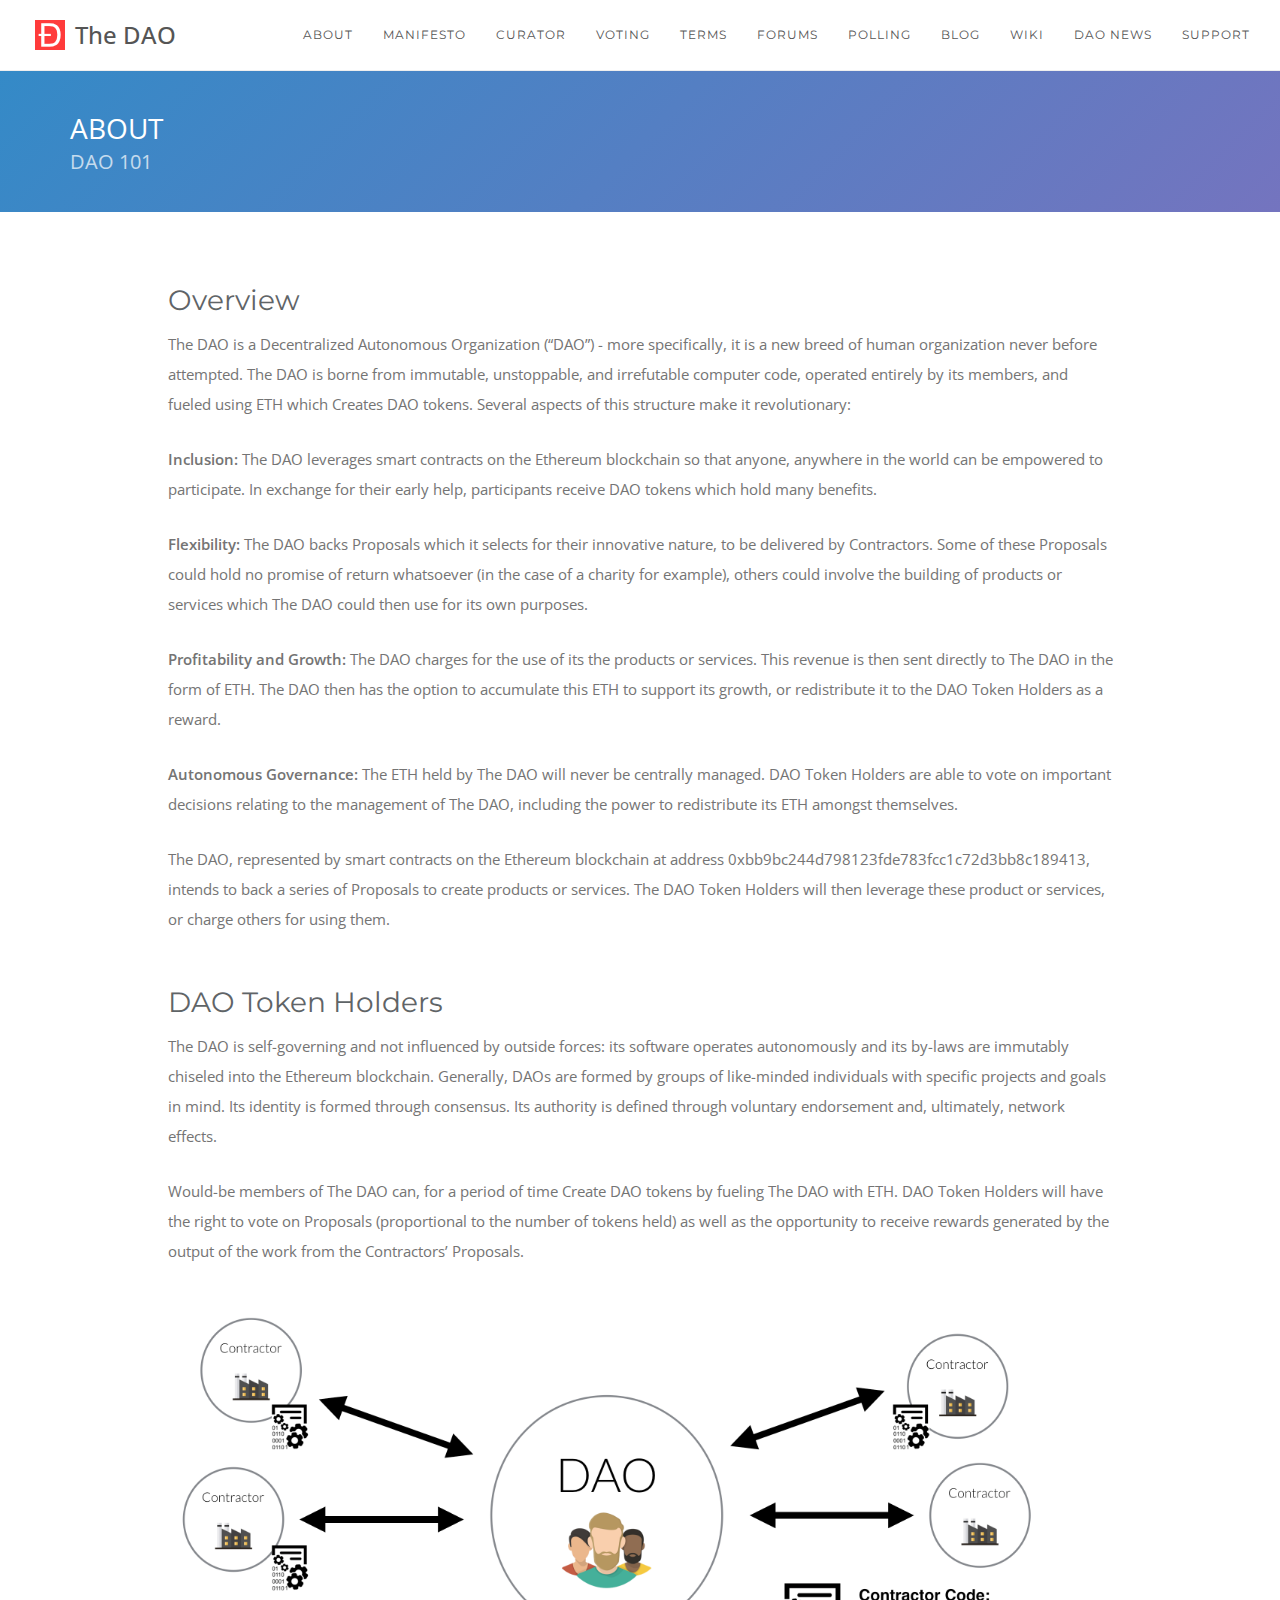
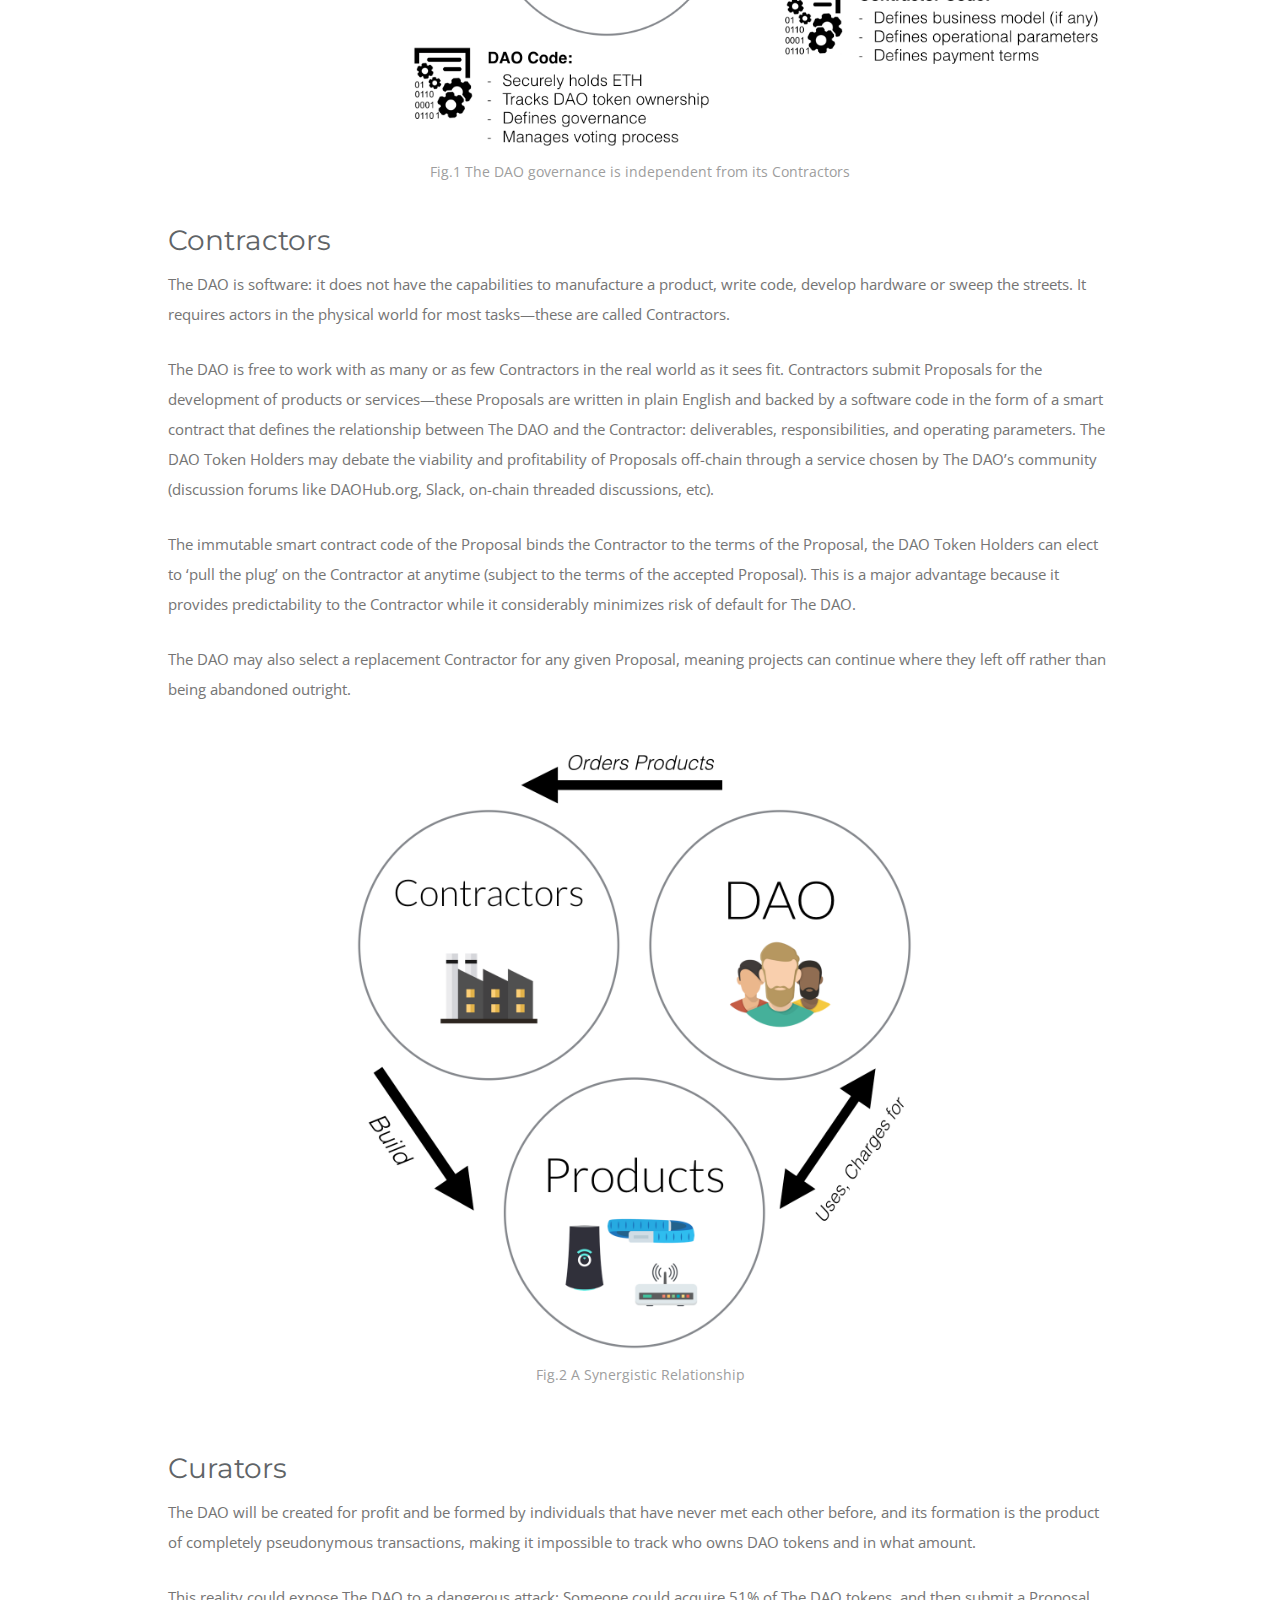
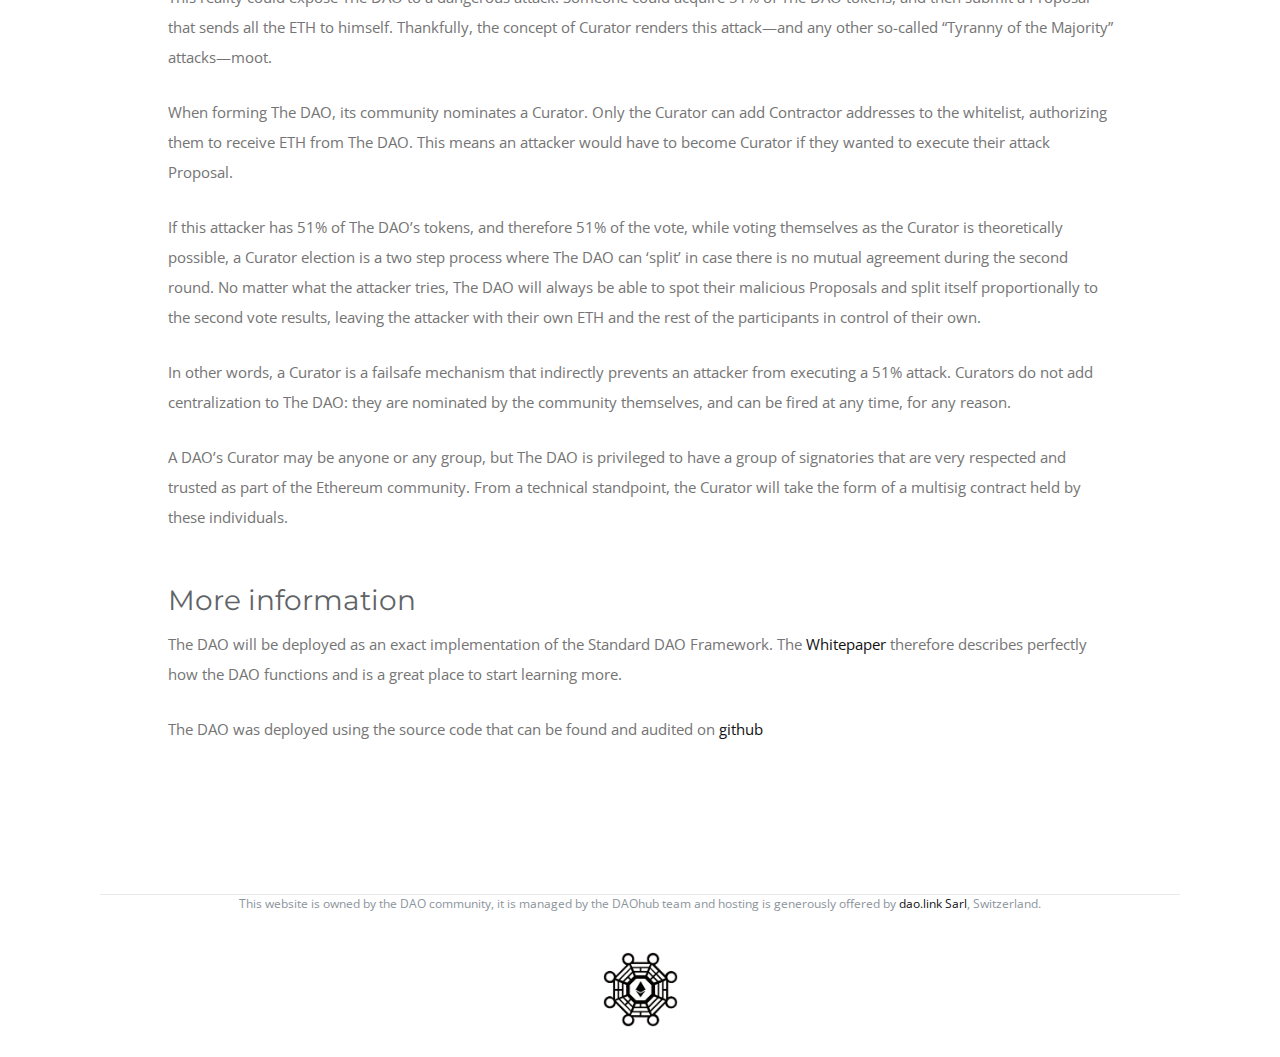
<file: about.html>
<!DOCTYPE html>
<html lang="en">


    <head>
        <title>The DAO - About</title>
        <meta name="description" content="The DAO - the first Decentralized Autonomous Organization on the Ethereum blockchain">
        <meta name="keywords" content="DAO, ethereum, blockchain, decentralized, autonomous, organization">
        <meta charset="utf-8">
        <meta name="author" content="The DAO's Community">
        <meta http-equiv="X-UA-Compatible" content="IE=edge">
        <meta name="viewport" content="width=device-width, initial-scale=1.0, maximum-scale=1.0" />

        <!-- Favicons -->
        <link rel="shortcut icon" href="_assets/img/favicon.png">

        <!--
        <link rel="apple-touch-icon" href="_assets/img/apple-touch-icon.png">
        <link rel="apple-touch-icon" sizes="72x72" href="_assets/img/apple-touch-icon-72x72.png">
        <link rel="apple-touch-icon" sizes="114x114" href="_assets/img/apple-touch-icon-114x114.png">
        -->

        <!-- Load Core CSS
        =====================================-->
        <link rel="stylesheet" href="assets/css/core/bootstrap.min.css">
        <link rel="stylesheet" href="assets/css/core/animate.min.css">

        <!-- Load Main CSS
        =====================================-->
        <link rel="stylesheet" href="assets/css/main/main.css">
        <link rel="stylesheet" href="assets/css/main/setting.css">
        <link rel="stylesheet" href="assets/css/main/hover.css">

        <!-- Load Magnific Popup CSS
        =====================================-->
        <!-- <link rel="stylesheet" href="assets/css/magnific/magic.min.css"> -->
        <!-- <link rel="stylesheet" href="assets/css/magnific/magnific-popup.css">
        <link rel="stylesheet" href="assets/css/magnific/magnific-popup-zoom-gallery.css"> -->

        <!-- Load OWL Carousel CSS
        =====================================-->
        <!--<link rel="stylesheet" href="assets/css/owl-carousel/owl.carousel.css">
        <link rel="stylesheet" href="assets/css/owl-carousel/owl.theme.css">
        <link rel="stylesheet" href="assets/css/owl-carousel/owl.transitions.css">-->

        <!-- Load Color CSS - Please uncomment to apply the color.
        =====================================
        <link rel="stylesheet" href="assets/css/color/blue.css">
        <link rel="stylesheet" href="assets/css/color/brown.css">
        <link rel="stylesheet" href="assets/css/color/cyan.css">
        <link rel="stylesheet" href="assets/css/color/dark.css">
        <link rel="stylesheet" href="assets/css/color/green.css">
        <link rel="stylesheet" href="assets/css/color/orange.css">
        <link rel="stylesheet" href="assets/css/color/purple.css">
        <link rel="stylesheet" href="assets/css/color/pink.css">
        <link rel="stylesheet" href="assets/css/color/red.css">
        <link rel="stylesheet" href="assets/css/color/yellow.css">-->
        <link rel="stylesheet" href="assets/css/color/pasific.css">

        <!-- Load Fontbase Icons - Please Uncomment to use linea icons
        =====================================
        <link rel="stylesheet" href="assets/css/icon/linea-arrows-10.css">
        <link rel="stylesheet" href="assets/css/icon/linea-basic-10.css">
        <link rel="stylesheet" href="assets/css/icon/linea-basic-elaboration-10.css">
        <link rel="stylesheet" href="assets/css/icon/linea-ecommerce-10.css">
        <link rel="stylesheet" href="assets/css/icon/linea-music-10.css">
        <link rel="stylesheet" href="assets/css/icon/linea-software-10.css">
        <link rel="stylesheet" href="assets/css/icon/linea-weather-10.css">-->
        <link rel="stylesheet" href="assets/css/icon/font-awesome.css">
        <link rel="stylesheet" href="assets/css/icon/et-line-font.css">

        <!-- Load JS
        HTML5 shim and Respond.js for IE8 support of HTML5 elements and media queries
        WARNING: Respond.js doesn't work if you view the page via file://
        =====================================-->

        <!--[if lt IE 9]>
          <script src="https://oss.maxcdn.com/html5shiv/3.7.2/html5shiv.min.js"></script>
          <script src="https://oss.maxcdn.com/respond/1.4.2/respond.min.js"></script>
        <![endif]-->

        <!--- Load Custom Css -->
        <link rel="stylesheet" href="custom.css">

    </head>




    <body id="page-top" data-offset="100">

        <!-- Page Loader
        ===================================== -->
		<div id="pageloader">
			<div class="loader-item">
                <img src="_assets/img/other/puff.svg" alt="page loader">
            </div>
		</div>

        <a href="#page-top" class="go-to-top">
            <i class="fa fa-long-arrow-up"></i>
        </a>


        <!-- Navigation Area
        ===================================== -->
        <nav class="navbar navbar-pasific navbar-mp navbar-standart navbar-fixed-top">
            <div class="container-fluid">
                <div class="navbar-header">
                    <button type="button" class="navbar-toggle" data-toggle="collapse" data-target=".navbar-main-collapse">
                        <i class="fa fa-bars"></i>
                    </button>
                    <a class="navbar-brand page-scroll" href="index.html">
                        <img src="_assets/img/logo/logo-default.png" alt="logo">
                        The DAO
                    </a>
                </div>

                <div class="navbar-collapse collapse navbar-main-collapse">

                    <ul class="nav navbar-nav">


                       <!--<li><a href="creation.html" class="color-light">Creation</a></li>-->
                        <!--<li><a href="proposals.html" class="color-light">Proposals</a></li>-->
						<li><a href="about.html" class="color-light">About</a></li>
                        <li><a href="manifesto.html" class="color-light">Manifesto</a></li>
                        <li><a href="curator.html" class="color-light">Curator</a></li>
                        <li><a href="voting.html" class="color-light">Voting</a></li>
                        <li><a href="explainer.html" class="color-light">Terms</a></li>
						<li><a href="forums.html" class="color-light">Forums</a></li>
                        <li><a href="http://dao.consider.it" class="color-light">Polling</a></li>
                        <li><a href="https://blog.daohub.org/" class="color-light" target="_new">Blog</a></li>
						<li><a href="https://daowiki.atlassian.net/wiki/" class="color-light">Wiki</a></li>
                        <li><a href="http://thedailydao.io/" class="color-light">DAO news</a></li>
                        <li><a href="https://forum.daohub.org/c/theDAO/support" class="color-light">Support</a></li>

                    </ul>

                </div>
            </div>
        </nav>







        <!-- Subheader Area
        ===================================== -->
        <header class="bg-grad-stellar mt70">

            <div class="container">
                <div class="row mt20 mb30">
                    <div class="col-md-6 text-left">
                        <h3 class="color-light text-uppercase animated" data-animation="fadeInUp" data-animation-delay="100">About<small class="color-light alpha7">DAO 101</small></h3>
                    </div>

                </div>
            </div>

        </header>










        <!-- Blog Area
        ===================================== -->
        <section id="blog" class="pt50 pb50">
            <div class="container">

                <div class="row">
                    <div class="col-md-10 col-md-offset-1">

                        <div class="blog-three-mini">


                            <h3 class="color-dark">Overview</h3>

                            <p>The DAO is a Decentralized Autonomous Organization (“DAO”) - more specifically, it is a new breed of human organization never before attempted. The DAO is borne from immutable, unstoppable, and irrefutable computer code, operated entirely by its members, and fueled using ETH which Creates DAO tokens. Several aspects of this structure make it revolutionary:</p>

                            <p><strong>Inclusion:</strong> The DAO leverages smart contracts on the Ethereum blockchain so that anyone, anywhere in the world can be empowered to participate. In exchange for their early help, participants receive DAO tokens which hold many benefits.</p>

                            <p><strong>Flexibility:</strong> The DAO backs Proposals which it selects for their innovative nature, to be delivered by Contractors. Some of these Proposals could hold no promise of return whatsoever (in the case of a charity for example), others could involve the building of products or services which The DAO could then use for its own purposes. </p>


                            <p><strong>Profitability and Growth:</strong> The DAO charges for the use of its the products or services. This revenue is then sent directly to The DAO in the form of ETH. The DAO then has the option to accumulate this ETH to support its growth, or redistribute it to the DAO Token Holders as a reward.</p>

                            <p><strong>Autonomous Governance:</strong> The ETH held by The DAO will never be centrally managed. DAO Token Holders are able to vote on important decisions relating to the management of The DAO, including the power to redistribute its ETH amongst themselves.</p>

                            <p>The DAO, represented by smart contracts on the Ethereum blockchain at address 0xbb9bc244d798123fde783fcc1c72d3bb8c189413, intends to back a series of Proposals to create products or services. The DAO Token Holders will then leverage these product or services, or charge others for using them.</p>




                            <h3 class="color-dark pt25">DAO Token Holders</h3>

                            <p>The DAO is self-governing and not influenced by outside forces: its software operates autonomously and its by-laws are immutably chiseled into the Ethereum blockchain. Generally, DAOs are formed by groups of like-minded individuals with specific projects and goals in mind. Its identity is formed through consensus. Its authority is defined through voluntary endorsement and, ultimately, network effects.</p>


                            <p>Would-be members of The DAO can, for a period of time Create DAO tokens by fueling The DAO with ETH. DAO Token Holders will have the right to vote on Proposals (proportional to the number of tokens held) as well as the opportunity to receive rewards generated by the output of the work from the Contractors’ Proposals.</p>


                            <p align="center" class="mt45 mb35">
                                <img src="_assets/img/about/independence.png" alt="independence"  class="img-responsive">
                                <small>Fig.1 The DAO governance is independent from its Contractors</small>
                            </p>




                            <h3 class="color-dark">Contractors</h3>

                            <p>The DAO is software: it does not have the capabilities to manufacture a product, write code, develop hardware or sweep the streets. It requires actors in the physical world for most tasks&mdash;these are called Contractors.</p>

                            <p>The DAO is free to work with as many or as few Contractors in the real world as it sees fit. Contractors submit Proposals for the development of products or services&mdash;these Proposals are written in plain English and backed by a software code in the form of a smart contract that defines the relationship between The DAO and the Contractor: deliverables, responsibilities, and operating parameters. The DAO Token Holders may debate the viability and profitability of Proposals off-chain through a service chosen by The DAO’s community (discussion forums like DAOHub.org, Slack, on-chain threaded discussions, etc).</p>


                            <p>The immutable smart contract code of the Proposal binds the Contractor to the terms of the Proposal, the DAO Token Holders can elect to ‘pull the plug’ on the Contractor at anytime (subject to the terms of the accepted Proposal). This is a major advantage because it provides predictability to the Contractor while it considerably minimizes risk of default for The DAO. </p>

                            <p>The DAO may also select a replacement Contractor for any given Proposal, meaning projects can continue where they left off rather than being abandoned outright.</p>


                            <p align="center" class="mt45 mb35">
                                <img src="_assets/img/about/synergistic.png" alt="Synergistic" width="600" class="img-responsive">
                                <small>Fig.2 A Synergistic Relationship</small>
                            </p>




                            <h3 class="color-dark pt25">Curators</h3>

                            <p>The DAO will be created for profit and be formed by individuals that have never met each other before, and its formation is the product of completely pseudonymous transactions, making it impossible to track who owns DAO tokens and in what amount.</p>

                            <p>This reality could expose The DAO to a dangerous attack: Someone could acquire 51% of The DAO tokens, and then submit a Proposal that sends all the ETH to himself. Thankfully, the concept of Curator renders this attack&mdash;and any other so-called “Tyranny of the Majority” attacks&mdash;moot.</p>


                            <p>When forming The DAO, its community nominates a Curator. Only the Curator can add Contractor addresses to the whitelist, authorizing them to receive ETH from The DAO. This means an attacker would have to become Curator if they wanted to execute their attack Proposal.</p>

                            <p>If this attacker has 51% of The DAO’s tokens, and therefore 51% of the vote, while voting themselves as the Curator is theoretically possible, a Curator election is a two step process where The DAO can ‘split’ in case there is no mutual agreement during the second round. No matter what the attacker tries, The DAO will always be able to spot their malicious Proposals and split itself proportionally to the second vote results, leaving the attacker with their own ETH and the rest of the participants in control of their own.</p>


                            <p>In other words, a Curator is a failsafe mechanism that indirectly prevents an attacker from executing a 51% attack. Curators do not add centralization to The DAO: they are nominated by the community themselves, and can be fired at any time, for any reason.</p>

                            <p>A DAO’s Curator may be anyone or any group, but The DAO is privileged to have a group of signatories that are very respected and trusted as part of the Ethereum community. From a technical standpoint, the Curator will take the form of a multisig contract held by these individuals.</p>




                            <h3 class="color-dark pt25">More information</h3>

                            <p>The DAO will be deployed as an exact implementation of the Standard DAO Framework. The <a href="https://download.slock.it/public/DAO/WhitePaper.pdf" target="_new">Whitepaper</a> therefore describes perfectly how the DAO functions and is a great place to start learning more.</p>

                            <p>The DAO was deployed using the source code that can be found and audited on <a href="https://github.com/slockit/dao" target="_new">github</a></p>

                        </div>

                    </div>

                </div>

            </div>
        </section>











        <!-- Footer Area
        =====================================-->
        <footer id="footer" class="footer-one center-block bg-light pt50 pb30">
            <div class="container">
                <div class="row">

                    <!-- <div class="col-md-2 col-xs-12 mb25">
                        <div class="navbar-brand-footer center-block">The DAO</div>
                        <div class="copyright center-block">&copy; 2016. All rights reserved.</div>
                    </div> -->

                     <div class="col-md-12 col-xs-12 text-center">
                        <div class="row">
                            <div class="col-sm-12">
                                <ul class=" bb-solid-1">
                                </ul>
                                </ul>
                            </div>
                        </div>
                        <div class="imprint">
                            This website is owned by the DAO community, it is managed by the DAOhub team and hosting is generously offered by <a href="http://daolink.io" target="_new">dao.link Sarl</a>, Switzerland.
                        </div>
                        <br>
                        </br>
                        <div>
                            <img src="_assets/img/daohub_sharp(inverted).png" width="75" height="75" alt="DAOhub" class="FooterLogo">
                        </div>
                    </div>


                </div>

            </div>
        </footer>







        <!-- JQuery Core
        =====================================-->
        <script src="assets/js/core/jquery.min.js"></script>
        <script src="assets/js/core/bootstrap.min.js"></script>

        <!-- Magnific Popup
        =====================================-->
        <!-- <script src="assets/js/magnific-popup/jquery.magnific-popup.min.js"></script>
        <script src="assets/js/magnific-popup/magnific-popup-zoom-gallery.js"></script>
         -->


        <!-- Progress Bars
        =====================================-->
        <!-- <script src="assets/js/progress-bar/bootstrap-progressbar.js"></script>
        <script src="assets/js/progress-bar/bootstrap-progressbar-main.js"></script>   -->


        <!-- Typed
        =====================================-->
        <script src="assets/js/typed/typed.min.js"></script>





        <!-- JQuery Main
        =====================================-->
        <script src="assets/js/main/jquery.appear.js"></script>
        <!-- <script src="assets/js/main/isotope.pkgd.min.js"></script> -->
        <!-- <script src="assets/js/main/parallax.min.js"></script> -->
        <script src="assets/js/main/jquery.countTo.js"></script>
        <script src="assets/js/main/owl.carousel.min.js"></script>
        <!-- <script src="assets/js/main/jquery.sticky.js"></script> -->
        <script src="assets/js/main/imagesloaded.pkgd.min.js"></script>
        <script src="assets/js/main/main.js"></script>

        <script src="custom.js"></script>





        <script>
        (function(i,s,o,g,r,a,m){i['GoogleAnalyticsObject']=r;i[r]=i[r]||function(){
        (i[r].q=i[r].q||[]).push(arguments)},i[r].l=1*new Date();a=s.createElement(o),
        m=s.getElementsByTagName(o)[0];a.async=1;a.src=g;m.parentNode.insertBefore(a,m)
        })(window,document,'script','https://www.google-analytics.com/analytics.js','ga');

        ga('create', 'UA-52631731-4', 'auto');
        ga('send', 'pageview');

        </script>
    </body>
</html>
</file>
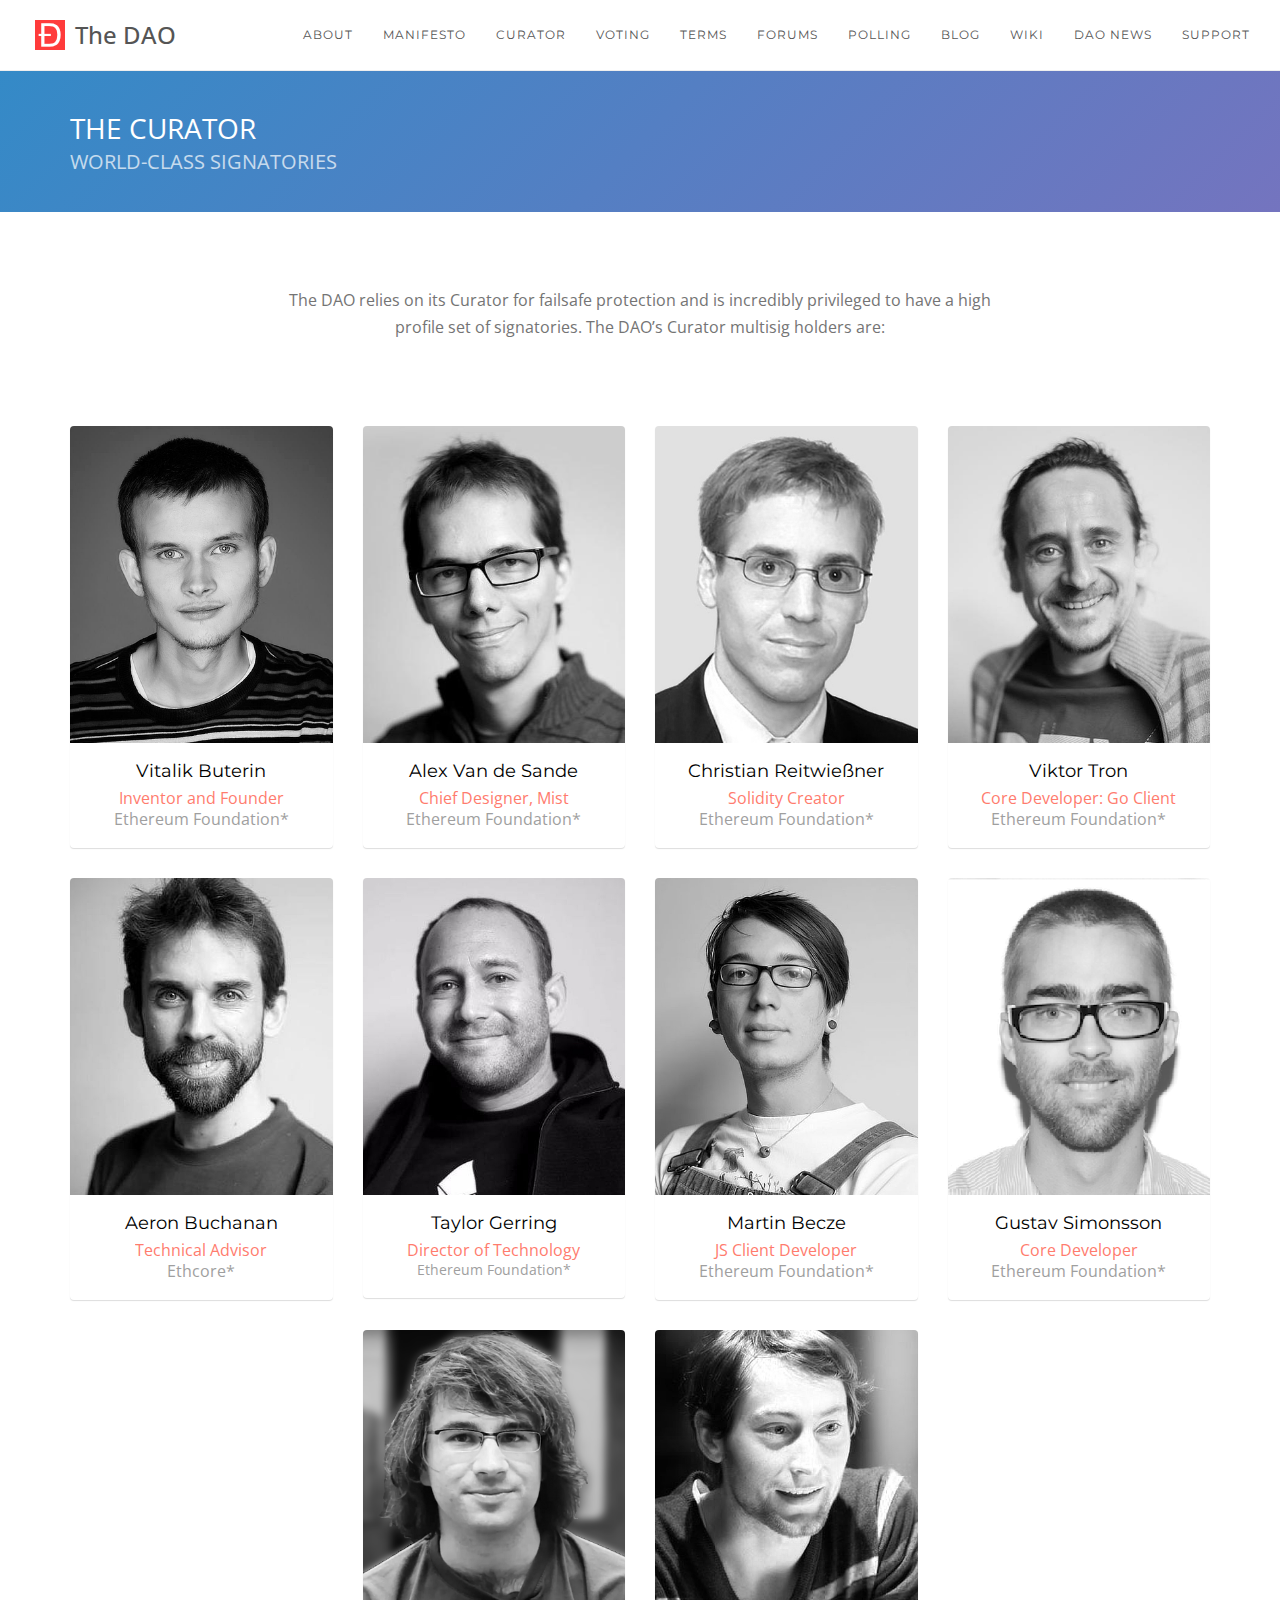
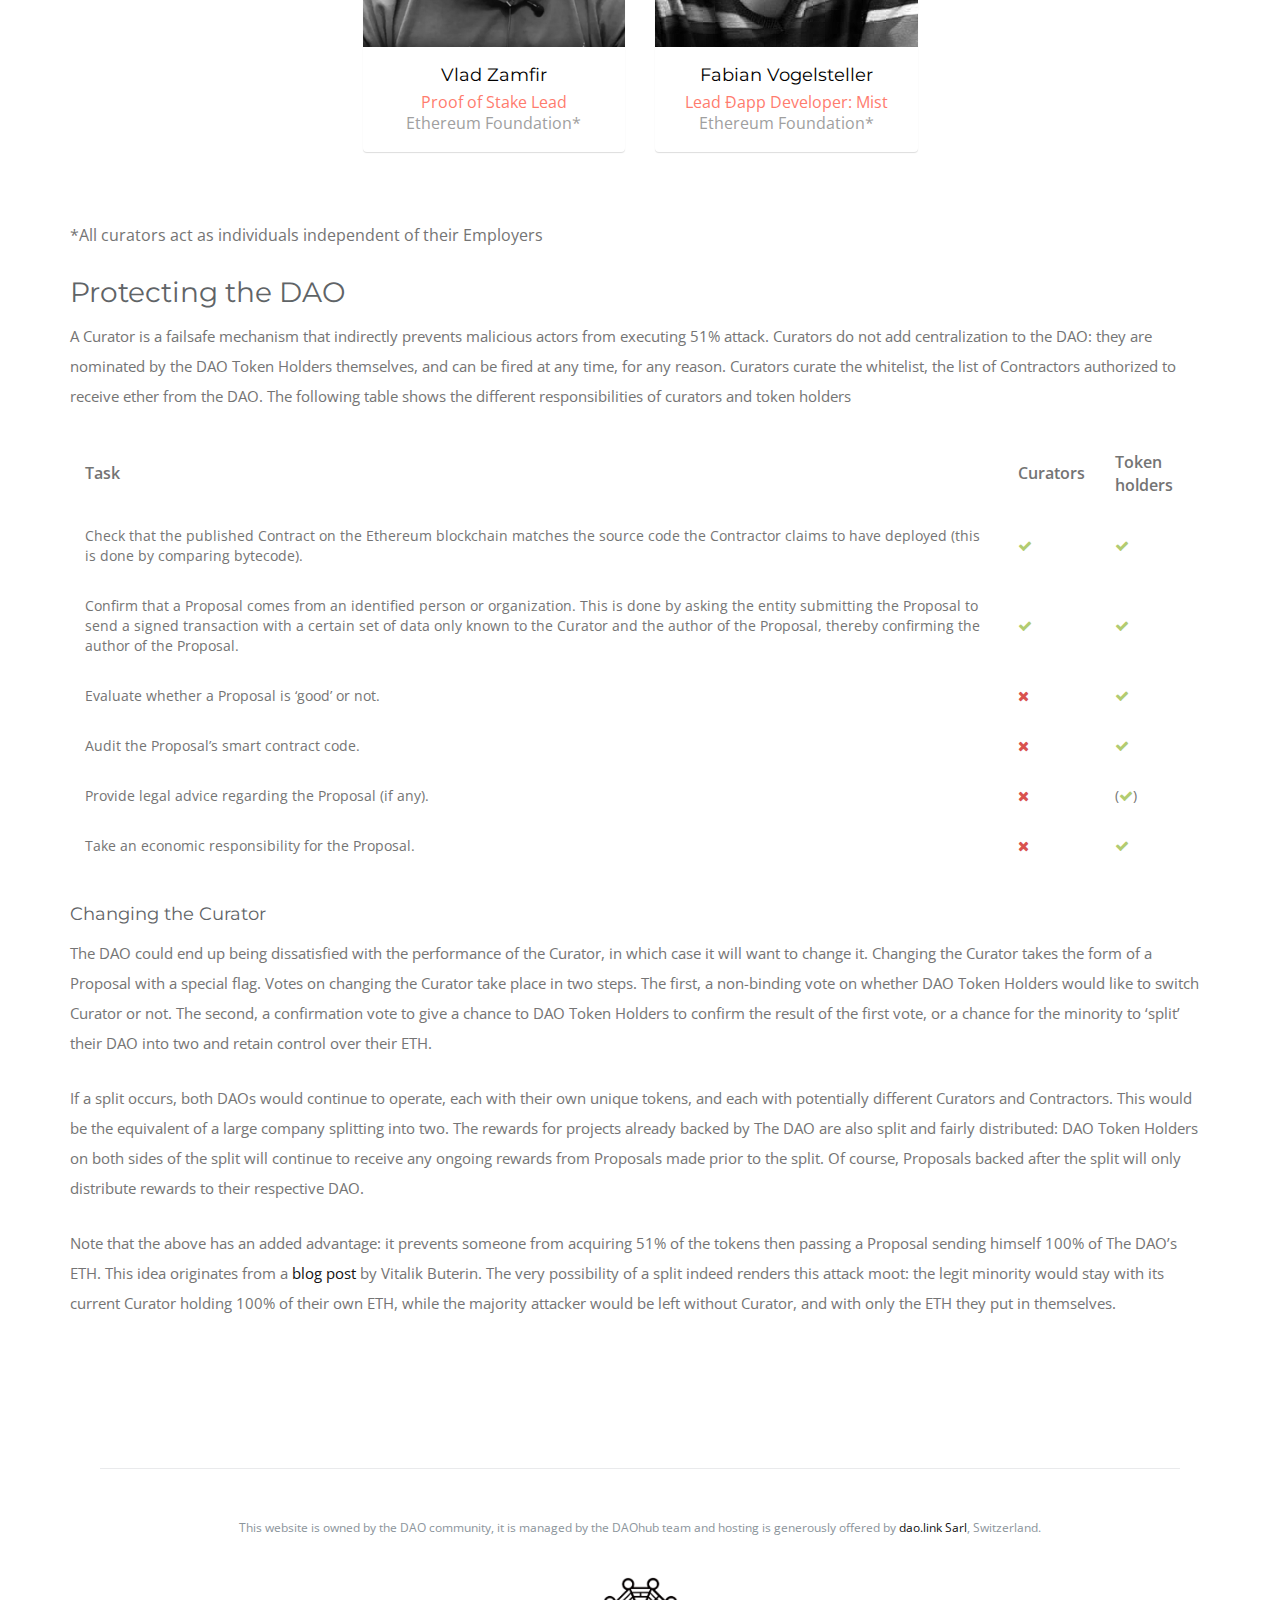
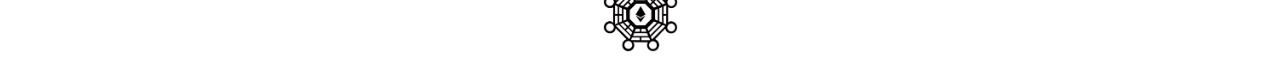
<file: curator.html>
<!DOCTYPE html>
<html lang="en">


    <head>
        <title>The DAO - Curator</title>
        <meta name="description" content="The DAO - the first Decentralized Autonomous Organization on the Ethereum blockchain">
        <meta name="keywords" content="DAO, ethereum, blockchain, decentralized, autonomous, organization">
        <meta charset="utf-8">
        <meta name="author" content="The DAO's Community">
        <meta http-equiv="X-UA-Compatible" content="IE=edge">
        <meta name="viewport" content="width=device-width, initial-scale=1.0, maximum-scale=1.0" />

        <!-- Favicons -->
        <link rel="shortcut icon" href="_assets/img/favicon.png">

        <!--
        <link rel="apple-touch-icon" href="_assets/img/apple-touch-icon.png">
        <link rel="apple-touch-icon" sizes="72x72" href="_assets/img/apple-touch-icon-72x72.png">
        <link rel="apple-touch-icon" sizes="114x114" href="_assets/img/apple-touch-icon-114x114.png">
        -->

        <!-- Load Core CSS
        =====================================-->
        <link rel="stylesheet" href="assets/css/core/bootstrap.min.css">
        <link rel="stylesheet" href="assets/css/core/animate.min.css">

        <!-- Load Main CSS
        =====================================-->
        <link rel="stylesheet" href="assets/css/main/main.css">
        <link rel="stylesheet" href="assets/css/main/setting.css">
        <link rel="stylesheet" href="assets/css/main/hover.css">

        <!-- Load Magnific Popup CSS
        =====================================-->
        <!-- <link rel="stylesheet" href="assets/css/magnific/magic.min.css"> -->
        <!-- <link rel="stylesheet" href="assets/css/magnific/magnific-popup.css">
        <link rel="stylesheet" href="assets/css/magnific/magnific-popup-zoom-gallery.css"> -->

        <!-- Load OWL Carousel CSS
        =====================================-->
        <!--<link rel="stylesheet" href="assets/css/owl-carousel/owl.carousel.css">
        <link rel="stylesheet" href="assets/css/owl-carousel/owl.theme.css">
        <link rel="stylesheet" href="assets/css/owl-carousel/owl.transitions.css">-->

        <!-- Load Color CSS - Please uncomment to apply the color.
        =====================================
        <link rel="stylesheet" href="assets/css/color/blue.css">
        <link rel="stylesheet" href="assets/css/color/brown.css">
        <link rel="stylesheet" href="assets/css/color/cyan.css">
        <link rel="stylesheet" href="assets/css/color/dark.css">
        <link rel="stylesheet" href="assets/css/color/green.css">
        <link rel="stylesheet" href="assets/css/color/orange.css">
        <link rel="stylesheet" href="assets/css/color/purple.css">
        <link rel="stylesheet" href="assets/css/color/pink.css">
        <link rel="stylesheet" href="assets/css/color/red.css">
        <link rel="stylesheet" href="assets/css/color/yellow.css">-->
        <link rel="stylesheet" href="assets/css/color/pasific.css">

        <!-- Load Fontbase Icons - Please Uncomment to use linea icons
        =====================================
        <link rel="stylesheet" href="assets/css/icon/linea-arrows-10.css">
        <link rel="stylesheet" href="assets/css/icon/linea-basic-10.css">
        <link rel="stylesheet" href="assets/css/icon/linea-basic-elaboration-10.css">
        <link rel="stylesheet" href="assets/css/icon/linea-ecommerce-10.css">
        <link rel="stylesheet" href="assets/css/icon/linea-music-10.css">
        <link rel="stylesheet" href="assets/css/icon/linea-software-10.css">
        <link rel="stylesheet" href="assets/css/icon/linea-weather-10.css">-->
        <link rel="stylesheet" href="assets/css/icon/font-awesome.css">
        <link rel="stylesheet" href="assets/css/icon/et-line-font.css">

        <!-- Load JS
        HTML5 shim and Respond.js for IE8 support of HTML5 elements and media queries
        WARNING: Respond.js doesn't work if you view the page via file://
        =====================================-->

        <!--[if lt IE 9]>
          <script src="https://oss.maxcdn.com/html5shiv/3.7.2/html5shiv.min.js"></script>
          <script src="https://oss.maxcdn.com/respond/1.4.2/respond.min.js"></script>
        <![endif]-->

        <!--- Load Custom Css -->
        <link rel="stylesheet" href="custom.css">

    </head>




    <body id="page-top" data-offset="100">

        <!-- Page Loader
        ===================================== -->
		<div id="pageloader">
			<div class="loader-item">
                <img src="_assets/img/other/puff.svg" alt="page loader">
            </div>
		</div>

        <a href="#page-top" class="go-to-top">
            <i class="fa fa-long-arrow-up"></i>
        </a>


        <!-- Navigation Area
        ===================================== -->
        <nav class="navbar navbar-pasific navbar-mp navbar-standart navbar-fixed-top">
            <div class="container-fluid">
                <div class="navbar-header">
                    <button type="button" class="navbar-toggle" data-toggle="collapse" data-target=".navbar-main-collapse">
                        <i class="fa fa-bars"></i>
                    </button>
                    <a class="navbar-brand page-scroll" href="index.html">
                        <img src="_assets/img/logo/logo-default.png" alt="logo">
                        The DAO
                    </a>
                </div>

                <div class="navbar-collapse collapse navbar-main-collapse">

                    <ul class="nav navbar-nav">

                        <!--<li><a href="creation.html" class="color-light">Creation</a></li>-->
                        <!--<li><a href="proposals.html" class="color-light">Proposals</a></li>-->
						            <li><a href="about.html" class="color-light">About</a></li>
                        <li><a href="manifesto.html" class="color-light">Manifesto</a></li>
                        <li><a href="curator.html" class="color-light">Curator</a></li>
                        <li><a href="voting.html" class="color-light">Voting</a></li>
                        <li><a href="explainer.html" class="color-light">Terms</a></li>
						            <li><a href="forums.html" class="color-light">Forums</a></li>
                        <li><a href="http://dao.consider.it" class="color-light">Polling</a></li>
                        <li><a href="https://blog.daohub.org/" class="color-light" target="_new">Blog</a></li>
						            <li><a href="https://daowiki.atlassian.net/wiki/" class="color-light">Wiki</a></li>
                        <li><a href="http://thedailydao.io/" class="color-light">DAO news</a></li>
                        <li><a href="https://forum.daohub.org/c/theDAO/support" class="color-light">Support</a></li>

                    </ul>

                </div>
            </div>
        </nav>







        <!-- Subheader Area
        ===================================== -->
        <header class="bg-grad-stellar mt70">

            <div class="container">
                <div class="row mt20 mb30">
                    <div class="col-md-6 text-left">
                        <h3 class="color-light text-uppercase animated" data-animation="fadeInUp" data-animation-delay="100">The Curator<small class="color-light alpha7">World-class Signatories</small></h3>
                    </div>

                </div>
            </div>

        </header>










        <!-- Blog Area
        ===================================== -->
        <section id="blog" class="pt75 pb50">


            <div class="container">

                <!-- title and short description start -->
                <div class="row">


                    <div class="col-md-8 col-md-offset-2 text-center">

                        <p class="">
                            The DAO relies on its Curator for failsafe protection and is incredibly privileged to have a high profile set of signatories. The DAO’s Curator multisig holders are:
                        </p>

                    </div>
                </div>


            </div>




            <!-- Team Two -->
            <div class="container mt30" >



                <div class="row">


                    <div class="col-xs-3 mt30" >
                        <div class="team team-two">
                            <img  src="_assets/img/curator/vitalik_buterin.png" alt="" class="img-responsive">
                            <div class="team-social">
                                <a href="https://twitter.com/vitalikbuterin?lang=en" target="_new"><i class="fa fa-fw">&#xf099</i></a>
                                <a href="https://github.com/vbuterin"><i class="fa fa-github"></i></a>
                            </div>
                            <h5>Vitalik Buterin<small class="color-pasific">Inventor and Founder</small><small>Ethereum Foundation*</small></h5>
                        </div>
                    </div>


                    <div class="col-xs-3 mt30" >
                        <div class="team team-two">
                            <img  src="_assets/img/curator/alex_van_de_sande.png" alt="" class="img-responsive">
                            <div class="team-social">
                                <a href="https://twitter.com/avsa" target="_new"><i class="fa fa-fw">&#xf099</i></a>
                                <a href="https://github.com/alexvandesande" target="_new"><i class="fa fa-github"></i></a>
                            </div>
                            <h5>Alex Van de Sande<small class="color-pasific">Chief Designer, Mist</small><small>Ethereum Foundation*</small></h5>
                        </div>
                    </div>




                    <div class="col-xs-3 mt30" >
                        <div class="team team-two">
                            <img  src="_assets/img/curator/christian_reitwiessner.png" alt="" class="img-responsive">
                            <div class="team-social">
                                <a href="https://twitter.com/ethchris" target="_new"><i class="fa fa-fw">&#xf099</i></a>
                                <a href="https://github.com/chriseth" target="_new"><i class="fa fa-github"></i></a>
                            </div>
                            <h5>Christian Reitwießner<small class="color-pasific">Solidity Creator</small><small>Ethereum Foundation*</small></h5>
                        </div>
                    </div>


                    <div class="col-xs-3 mt30" >
                        <div class="team team-two">
                            <img  src="_assets/img/curator/viktor_tron.png" alt="" class="img-responsive">
                            <div class="team-social">
                                <a href="https://twitter.com/zeligf" target="_new"><i class="fa fa-fw">&#xf099</i></a>
                                <a href="https://github.com/zelig" target="_new"><i class="fa fa-github"></i></a>
                            </div>
                            <h5>Viktor Tron<small class="color-pasific"> Core Developer: Go Client</small><small>Ethereum Foundation*</small></h5>
                        </div>
                    </div>

                </div>







                 <div class="row">



                    <div class="col-xs-3 mt30" >
                        <div class="team team-two">
                            <img  src="_assets/img/curator/aeron_buchanan.png" alt="" class="img-responsive">
                            <div class="team-social">
                                <a href="https://twitter.com/aeronoxio" target="_new"><i class="fa fa-fw">&#xf099</i></a>
                                <a href="https://github.com/aeronbuchanan" target="_new"><i class="fa fa-github"></i></a>
                            </div>
                            <h5>Aeron Buchanan<small class="color-pasific">Technical Advisor</small><small>Ethcore*</small></h5>
                        </div>
                    </div>

                    <div class="col-xs-3 mt30" >
                        <div class="team team-two">
                            <img  src="_assets/img/curator/taylor_gerring.png" alt=""  class="img-responsive">
                            <div class="team-social">
                                <a href="https://twitter.com/TaylorGerring" target="_new"><i class="fa fa-fw">&#xf099</i></a>
                                <a href="https://github.com/tgerring" target="_new"><i class="fa fa-github"></i></a>
                            </div>
                            <h5>Taylor Gerring<small class="color-pasific">Director of Technology</small><small style="font-size: 80%">Ethereum Foundation*</small></h5>
                        </div>
                    </div>

                  <div class="col-xs-3 mt30" >
                        <div class="team team-two">
                            <img  src="_assets/img/curator/martin_becze.png" alt="" class="img-responsive">
                            <div class="team-social">
                                <a href="https://twitter.com/ethereumproject" target="_new"><i class="fa fa-fw">&#xf099</i></a>
                                <a href="https://github.com/wanderer" target="_new"><i class="fa fa-github"></i></a>
                            </div>
                            <h5>Martin Becze<small class="color-pasific">JS Client Developer</small><small>Ethereum Foundation*</small></h5>

                        </div>
                    </div>



                      <div class="col-xs-3 mt30" >
                        <div class="team team-two">
                            <img  src="_assets/img/curator/gustav_simonsson.png" alt="" class="img-responsive">
                            <div class="team-social">
                                <a href="https://twitter.com/classygustav" target="_new"><i class="fa fa-fw">&#xf099</i></a>
                                <a href="https://github.com/Gustav-Simonsson" target="_new"><i class="fa fa-github"></i></a>
                            </div>
                            <h5>Gustav Simonsson<small class="color-pasific">Core Developer</small><small>Ethereum Foundation*</small></h5>
                        </div>
                    </div>

                </div>







                 <div class="row">

                    <div class="col-xs-3"></div>




                     <div class="col-xs-3 mt30" >
                        <div class="team team-two">
                            <img  src="_assets/img/curator/vlad_zamfir.png" alt="" class="img-responsive">
                            <div class="team-social">
                                <a href="https://twitter.com/VladZamfir" target="_new"><i class="fa fa-fw">&#xf099</i></a>
                                <a href="https://github.com/vladzamfir" target="_new"><i class="fa fa-github"></i></a>
                            </div>
                            <h5>Vlad Zamfir<small class="color-pasific">Proof of Stake Lead</small><small>Ethereum Foundation*</small></h5>
                        </div>
                    </div>

                     <div class="col-xs-3 mt30" >
                        <div class="team team-two">
                            <img  src="_assets/img/curator/fabian_vogelsteller.png" alt="" class="img-responsive">
                            <div class="team-social">
                                <a href="https://twitter.com/feindura" target="_new"><i class="fa fa-fw">&#xf099</i></a>
                                <a href="https://github.com/frozeman" target="_new"><i class="fa fa-github"></i></a>
                            </div>

                            <h5>Fabian Vogelsteller<small class="color-pasific">Lead Ðapp Developer: Mist</small><small>Ethereum Foundation*</small></h5>
                        </div>
                    </div>
                     <div class="col-xs-3 "></div>

                </div>





                <div class="row pt70">
                    <div class="col-md-12">

						<p>*All curators act as individuals independent of their Employers</p>

                        <div class="blog-three-mini">



                            <h3 class="color-dark">Protecting the DAO</h3>

                            <p>A Curator is a failsafe mechanism that indirectly prevents malicious actors from executing 51% attack. Curators do not add centralization to the DAO: they are nominated by the DAO Token Holders themselves, and can be fired at any time, for any reason. Curators curate the whitelist, the list of Contractors authorized to receive ether from the DAO. The following table shows the different responsibilities of curators and token holders</p>
							
							<table style="width:100%">
								<tr>
									<th>Task</th>
									<th>Curators</th> 
									<th>Token holders</th>
								</tr>
								<tr>
									<td>Check that the published Contract on the Ethereum blockchain matches the source code the Contractor claims to have deployed (this is done by comparing bytecode).</td>
									<td><i class="fa fa-check color-green"></td> 
									<td><i class="fa fa-check color-green"></td>
								</tr>
								<tr>
									<td>Confirm that a Proposal comes from an identified person or organization. This is done by asking the entity submitting the Proposal to send a signed transaction with a certain set of data only known to the Curator and the author of the Proposal, thereby confirming the author of the Proposal.</td>
									<td><i class="fa fa-check color-green"></td> 
									<td><i class="fa fa-check color-green"></td>
								</tr>
								<tr>
									<td>Evaluate whether a Proposal is ‘good’ or not.</td>
									<td><i class="fa fa-times color-danger"></td> 
									<td><i class="fa fa-check color-green"></td>
								</tr>
								<tr>
									<td>Audit the Proposal’s smart contract code.</td>
									<td><i class="fa fa-times color-danger"></td> 
									<td><i class="fa fa-check color-green"></td>
								</tr>
								<tr>
									<td>Provide legal advice regarding the Proposal (if any).</td>
									<td><i class="fa fa-times color-danger"></td> 
									<td>(<i class="fa fa-check color-green"></i>)</td>
								</tr>
								<tr>
									<td>Take an economic responsibility for the Proposal.</td>
									<td><i class="fa fa-times color-danger"></td> 
									<td><i class="fa fa-check color-green"></td>
								</tr>
							</table>




                             <h5 class="color-dark pt20" >Changing the Curator</h5>


                            <p>The DAO could end up being dissatisfied with the performance of the Curator, in which case it will want to change it. Changing the Curator takes the form of a Proposal with a special flag. Votes on changing the Curator take place in two steps. The first, a non-binding vote on whether DAO Token Holders would like to switch Curator or not. The second, a confirmation vote to give a chance to DAO Token Holders to confirm the result of the first vote, or a chance for the minority to ‘split’ their DAO into two and retain control over their ETH.</p>

                            <p>If a split occurs, both DAOs would continue to operate, each with their own unique tokens, and each with potentially different Curators and Contractors. This would be the equivalent of a large company splitting into two. The rewards for projects already backed by The DAO are also split and fairly distributed: DAO Token Holders on both sides of the split will continue to receive any ongoing rewards from Proposals made prior to the split. Of course, Proposals backed after the split will only distribute rewards to their respective DAO.</p>


                            <p>Note that the above has an added advantage: it prevents someone from acquiring 51% of the tokens then passing a Proposal sending himself 100% of The DAO’s ETH. This idea originates from a <a href="https://blog.ethereum.org/2015/02/14/subjectivity" target="_new">blog post</a> by Vitalik Buterin. The very possibility of a split indeed renders this attack moot: the legit minority would stay with its current Curator holding 100% of their own ETH, while the majority attacker would be left without Curator, and with only the ETH they put in themselves.</p>

                        </div>

                    </div>

                </div>




            </div>


        </section>











        <!-- Footer Area
        =====================================-->
        <footer id="footer" class="footer-one center-block bg-light pt50 pb30">
            <div class="container">
                <div class="row">

                    <!-- <div class="col-md-2 col-xs-12 mb25">
                        <div class="navbar-brand-footer center-block">The DAO</div>
                        <div class="copyright center-block">&copy; 2016. All rights reserved.</div>
                    </div> -->

                    <div class="col-md-12 col-xs-12 text-center">
                        <div class="row">
                            <div class="col-sm-12">
                                <ul class=" bb-solid-1">
                                </ul>
                            </div>

                            <div class="col-sm-12 mt25">
                                <ul>

                                </ul>
                            </div>

                            <div class="imprint">
                                This website is owned by the DAO community, it is managed by the DAOhub team and hosting is generously offered by <a href="http://daolink.io" target="_new">dao.link Sarl</a>, Switzerland.
                            </div>
                            <br>
                            </br>
                            <div>
                                <img src="_assets/img/daohub_sharp(inverted).png" width="75" height="75" alt="DAOhub" class="FooterLogo">
                            </div>
                    </div>


                </div>

            </div>
        </footer>







        <!-- JQuery Core
        =====================================-->
        <script src="assets/js/core/jquery.min.js"></script>
        <script src="assets/js/core/bootstrap.min.js"></script>

        <!-- Magnific Popup
        =====================================-->
        <!-- <script src="assets/js/magnific-popup/jquery.magnific-popup.min.js"></script>
        <script src="assets/js/magnific-popup/magnific-popup-zoom-gallery.js"></script>
         -->


        <!-- Progress Bars
        =====================================-->
        <!-- <script src="assets/js/progress-bar/bootstrap-progressbar.js"></script>
        <script src="assets/js/progress-bar/bootstrap-progressbar-main.js"></script>   -->




        <!-- Typed
        =====================================-->
        <script src="assets/js/typed/typed.min.js"></script>

        <!-- JQuery Main
        =====================================-->
        <script src="assets/js/main/jquery.appear.js"></script>
        <!-- <script src="assets/js/main/isotope.pkgd.min.js"></script> -->
        <!-- <script src="assets/js/main/parallax.min.js"></script> -->
        <script src="assets/js/main/jquery.countTo.js"></script>
        <script src="assets/js/main/owl.carousel.min.js"></script>
        <!-- <script src="assets/js/main/jquery.sticky.js"></script> -->
        <script src="assets/js/main/imagesloaded.pkgd.min.js"></script>
        <script src="assets/js/main/main.js"></script>

        <script src="custom.js"></script>





    </body>
</html>
</file>
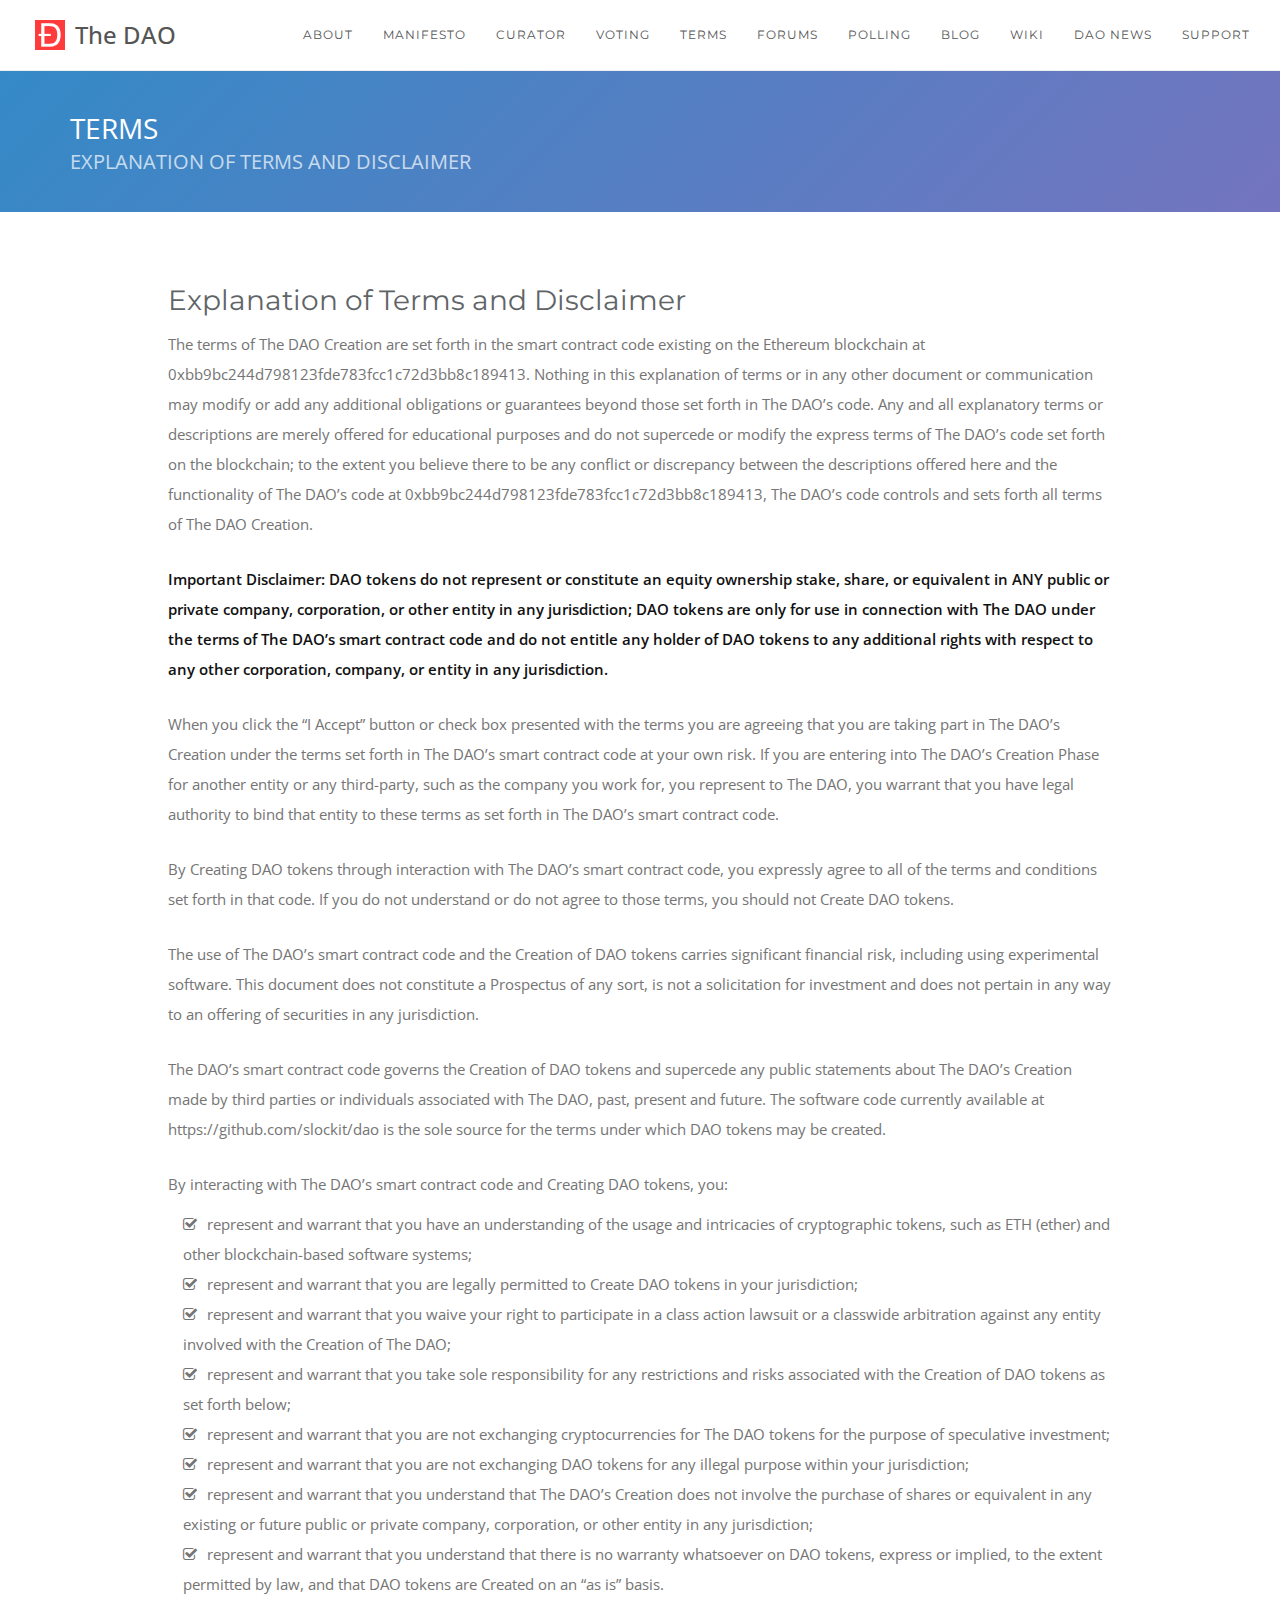
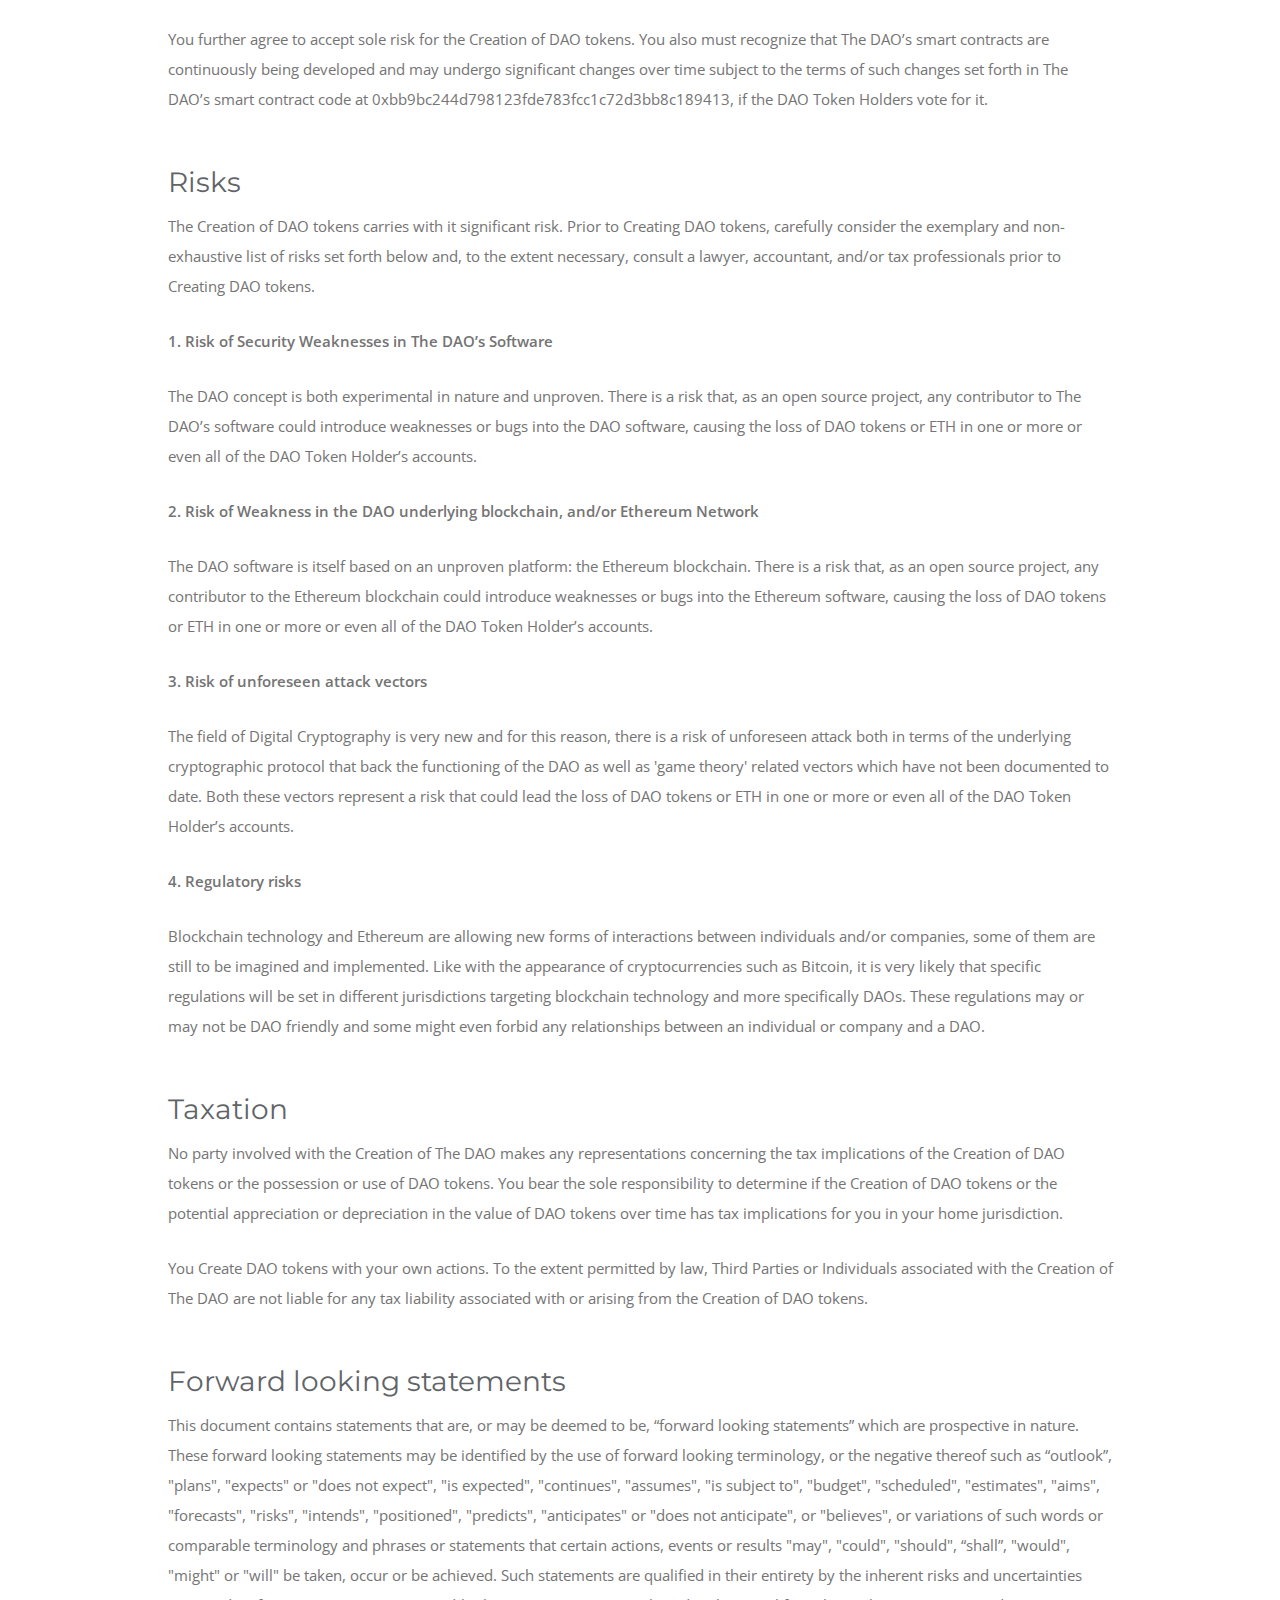
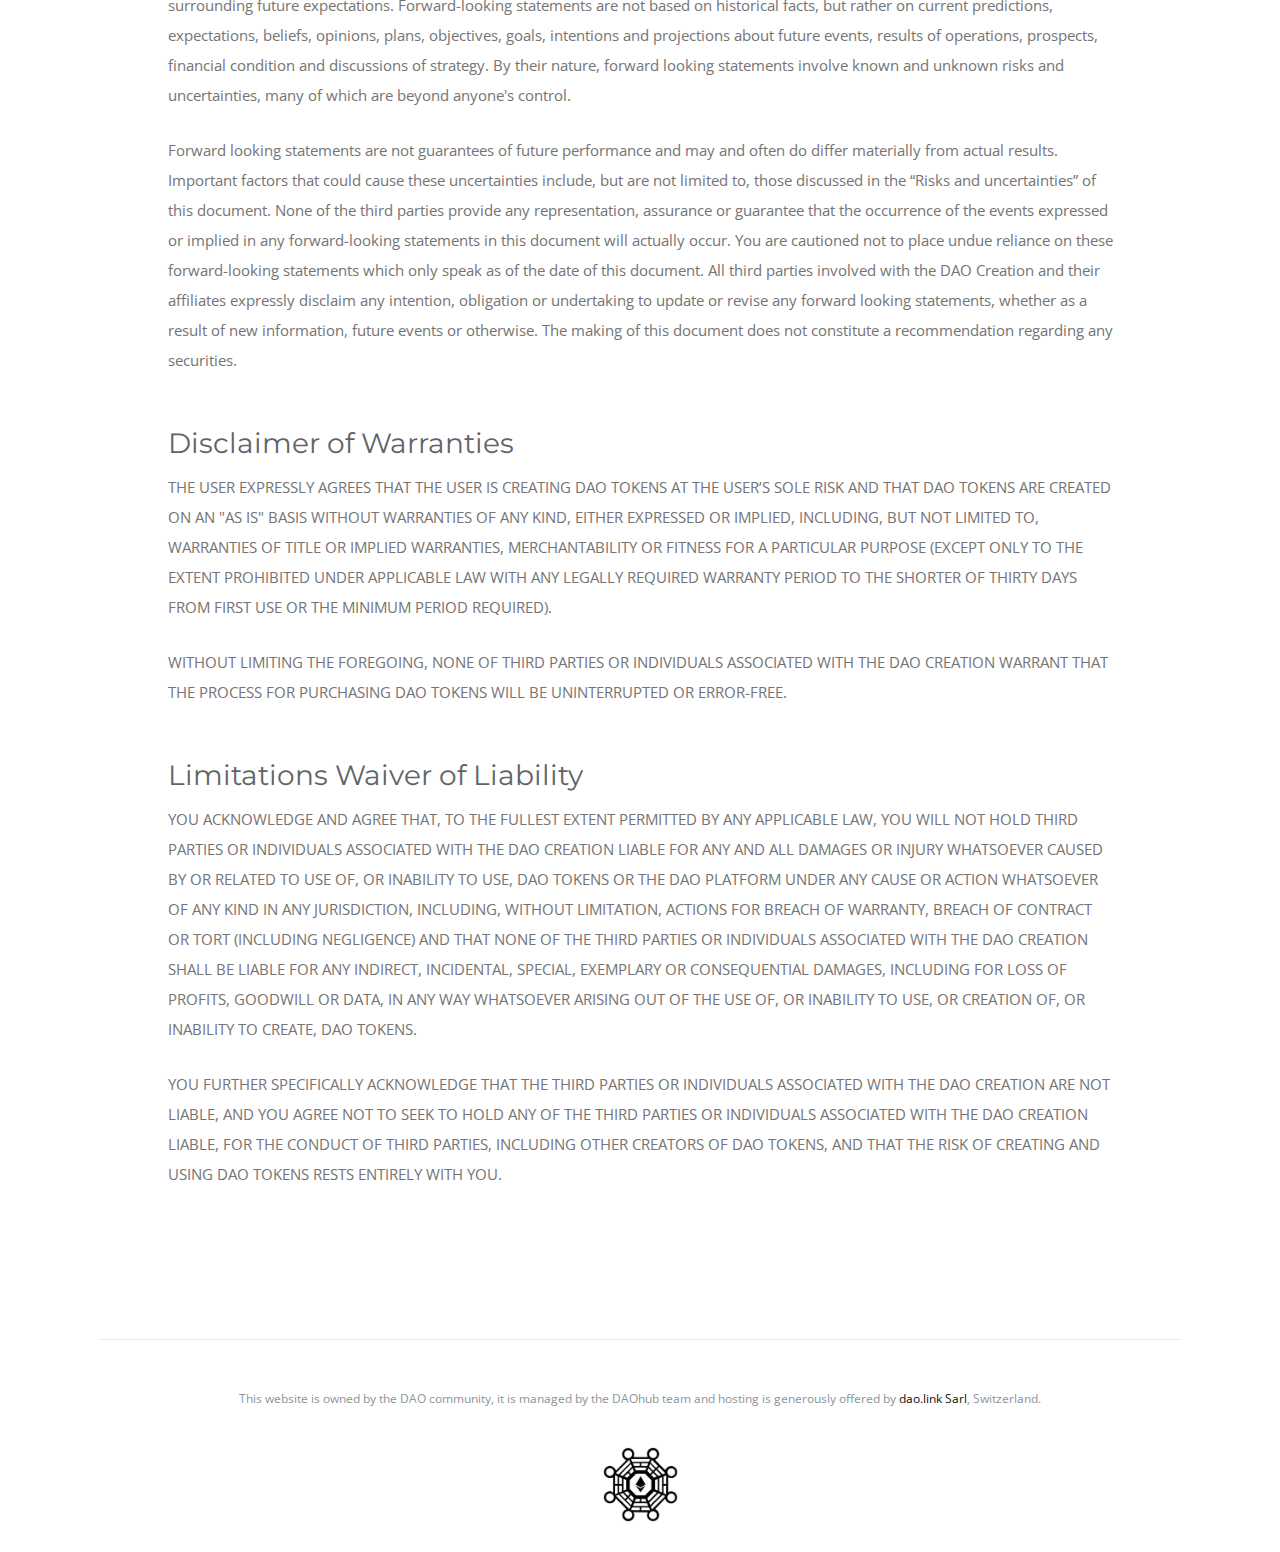
<file: explainer.html>
<!DOCTYPE html>
<html lang="en">


    <head>
        <title>The DAO - Explanation of Terms and Disclaimer<</title>
        <meta name="description" content="The DAO - the first Decentralized Autonomous Organization on the Ethereum blockchain">
        <meta name="keywords" content="DAO, ethereum, blockchain, decentralized, autonomous, organization">
        <meta charset="utf-8">
        <meta name="author" content="The DAO's Community">
        <meta http-equiv="X-UA-Compatible" content="IE=edge">
        <meta name="viewport" content="width=device-width, initial-scale=1.0, maximum-scale=1.0" />

        <!-- Favicons -->
        <link rel="shortcut icon" href="_assets/img/favicon.png">

        <!--
        <link rel="apple-touch-icon" href="_assets/img/apple-touch-icon.png">
        <link rel="apple-touch-icon" sizes="72x72" href="_assets/img/apple-touch-icon-72x72.png">
        <link rel="apple-touch-icon" sizes="114x114" href="_assets/img/apple-touch-icon-114x114.png">
        -->

        <!-- Load Core CSS
        =====================================-->
        <link rel="stylesheet" href="assets/css/core/bootstrap.min.css">
        <link rel="stylesheet" href="assets/css/core/animate.min.css">

        <!-- Load Main CSS
        =====================================-->
        <link rel="stylesheet" href="assets/css/main/main.css">
        <link rel="stylesheet" href="assets/css/main/setting.css">
        <link rel="stylesheet" href="assets/css/main/hover.css">

        <!-- Load Magnific Popup CSS
        =====================================-->
        <!-- <link rel="stylesheet" href="assets/css/magnific/magic.min.css"> -->
        <!-- <link rel="stylesheet" href="assets/css/magnific/magnific-popup.css">
        <link rel="stylesheet" href="assets/css/magnific/magnific-popup-zoom-gallery.css"> -->

        <!-- Load OWL Carousel CSS
        =====================================-->
        <!--<link rel="stylesheet" href="assets/css/owl-carousel/owl.carousel.css">
        <link rel="stylesheet" href="assets/css/owl-carousel/owl.theme.css">
        <link rel="stylesheet" href="assets/css/owl-carousel/owl.transitions.css">-->

        <!-- Load Color CSS - Please uncomment to apply the color.
        =====================================
        <link rel="stylesheet" href="assets/css/color/blue.css">
        <link rel="stylesheet" href="assets/css/color/brown.css">
        <link rel="stylesheet" href="assets/css/color/cyan.css">
        <link rel="stylesheet" href="assets/css/color/dark.css">
        <link rel="stylesheet" href="assets/css/color/green.css">
        <link rel="stylesheet" href="assets/css/color/orange.css">
        <link rel="stylesheet" href="assets/css/color/purple.css">
        <link rel="stylesheet" href="assets/css/color/pink.css">
        <link rel="stylesheet" href="assets/css/color/red.css">
        <link rel="stylesheet" href="assets/css/color/yellow.css">-->
        <link rel="stylesheet" href="assets/css/color/pasific.css">

        <!-- Load Fontbase Icons - Please Uncomment to use linea icons
        =====================================
        <link rel="stylesheet" href="assets/css/icon/linea-arrows-10.css">
        <link rel="stylesheet" href="assets/css/icon/linea-basic-10.css">
        <link rel="stylesheet" href="assets/css/icon/linea-basic-elaboration-10.css">
        <link rel="stylesheet" href="assets/css/icon/linea-ecommerce-10.css">
        <link rel="stylesheet" href="assets/css/icon/linea-music-10.css">
        <link rel="stylesheet" href="assets/css/icon/linea-software-10.css">
        <link rel="stylesheet" href="assets/css/icon/linea-weather-10.css">-->
        <link rel="stylesheet" href="assets/css/icon/font-awesome.css">
        <link rel="stylesheet" href="assets/css/icon/et-line-font.css">

        <!-- Load JS
        HTML5 shim and Respond.js for IE8 support of HTML5 elements and media queries
        WARNING: Respond.js doesn't work if you view the page via file://
        =====================================-->

        <!--[if lt IE 9]>
          <script src="https://oss.maxcdn.com/html5shiv/3.7.2/html5shiv.min.js"></script>
          <script src="https://oss.maxcdn.com/respond/1.4.2/respond.min.js"></script>
        <![endif]-->

        <!--- Load Custom Css -->
        <link rel="stylesheet" href="custom.css">

    </head>




    <body id="page-top" data-offset="100">

        <!-- Page Loader
        ===================================== -->
        <div id="pageloader">
            <div class="loader-item">
                <img src="_assets/img/other/puff.svg" alt="page loader">
            </div>
        </div>

        <a href="#page-top" class="go-to-top">
            <i class="fa fa-long-arrow-up"></i>
        </a>


        <!-- Navigation Area
        ===================================== -->
        <nav class="navbar navbar-pasific navbar-mp navbar-standart navbar-fixed-top">
            <div class="container-fluid">
                <div class="navbar-header">
                    <button type="button" class="navbar-toggle" data-toggle="collapse" data-target=".navbar-main-collapse">
                        <i class="fa fa-bars"></i>
                    </button>
                    <a class="navbar-brand page-scroll" href="index.html">
                        <img src="_assets/img/logo/logo-default.png" alt="logo">
                        The DAO
                    </a>
                </div>

                <div class="navbar-collapse collapse navbar-main-collapse">

                    <ul class="nav navbar-nav">

                         <!--<li><a href="creation.html" class="color-light">Creation</a></li>-->
                        <!--<li><a href="proposals.html" class="color-light">Proposals</a></li>-->
						<li><a href="about.html" class="color-light">About</a></li>
                        <li><a href="manifesto.html" class="color-light">Manifesto</a></li>
                        <li><a href="curator.html" class="color-light">Curator</a></li>
                        <li><a href="voting.html" class="color-light">Voting</a></li>
                        <li><a href="explainer.html" class="color-light">Terms</a></li>
						<li><a href="forums.html" class="color-light">Forums</a></li>
                        <li><a href="http://dao.consider.it" class="color-light">Polling</a></li>
                        <li><a href="https://blog.daohub.org/" class="color-light" target="_new">Blog</a></li>
						<li><a href="https://daowiki.atlassian.net/wiki/" class="color-light">Wiki</a></li>
                        <li><a href="http://thedailydao.io/" class="color-light">DAO news</a></li>
                        <li><a href="https://forum.daohub.org/c/theDAO/support" class="color-light">Support</a></li>


                    </ul>

                </div>
            </div>
        </nav>







        <!-- Subheader Area
        ===================================== -->
        <header class="bg-grad-stellar mt70">

            <div class="container">
                <div class="row mt20 mb30">
                    <div class="col-md-6 text-left">
                        <h3 class="color-light text-uppercase animated" data-animation="fadeInUp" data-animation-delay="100">Terms<small class="color-light alpha7">Explanation of Terms and Disclaimer</small></h3>
                    </div>

                </div>
            </div>

        </header>










        <!-- Blog Area
        ===================================== -->
        <section id="blog" class="pt50 pb50">
            <div class="container">

                <div class="row">
                    <div class="col-md-10 col-md-offset-1">

                        <div class="blog-three-mini dao-toc" >


                            <h3 class="color-dark">Explanation of Terms and Disclaimer</h3>

                            <p>The terms of The DAO Creation are set forth in the smart contract code existing on the Ethereum blockchain at 0xbb9bc244d798123fde783fcc1c72d3bb8c189413. Nothing in this explanation of terms or in any other document or communication may modify or add any additional obligations or guarantees beyond those set forth in The DAO’s code. Any and all explanatory terms or descriptions are merely offered for educational purposes and do not supercede or modify the express terms of The DAO’s code set forth on the blockchain; to the extent you believe there to be any conflict or discrepancy between the descriptions offered here and the functionality of The DAO’s code at 0xbb9bc244d798123fde783fcc1c72d3bb8c189413, The DAO’s code controls and sets forth all terms of The DAO Creation. </p>

                            <p><strong class="color-black">Important Disclaimer: DAO tokens do not represent or constitute an equity ownership stake, share, or equivalent in ANY public or private company, corporation, or other entity in any jurisdiction; DAO tokens are only for use in connection with The DAO under the terms of The DAO’s smart contract code and do not entitle any holder of DAO tokens to any additional rights with respect to any other corporation, company, or entity in any jurisdiction.</strong></p>

                            <p>When you click the “I Accept” button or check box presented with the terms you are agreeing that you are taking part in The DAO’s Creation under the terms set forth in The DAO’s smart contract code at your own risk. If you are entering into The DAO’s Creation Phase for another entity or any third-party, such as the company you work for, you represent to The DAO, you warrant that you have legal authority to bind that entity to these terms as set forth in The DAO’s smart contract code.</p>

                            <p>By Creating DAO tokens through interaction with The DAO’s smart contract code, you expressly agree to all of the terms and conditions set forth in that code. If you do not understand or do not agree to those terms, you should not Create DAO tokens.</p>

                            <p>The use of The DAO’s smart contract code and the Creation of DAO tokens carries significant financial risk, including using  experimental software. This document does not constitute a Prospectus of any sort, is not a solicitation for investment and does not pertain in any way to an offering of securities in any jurisdiction.</p>

                            <p>The DAO’s smart contract code governs the Creation of DAO tokens and supercede any public statements about The DAO’s Creation  made by third parties or individuals associated with The DAO, past, present and future.  The software code currently available at https://github.com/slockit/dao is the sole source for the terms under which DAO tokens may be created.</p>

                            <p class="mb10">By interacting with The DAO’s smart contract code and Creating DAO tokens, you:</p>

                            <ul class="icon-list mb25">
                                <li><i class="fa fa-check-square-o"></i>represent and warrant that you have an understanding of the usage and intricacies of cryptographic tokens, such as ETH (ether) and other blockchain-based software systems;</li>


                                <li><i class="fa fa-check-square-o"></i>represent and warrant that you are legally permitted to Create DAO tokens in your jurisdiction;</li>


                                <li><i class="fa fa-check-square-o"></i>represent and warrant that you waive your right to participate in a class action lawsuit or a classwide arbitration against any entity involved with the Creation of The DAO;</li>


                                <li><i class="fa fa-check-square-o"></i>represent and warrant that you take sole responsibility for any restrictions and risks associated with the Creation of DAO tokens as set forth below;</li>


                                <li><i class="fa fa-check-square-o"></i>represent and warrant that you are not exchanging cryptocurrencies for The DAO tokens for the purpose of speculative investment;</li>

                                 <li><i class="fa fa-check-square-o"></i>represent and warrant that you are not exchanging DAO tokens for any illegal purpose within your jurisdiction;</li>


                                <li><i class="fa fa-check-square-o"></i>represent and warrant that you understand that The DAO’s Creation does not involve the purchase of shares or equivalent in any existing or future public or private company, corporation, or other entity in any jurisdiction; </li>


                                <li><i class="fa fa-check-square-o"></i>represent and warrant that you understand that there is no warranty whatsoever on DAO tokens, express or implied, to the extent permitted by law, and that DAO tokens are Created on an “as is” basis.</li>
                            </ul>


                            <p>You further agree to accept sole risk for the Creation of DAO tokens. You also must recognize that The DAO’s smart contracts are continuously being developed and may undergo significant changes over time subject to the terms of such changes set forth in The DAO’s smart contract code at 0xbb9bc244d798123fde783fcc1c72d3bb8c189413, if the DAO Token Holders vote for it. </p>



                            <h3 class="color-dark pt25">Risks</h3>

                            <p>The Creation of DAO tokens carries with it significant risk. Prior to Creating  DAO tokens, carefully consider the exemplary and non-exhaustive list of risks set forth below and, to the extent necessary, consult a lawyer, accountant, and/or tax professionals prior to Creating DAO tokens.</p>


                            <p><strong>1. Risk of Security Weaknesses in The DAO’s Software</strong></p>


                            <p>The DAO concept is both experimental in nature and unproven. There is a risk that, as an open source project, any contributor to The DAO’s software could introduce weaknesses or bugs into the DAO software, causing the loss of DAO tokens or ETH in one or more or even all of the DAO Token Holder’s accounts.</p>



                            <p><strong>2. Risk of Weakness in the DAO underlying blockchain, and/or Ethereum Network</strong></p>

                            <p>The DAO software is itself based on an unproven platform: the Ethereum blockchain. There is a risk that, as an open source project, any contributor to the Ethereum blockchain could introduce weaknesses or bugs into the Ethereum software, causing the loss of  DAO tokens or ETH in one or more or even all of the DAO Token Holder’s accounts.</p>



                            <p><strong>3. Risk of unforeseen attack vectors</strong></p>

                            <p>The field of Digital Cryptography is very new and for this reason, there is a risk of unforeseen attack both in terms of the underlying cryptographic protocol that back the functioning of the DAO as well as 'game theory' related vectors which have not been documented to date. Both these vectors represent a risk that could lead the loss of DAO tokens or ETH in one or more or even all of the DAO Token Holder’s accounts. </p>



                            <p><strong>4. Regulatory risks</strong></p>

                            <p>Blockchain technology and Ethereum are allowing new forms of interactions between individuals and/or companies, some of them are still to be imagined and implemented. Like with the appearance of cryptocurrencies such as Bitcoin, it is very likely that specific regulations will be set in different jurisdictions targeting blockchain technology and more specifically DAOs. These regulations may or may not be DAO friendly and some might even forbid any relationships between an individual or company and a DAO.</p>





                            <h3 class="color-dark pt25">Taxation</h3>

                            <p>No party involved with the Creation of The DAO makes any representations concerning the tax implications of the Creation of DAO tokens or the possession or use of DAO tokens. You bear the sole responsibility to determine if the Creation of DAO tokens or the potential appreciation or depreciation in the value of DAO tokens over time has tax implications for you in your home jurisdiction.</p>

                            <p>You  Create DAO tokens with your own actions. To the extent permitted by law,  Third Parties or Individuals associated with the Creation of The DAO are not liable for any tax liability associated with or arising from the Creation of DAO tokens. </p>



                            <h3 class="color-dark pt25">Forward looking statements</h3>

                            <p>This document contains statements that are, or may be deemed to be, “forward looking statements” which are prospective in nature. These forward looking statements may be identified by the use of forward looking terminology, or the negative thereof such as “outlook”, "plans", "expects" or "does not expect", "is expected", "continues", "assumes", "is subject to", "budget", "scheduled", "estimates", "aims", "forecasts", "risks", "intends", "positioned", "predicts", "anticipates" or "does not anticipate", or "believes", or variations of such words or comparable terminology and phrases or statements that certain actions, events or results "may", "could", "should", “shall”, "would", "might" or "will" be taken, occur or be achieved. Such statements are qualified in their entirety by the inherent risks and uncertainties surrounding future expectations. Forward-looking statements are not based on historical facts, but rather on current predictions, expectations, beliefs, opinions, plans, objectives, goals, intentions and projections about future events, results of operations, prospects, financial condition and discussions of strategy. By their nature, forward looking statements involve known and unknown risks and uncertainties, many of which are beyond anyone's control.</p>

                            <p>Forward looking statements are not guarantees of future performance and may and often do differ materially from actual results. Important factors that could cause these uncertainties include, but are not limited to, those discussed in the “Risks and uncertainties” of this document. None of the third parties provide any representation, assurance or guarantee that the occurrence of the events expressed or implied in any forward-looking statements in this document will actually occur. You are cautioned not to place undue reliance on these forward-looking statements which only speak as of the date of this document. All third  parties involved with the DAO Creation and their affiliates expressly disclaim any intention, obligation or undertaking to update or revise any forward looking statements, whether as a result of new information, future events or otherwise. The making of this document does not constitute a recommendation regarding any securities.</p>



                            <h3 class="color-dark pt25">Disclaimer of Warranties</h3>

                            <p>THE USER EXPRESSLY AGREES THAT THE USER IS CREATING DAO TOKENS AT THE USER’S SOLE RISK AND THAT DAO TOKENS ARE CREATED ON AN "AS IS" BASIS WITHOUT WARRANTIES OF ANY KIND, EITHER EXPRESSED OR IMPLIED, INCLUDING, BUT NOT LIMITED TO, WARRANTIES OF TITLE OR IMPLIED WARRANTIES, MERCHANTABILITY OR FITNESS FOR A PARTICULAR PURPOSE (EXCEPT ONLY TO THE EXTENT PROHIBITED UNDER APPLICABLE LAW WITH ANY LEGALLY REQUIRED WARRANTY PERIOD TO THE SHORTER OF THIRTY DAYS FROM FIRST USE OR THE MINIMUM PERIOD REQUIRED).</p>

                            <p>WITHOUT LIMITING THE FOREGOING, NONE OF THIRD PARTIES OR INDIVIDUALS ASSOCIATED WITH THE DAO CREATION WARRANT THAT THE PROCESS FOR PURCHASING DAO TOKENS WILL BE UNINTERRUPTED OR ERROR-FREE.</p>


                            <h3 class="color-dark pt25">Limitations Waiver of Liability</h3>


                            <p>YOU ACKNOWLEDGE AND AGREE THAT, TO THE FULLEST EXTENT PERMITTED BY ANY APPLICABLE LAW, YOU WILL NOT HOLD THIRD PARTIES OR INDIVIDUALS ASSOCIATED WITH THE DAO CREATION LIABLE FOR ANY AND ALL DAMAGES OR INJURY WHATSOEVER CAUSED BY OR RELATED TO USE OF, OR INABILITY TO USE, DAO TOKENS OR THE DAO PLATFORM UNDER ANY CAUSE OR ACTION WHATSOEVER OF ANY KIND IN ANY JURISDICTION, INCLUDING, WITHOUT LIMITATION, ACTIONS FOR BREACH OF WARRANTY, BREACH OF CONTRACT OR TORT (INCLUDING NEGLIGENCE) AND THAT NONE OF THE THIRD PARTIES OR INDIVIDUALS ASSOCIATED WITH THE DAO CREATION SHALL BE LIABLE FOR ANY INDIRECT, INCIDENTAL, SPECIAL, EXEMPLARY OR CONSEQUENTIAL DAMAGES, INCLUDING FOR LOSS OF PROFITS, GOODWILL OR DATA, IN ANY WAY WHATSOEVER ARISING OUT OF THE USE OF, OR INABILITY TO USE, OR CREATION OF, OR INABILITY TO CREATE, DAO TOKENS.</p>

                            <p>YOU FURTHER SPECIFICALLY ACKNOWLEDGE THAT THE THIRD PARTIES OR INDIVIDUALS ASSOCIATED WITH THE DAO CREATION ARE NOT LIABLE, AND YOU AGREE NOT TO SEEK TO HOLD ANY OF THE THIRD PARTIES OR INDIVIDUALS ASSOCIATED WITH THE DAO CREATION LIABLE, FOR THE CONDUCT OF THIRD PARTIES, INCLUDING OTHER CREATORS OF DAO TOKENS, AND THAT THE RISK OF CREATING AND USING DAO TOKENS RESTS ENTIRELY WITH YOU. </p>







                        </div>

                    </div>

                </div>

            </div>
        </section>











        <!-- Footer Area
        =====================================-->
        <footer id="footer" class="footer-one center-block bg-light pt50 pb30">
            <div class="container">
                <div class="row">

                    <!-- <div class="col-md-2 col-xs-12 mb25">
                        <div class="navbar-brand-footer center-block">The DAO</div>
                        <div class="copyright center-block">&copy; 2016. All rights reserved.</div>
                    </div> -->

                     <div class="col-md-12 col-xs-12 text-center">
                        <div class="row">
                            <div class="col-sm-12">
                                <ul class=" bb-solid-1">
                                </ul>
                            </div>

                            <div class="col-sm-12 mt25">
                                <ul>
                                </ul>
                            </div>
                        </div>
                        <div class="imprint">
                            This website is owned by the DAO community, it is managed by the DAOhub team and hosting is generously offered by <a href="http://daolink.io" target="_new">dao.link Sarl</a>, Switzerland.
                        </div>
                        <br>
                        </br>
                        <div>
                            <img src="_assets/img/daohub_sharp(inverted).png" width="75" height="75" alt="DAOhub" class="FooterLogo">
                        </div>
                    </div>



                </div>

            </div>
        </footer>







        <!-- JQuery Core
        =====================================-->
        <script src="assets/js/core/jquery.min.js"></script>
        <script src="assets/js/core/bootstrap.min.js"></script>

        <!-- Magnific Popup
        =====================================-->
        <!-- <script src="assets/js/magnific-popup/jquery.magnific-popup.min.js"></script>
        <script src="assets/js/magnific-popup/magnific-popup-zoom-gallery.js"></script>
         -->


        <!-- Progress Bars
        =====================================-->
        <!-- <script src="assets/js/progress-bar/bootstrap-progressbar.js"></script>
        <script src="assets/js/progress-bar/bootstrap-progressbar-main.js"></script>   -->


        <!-- Typed
        =====================================-->
        <script src="assets/js/typed/typed.min.js"></script>





        <!-- JQuery Main
        =====================================-->
        <script src="assets/js/main/jquery.appear.js"></script>
        <!-- <script src="assets/js/main/isotope.pkgd.min.js"></script> -->
        <!-- <script src="assets/js/main/parallax.min.js"></script> -->
        <script src="assets/js/main/jquery.countTo.js"></script>
        <script src="assets/js/main/owl.carousel.min.js"></script>
        <!-- <script src="assets/js/main/jquery.sticky.js"></script> -->
        <script src="assets/js/main/imagesloaded.pkgd.min.js"></script>
        <script src="assets/js/main/main.js"></script>

        <script src="custom.js"></script>





        <script>
        (function(i,s,o,g,r,a,m){i['GoogleAnalyticsObject']=r;i[r]=i[r]||function(){
        (i[r].q=i[r].q||[]).push(arguments)},i[r].l=1*new Date();a=s.createElement(o),
        m=s.getElementsByTagName(o)[0];a.async=1;a.src=g;m.parentNode.insertBefore(a,m)
        })(window,document,'script','https://www.google-analytics.com/analytics.js','ga');

        ga('create', 'UA-52631731-4', 'auto');
        ga('send', 'pageview');

        </script>
    </body>
</html>
</file>
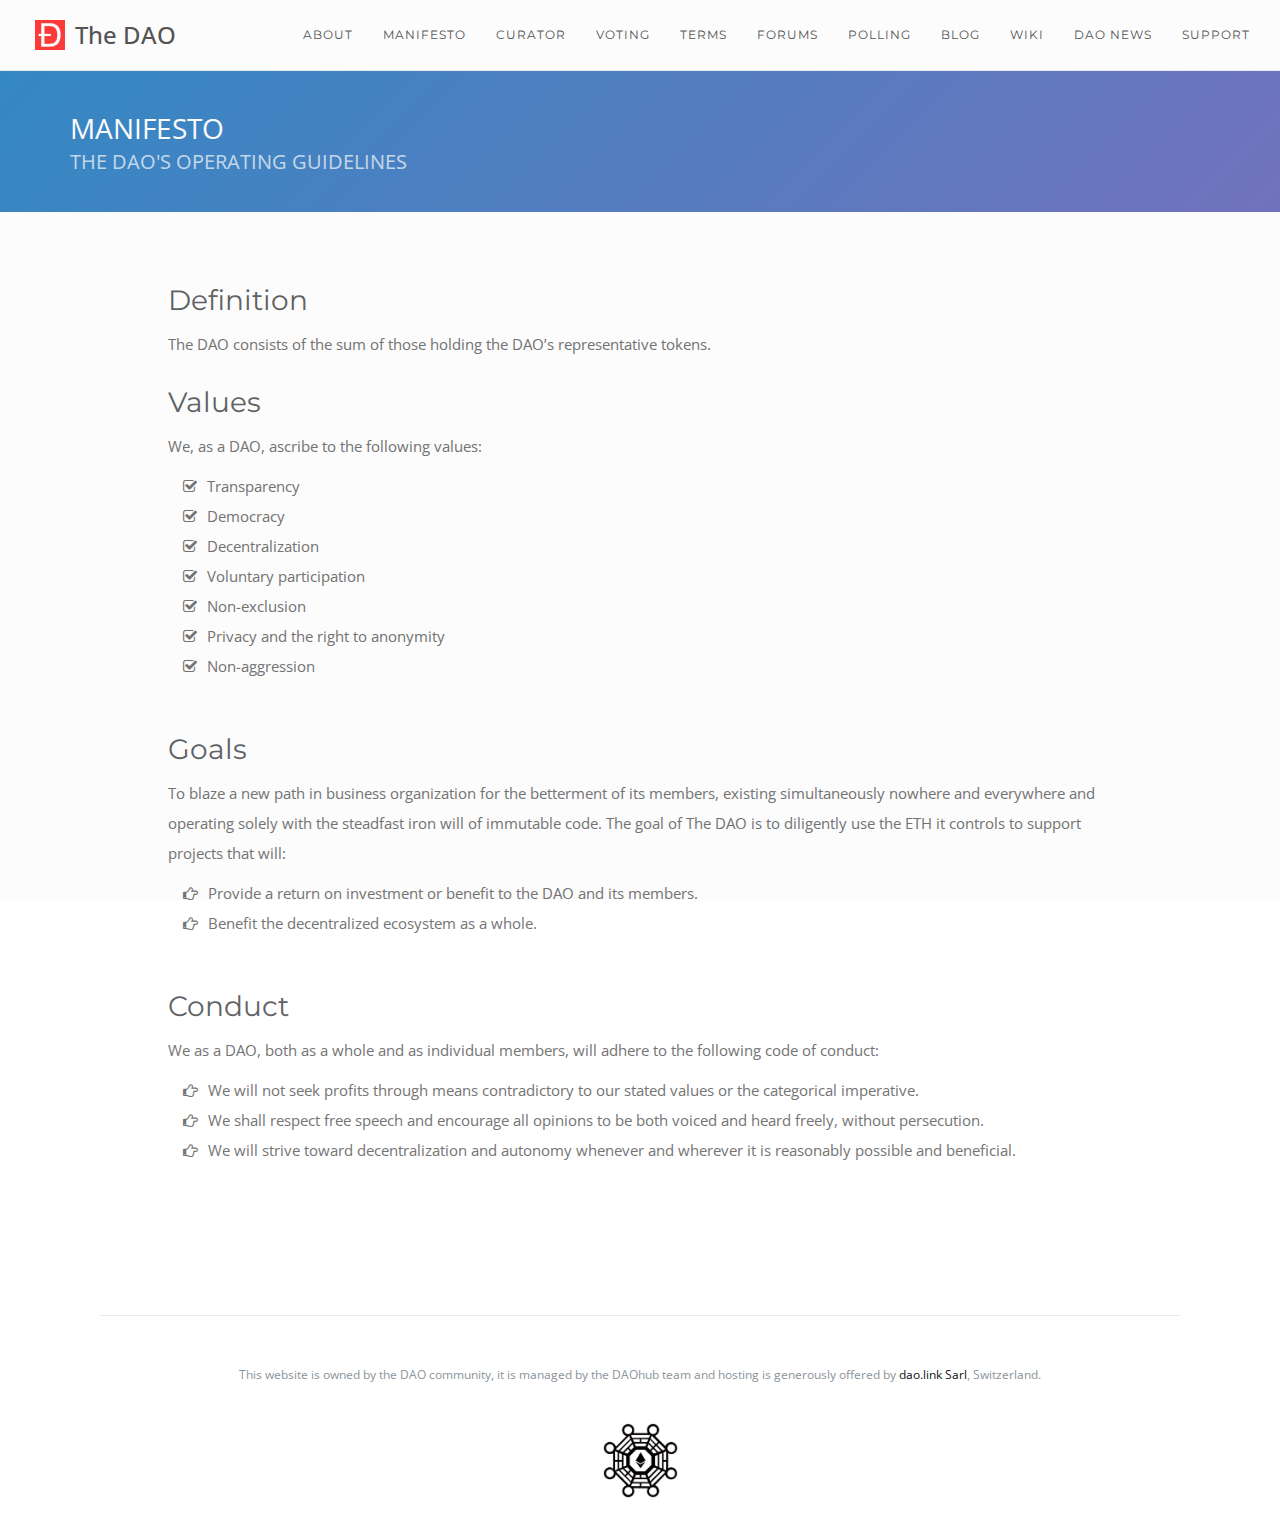
<file: manifesto.html>
<!DOCTYPE html>
<html lang="en">


    <head>
        <title>The DAO - Manifesto</title>
        <meta name="description" content="The DAO - the first Decentralized Autonomous Organization on the Ethereum blockchain">
        <meta name="keywords" content="DAO, ethereum, blockchain, decentralized, autonomous, organization">
        <meta charset="utf-8">
        <meta name="author" content="The DAO's Community">
        <meta http-equiv="X-UA-Compatible" content="IE=edge">
        <meta name="viewport" content="width=device-width, initial-scale=1.0, maximum-scale=1.0" />

        <!-- Favicons -->
        <link rel="shortcut icon" href="_assets/img/favicon.png">

        <!--
        <link rel="apple-touch-icon" href="_assets/img/apple-touch-icon.png">
        <link rel="apple-touch-icon" sizes="72x72" href="_assets/img/apple-touch-icon-72x72.png">
        <link rel="apple-touch-icon" sizes="114x114" href="_assets/img/apple-touch-icon-114x114.png">
        -->

        <!-- Load Core CSS
        =====================================-->
        <link rel="stylesheet" href="assets/css/core/bootstrap.min.css">
        <link rel="stylesheet" href="assets/css/core/animate.min.css">

        <!-- Load Main CSS
        =====================================-->
        <link rel="stylesheet" href="assets/css/main/main.css">
        <link rel="stylesheet" href="assets/css/main/setting.css">
        <link rel="stylesheet" href="assets/css/main/hover.css">

        <!-- Load Magnific Popup CSS
        =====================================-->
        <!-- <link rel="stylesheet" href="assets/css/magnific/magic.min.css"> -->
        <!-- <link rel="stylesheet" href="assets/css/magnific/magnific-popup.css">
        <link rel="stylesheet" href="assets/css/magnific/magnific-popup-zoom-gallery.css"> -->

        <!-- Load OWL Carousel CSS
        =====================================-->
        <!--<link rel="stylesheet" href="assets/css/owl-carousel/owl.carousel.css">
        <link rel="stylesheet" href="assets/css/owl-carousel/owl.theme.css">
        <link rel="stylesheet" href="assets/css/owl-carousel/owl.transitions.css">-->

        <!-- Load Color CSS - Please uncomment to apply the color.
        =====================================
        <link rel="stylesheet" href="assets/css/color/blue.css">
        <link rel="stylesheet" href="assets/css/color/brown.css">
        <link rel="stylesheet" href="assets/css/color/cyan.css">
        <link rel="stylesheet" href="assets/css/color/dark.css">
        <link rel="stylesheet" href="assets/css/color/green.css">
        <link rel="stylesheet" href="assets/css/color/orange.css">
        <link rel="stylesheet" href="assets/css/color/purple.css">
        <link rel="stylesheet" href="assets/css/color/pink.css">
        <link rel="stylesheet" href="assets/css/color/red.css">
        <link rel="stylesheet" href="assets/css/color/yellow.css">-->
        <link rel="stylesheet" href="assets/css/color/pasific.css">

        <!-- Load Fontbase Icons - Please Uncomment to use linea icons
        =====================================
        <link rel="stylesheet" href="assets/css/icon/linea-arrows-10.css">
        <link rel="stylesheet" href="assets/css/icon/linea-basic-10.css">
        <link rel="stylesheet" href="assets/css/icon/linea-basic-elaboration-10.css">
        <link rel="stylesheet" href="assets/css/icon/linea-ecommerce-10.css">
        <link rel="stylesheet" href="assets/css/icon/linea-music-10.css">
        <link rel="stylesheet" href="assets/css/icon/linea-software-10.css">
        <link rel="stylesheet" href="assets/css/icon/linea-weather-10.css">-->
        <link rel="stylesheet" href="assets/css/icon/font-awesome.css">
        <link rel="stylesheet" href="assets/css/icon/et-line-font.css">

        <!-- Load JS
        HTML5 shim and Respond.js for IE8 support of HTML5 elements and media queries
        WARNING: Respond.js doesn't work if you view the page via file://
        =====================================-->

        <!--[if lt IE 9]>
          <script src="https://oss.maxcdn.com/html5shiv/3.7.2/html5shiv.min.js"></script>
          <script src="https://oss.maxcdn.com/respond/1.4.2/respond.min.js"></script>
        <![endif]-->

        <!--- Load Custom Css -->
        <link rel="stylesheet" href="custom.css">

    </head>




    <body id="page-top" data-offset="100">

        <!-- Page Loader
        ===================================== -->
		<div id="pageloader">
			<div class="loader-item">
                <img src="_assets/img/other/puff.svg" alt="page loader">
            </div>
		</div>

        <a href="#page-top" class="go-to-top">
            <i class="fa fa-long-arrow-up"></i>
        </a>


        <!-- Navigation Area
        ===================================== -->
        <nav class="navbar navbar-pasific navbar-mp navbar-standart navbar-fixed-top">
            <div class="container-fluid">
                <div class="navbar-header">
                    <button type="button" class="navbar-toggle" data-toggle="collapse" data-target=".navbar-main-collapse">
                        <i class="fa fa-bars"></i>
                    </button>
                    <a class="navbar-brand page-scroll" href="index.html">
                        <img src="_assets/img/logo/logo-default.png" alt="logo">
                        The DAO
                    </a>
                </div>

                <div class="navbar-collapse collapse navbar-main-collapse">

                    <ul class="nav navbar-nav">


                      <!--<li><a href="creation.html" class="color-light">Creation</a></li>-->
                        <!--<li><a href="proposals.html" class="color-light">Proposals</a></li>-->
						<li><a href="about.html" class="color-light">About</a></li>
                        <li><a href="manifesto.html" class="color-light">Manifesto</a></li>
                        <li><a href="curator.html" class="color-light">Curator</a></li>
                        <li><a href="voting.html" class="color-light">Voting</a></li>
                        <li><a href="explainer.html" class="color-light">Terms</a></li>
						<li><a href="forums.html" class="color-light">Forums</a></li>
                        <li><a href="http://dao.consider.it" class="color-light">Polling</a></li>
                        <li><a href="https://blog.daohub.org/" class="color-light" target="_new">Blog</a></li>
						<li><a href="https://daowiki.atlassian.net/wiki/" class="color-light">Wiki</a></li>
                        <li><a href="http://thedailydao.io/" class="color-light">DAO news</a></li>
                        <li><a href="https://forum.daohub.org/c/theDAO/support" class="color-light">Support</a></li>


                    </ul>

                </div>
            </div>
        </nav>







        <!-- Subheader Area
        ===================================== -->
        <header class="bg-grad-stellar mt70">

            <div class="container">
                <div class="row mt20 mb30">
                    <div class="col-md-6 text-left">
                        <h3 class="color-light text-uppercase animated" data-animation="fadeInUp" data-animation-delay="100">Manifesto<small class="color-light alpha7">The DAO's Operating Guidelines</small></h3>
                    </div>

                </div>
            </div>

        </header>










        <!-- Blog Area
        ===================================== -->
        <section id="blog" class="pt50 pb50">
            <div class="container">

                <div class="row">
                    <div class="col-md-10 col-md-offset-1">

                        <div class="blog-three-mini">


                            <h3 class="color-dark">Definition</h3>

                            <p>The DAO consists of the sum of those holding the DAO’s representative tokens.</p>

                            <h3 class="color-dark">Values</h3>

                            <p class="mb10">We, as a DAO, ascribe to the following values:</p>

                            <ul class="icon-list mb25">
                                <li><i class="fa fa-check-square-o"></i>Transparency</li>
                                <li><i class="fa fa-check-square-o"></i>Democracy</li>
                                <li><i class="fa fa-check-square-o"></i>Decentralization</li>
                                <li><i class="fa fa-check-square-o"></i>Voluntary participation</li>
                                <li><i class="fa fa-check-square-o"></i>Non-exclusion</li>
                                <li><i class="fa fa-check-square-o"></i>Privacy and the right to anonymity</li>
                                <li><i class="fa fa-check-square-o"></i>Non-aggression</li>
                            </ul>


                            <h3 class="color-dark pt25">Goals</h3>

                            <p class="mb10">To blaze a new path in business organization for the betterment of its members, existing simultaneously nowhere and everywhere and operating solely with the steadfast iron will of immutable code. The goal of The DAO is to diligently use the ETH it controls to support projects that will:</p>

                            <ul class="icon-list mb25">
                                <li><i class="fa fa-hand-o-right"></i>Provide a return on investment or benefit to the DAO and its members.</li>
                                <li><i class="fa fa-hand-o-right"></i>Benefit the decentralized ecosystem as a whole.</li>
                            </ul>


                            <h3 class="color-dark pt25">Conduct</h3>

                            <p class="mb10">We as a DAO, both as a whole and as individual members, will adhere to the following code of conduct:</p>

                            <ul class="icon-list mb25">
                                <li><i class="fa fa-hand-o-right"></i>We will not seek profits through means contradictory to our stated values or the categorical imperative.</li>
                                <li><i class="fa fa-hand-o-right"></i>We shall respect free speech and encourage all opinions to be both voiced and heard freely, without persecution.</li>
                                <li><i class="fa fa-hand-o-right"></i>We will strive toward decentralization and autonomy whenever and wherever it is reasonably possible and beneficial.</li>
                            </ul>



                        </div>

                    </div>

                </div>

            </div>
        </section>











        <!-- Footer Area
        =====================================-->
        <footer id="footer" class="footer-one center-block bg-light pt50 pb30">
            <div class="container">
                <div class="row">

                    <!-- <div class="col-md-2 col-xs-12 mb25">
                        <div class="navbar-brand-footer center-block">The DAO</div>
                        <div class="copyright center-block">&copy; 2016. All rights reserved.</div>
                    </div> -->

                   <div class="col-md-12 col-xs-12 text-center">
                        <div class="row">
                            <div class="col-sm-12">
                                <ul class=" bb-solid-1">
                                </ul>
                            </div>

                            <div class="col-sm-12 mt25">
                                <ul>
                                </ul>
                            </div>
                        </div>
                        <div class="imprint">
                            This website is owned by the DAO community, it is managed by the DAOhub team and hosting is generously offered by <a href="http://daolink.io" target="_new">dao.link Sarl</a>, Switzerland.
                        </div>
                        <br>
                        </br>
                        <div>
                            <img src="_assets/img/daohub_sharp(inverted).png" width="75" height="75" alt="DAOhub" class="FooterLogo">
                        </div>
                    </div>


                </div>

            </div>
        </footer>







        <!-- JQuery Core
        =====================================-->
        <script src="assets/js/core/jquery.min.js"></script>
        <script src="assets/js/core/bootstrap.min.js"></script>

        <!-- Magnific Popup
        =====================================-->
        <!-- <script src="assets/js/magnific-popup/jquery.magnific-popup.min.js"></script>
        <script src="assets/js/magnific-popup/magnific-popup-zoom-gallery.js"></script>
         -->


        <!-- Progress Bars
        =====================================-->
        <!-- <script src="assets/js/progress-bar/bootstrap-progressbar.js"></script>
        <script src="assets/js/progress-bar/bootstrap-progressbar-main.js"></script>   -->


        <!-- Typed
        =====================================-->
        <script src="assets/js/typed/typed.min.js"></script>




        <!-- JQuery Main
        =====================================-->
        <script src="assets/js/main/jquery.appear.js"></script>
        <!-- <script src="assets/js/main/isotope.pkgd.min.js"></script> -->
        <!-- <script src="assets/js/main/parallax.min.js"></script> -->
        <script src="assets/js/main/jquery.countTo.js"></script>
        <script src="assets/js/main/owl.carousel.min.js"></script>
        <!-- <script src="assets/js/main/jquery.sticky.js"></script> -->
        <script src="assets/js/main/imagesloaded.pkgd.min.js"></script>
        <script src="assets/js/main/main.js"></script>

        <script src="custom.js"></script>




        <script>
        (function(i,s,o,g,r,a,m){i['GoogleAnalyticsObject']=r;i[r]=i[r]||function(){
        (i[r].q=i[r].q||[]).push(arguments)},i[r].l=1*new Date();a=s.createElement(o),
        m=s.getElementsByTagName(o)[0];a.async=1;a.src=g;m.parentNode.insertBefore(a,m)
        })(window,document,'script','https://www.google-analytics.com/analytics.js','ga');

        ga('create', 'UA-52631731-4', 'auto');
        ga('send', 'pageview');

        </script>
    </body>
</html>
</file>
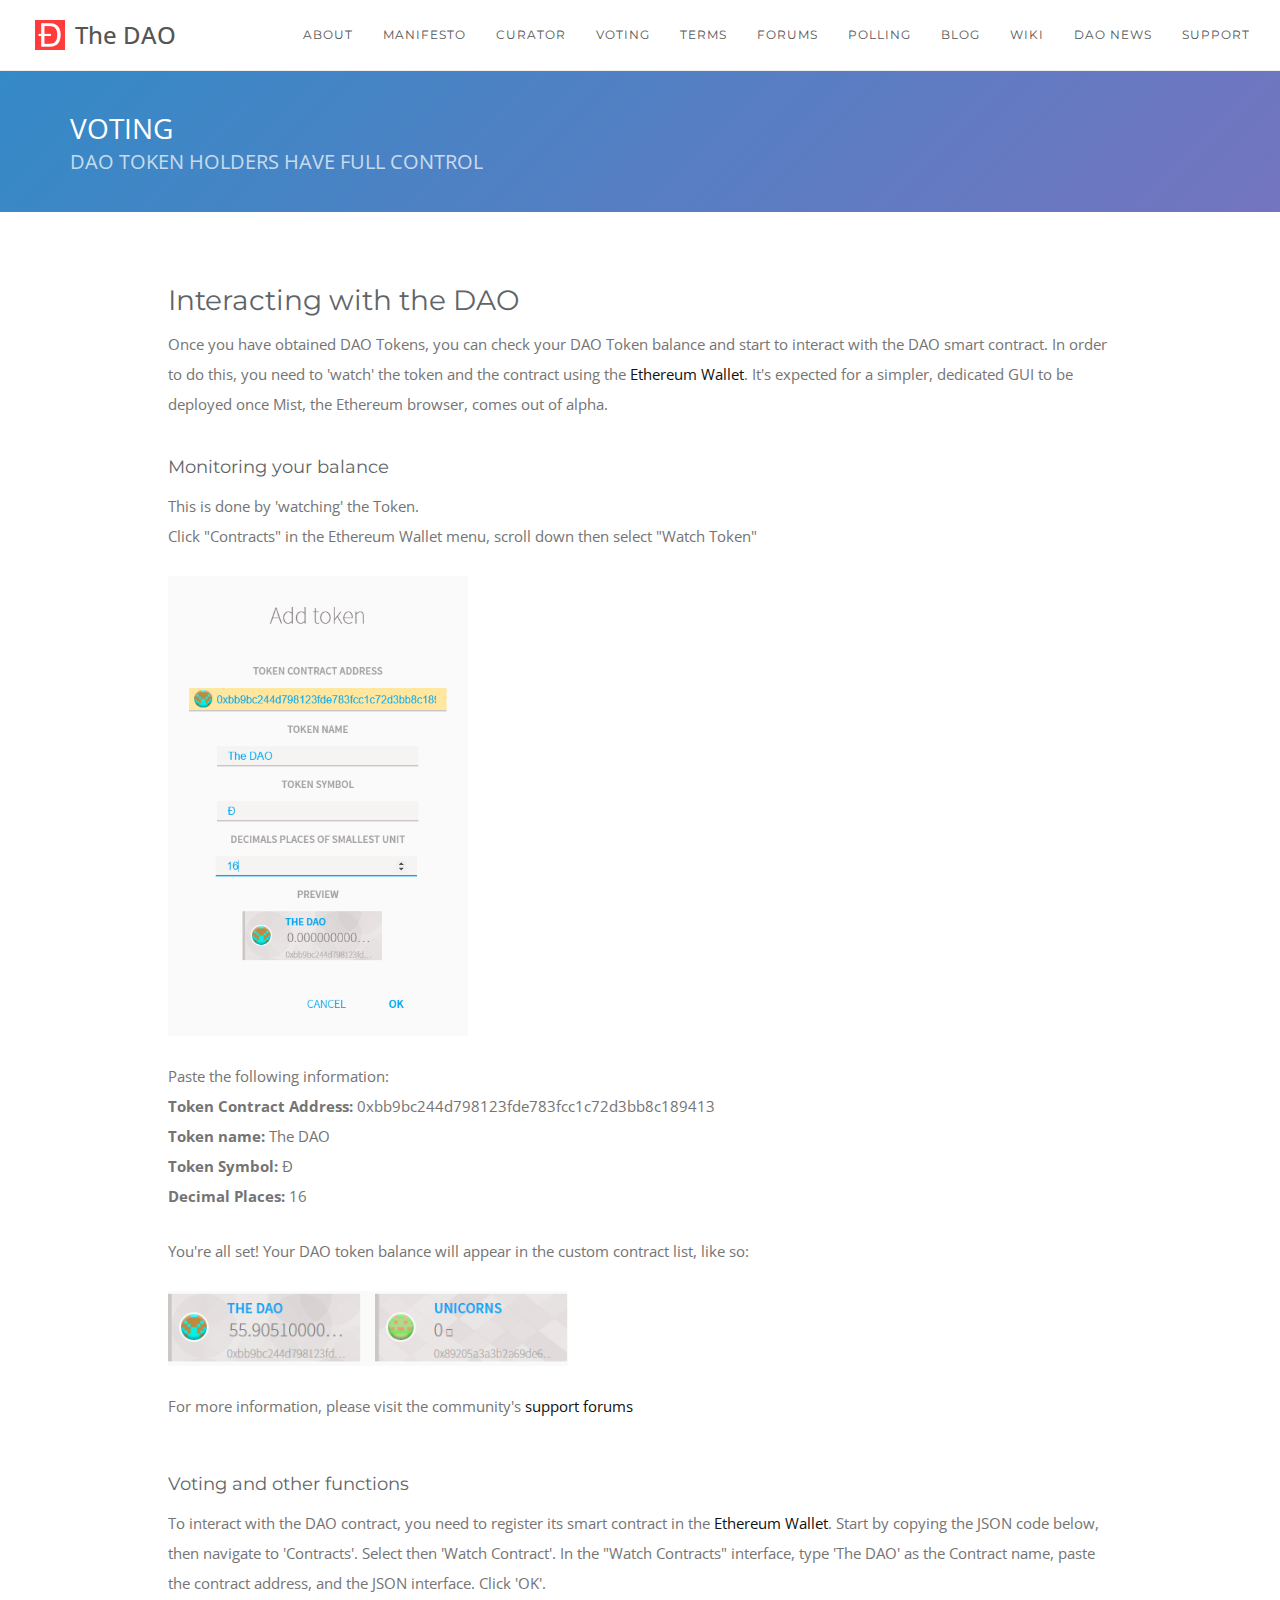
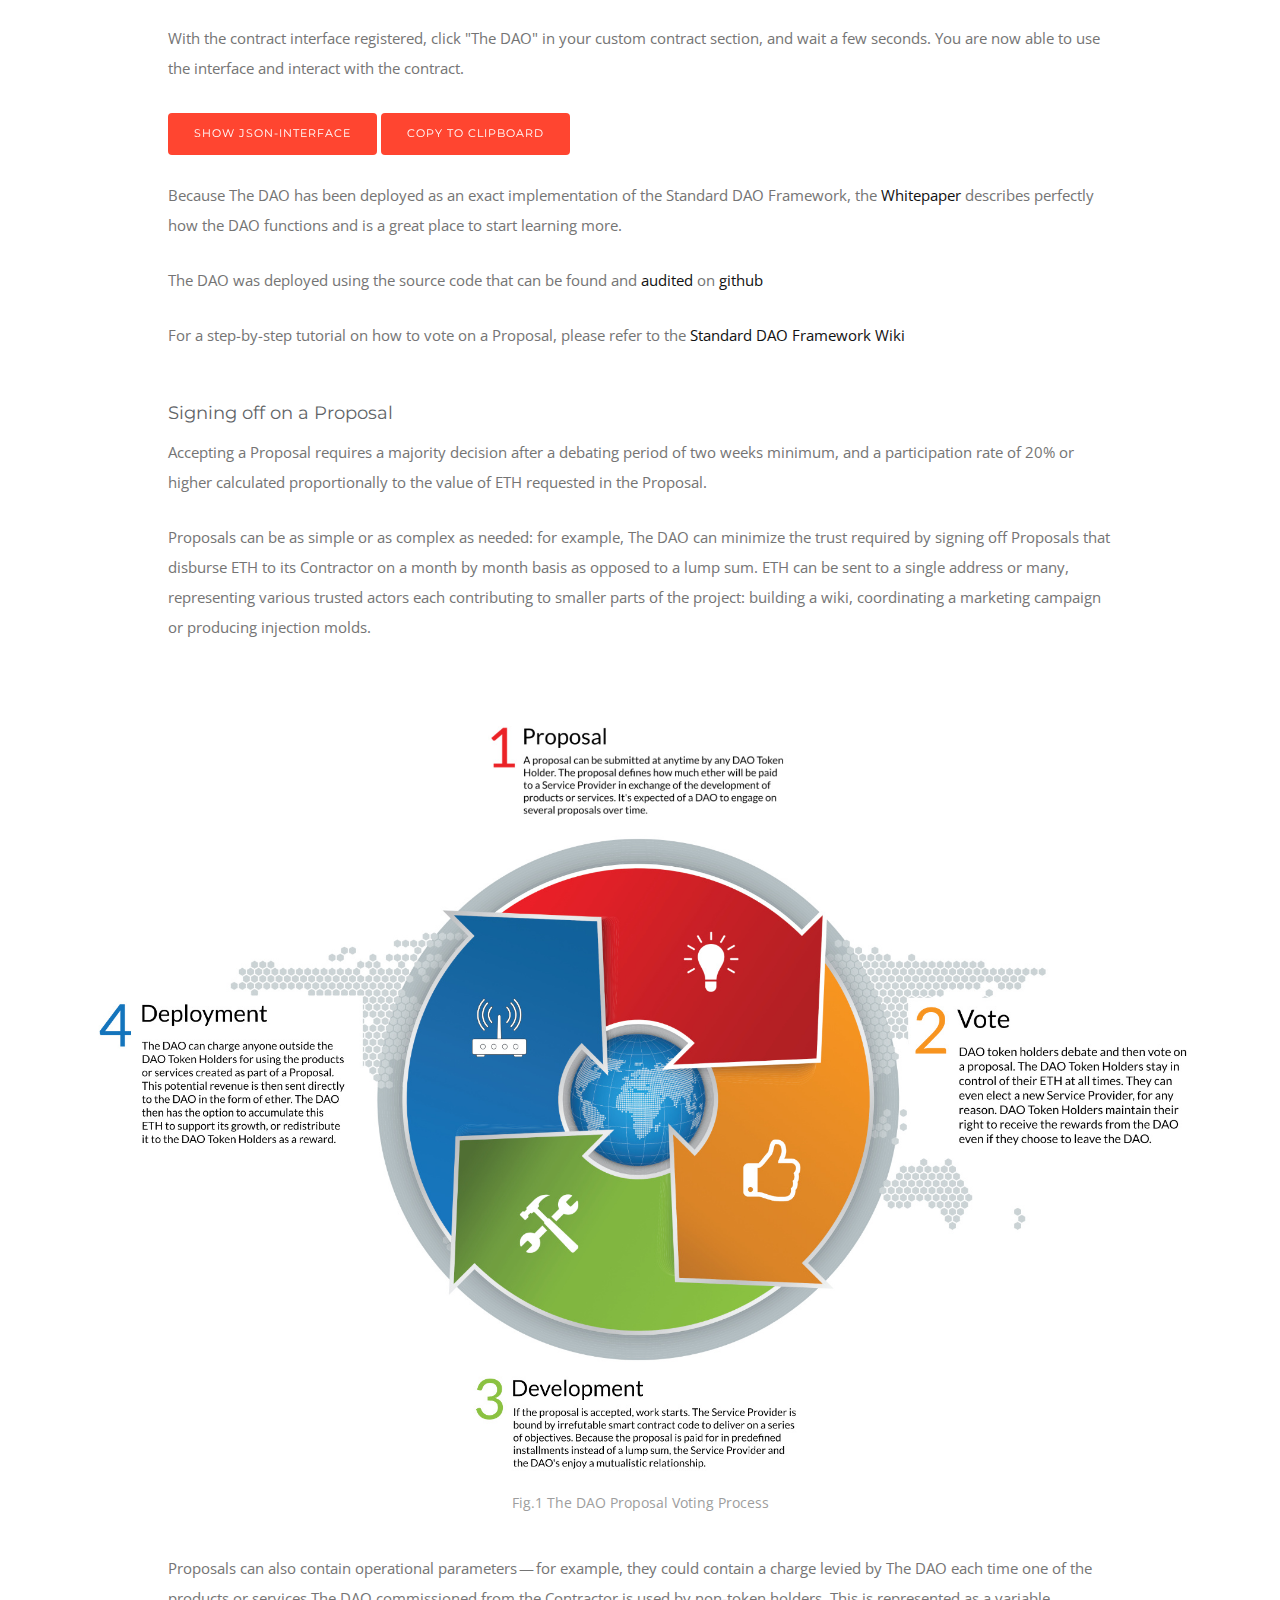
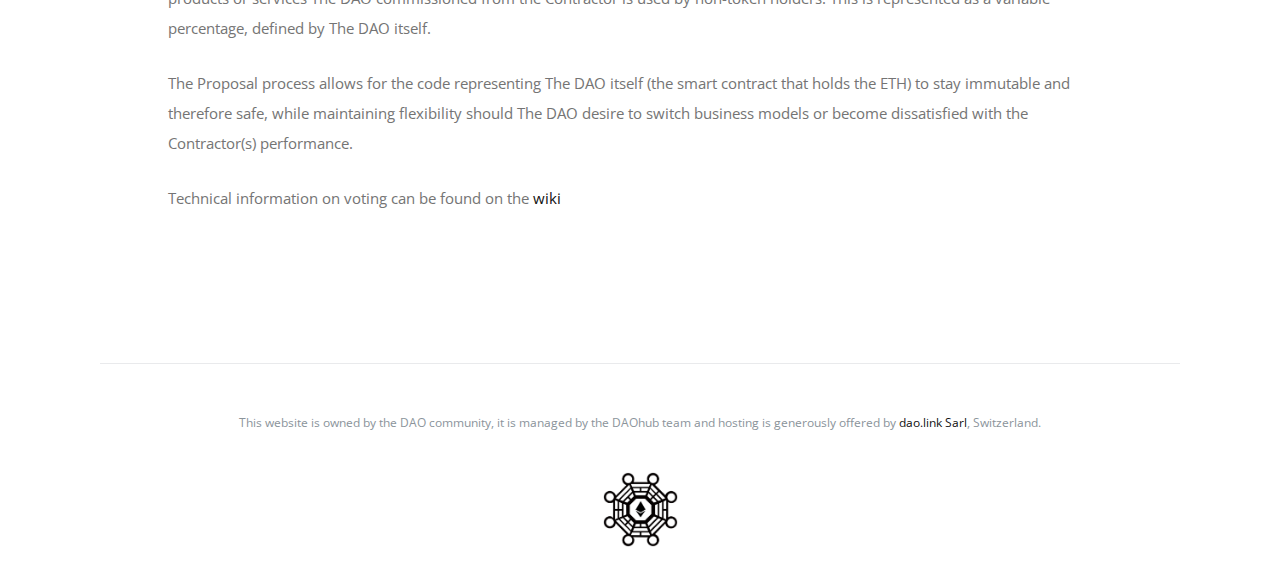
<file: voting.html>
<!DOCTYPE html>
<html lang="en">


    <head>
        <title>The DAO - Voting</title>
        <meta name="description" content="The DAO - the first Decentralized Autonomous Organization on the Ethereum blockchain">
        <meta name="keywords" content="DAO, ethereum, blockchain, decentralized, autonomous, organization">
        <meta charset="utf-8">
        <meta name="author" content="The DAO's Community">
        <meta http-equiv="X-UA-Compatible" content="IE=edge">
        <meta name="viewport" content="width=device-width, initial-scale=1.0, maximum-scale=1.0" />

        <!-- Favicons -->
        <link rel="shortcut icon" href="_assets/img/favicon.png">

        <!--
        <link rel="apple-touch-icon" href="_assets/img/apple-touch-icon.png">
        <link rel="apple-touch-icon" sizes="72x72" href="_assets/img/apple-touch-icon-72x72.png">
        <link rel="apple-touch-icon" sizes="114x114" href="_assets/img/apple-touch-icon-114x114.png">
        -->

        <!-- Load Core CSS
        =====================================-->
        <link rel="stylesheet" href="assets/css/core/bootstrap.min.css">
        <link rel="stylesheet" href="assets/css/core/animate.min.css">

        <!-- Load Main CSS
        =====================================-->
        <link rel="stylesheet" href="assets/css/main/main.css">
        <link rel="stylesheet" href="assets/css/main/setting.css">
        <link rel="stylesheet" href="assets/css/main/hover.css">

        <!-- Load Magnific Popup CSS
        =====================================-->
        <!-- <link rel="stylesheet" href="assets/css/magnific/magic.min.css"> -->
        <!-- <link rel="stylesheet" href="assets/css/magnific/magnific-popup.css">
        <link rel="stylesheet" href="assets/css/magnific/magnific-popup-zoom-gallery.css"> -->

        <!-- Load OWL Carousel CSS
        =====================================-->
        <!--<link rel="stylesheet" href="assets/css/owl-carousel/owl.carousel.css">
        <link rel="stylesheet" href="assets/css/owl-carousel/owl.theme.css">
        <link rel="stylesheet" href="assets/css/owl-carousel/owl.transitions.css">-->

        <!-- Load Color CSS - Please uncomment to apply the color.
        =====================================
        <link rel="stylesheet" href="assets/css/color/blue.css">
        <link rel="stylesheet" href="assets/css/color/brown.css">
        <link rel="stylesheet" href="assets/css/color/cyan.css">
        <link rel="stylesheet" href="assets/css/color/dark.css">
        <link rel="stylesheet" href="assets/css/color/green.css">
        <link rel="stylesheet" href="assets/css/color/orange.css">
        <link rel="stylesheet" href="assets/css/color/purple.css">
        <link rel="stylesheet" href="assets/css/color/pink.css">
        <link rel="stylesheet" href="assets/css/color/red.css">
        <link rel="stylesheet" href="assets/css/color/yellow.css">-->
        <link rel="stylesheet" href="assets/css/color/pasific.css">

        <!-- Load Fontbase Icons - Please Uncomment to use linea icons
        =====================================
        <link rel="stylesheet" href="assets/css/icon/linea-arrows-10.css">
        <link rel="stylesheet" href="assets/css/icon/linea-basic-10.css">
        <link rel="stylesheet" href="assets/css/icon/linea-basic-elaboration-10.css">
        <link rel="stylesheet" href="assets/css/icon/linea-ecommerce-10.css">
        <link rel="stylesheet" href="assets/css/icon/linea-music-10.css">
        <link rel="stylesheet" href="assets/css/icon/linea-software-10.css">
        <link rel="stylesheet" href="assets/css/icon/linea-weather-10.css">-->
        <link rel="stylesheet" href="assets/css/icon/font-awesome.css">
        <link rel="stylesheet" href="assets/css/icon/et-line-font.css">

        <!-- Load JS
        HTML5 shim and Respond.js for IE8 support of HTML5 elements and media queries
        WARNING: Respond.js doesn't work if you view the page via file://
        =====================================-->

        <!--[if lt IE 9]>
          <script src="https://oss.maxcdn.com/html5shiv/3.7.2/html5shiv.min.js"></script>
          <script src="https://oss.maxcdn.com/respond/1.4.2/respond.min.js"></script>
        <![endif]-->

        <!--- Load Custom Css -->
        <link rel="stylesheet" href="custom.css">

    </head>




    <body id="page-top" data-offset="100">

        <!-- Page Loader
        ===================================== -->
		<div id="pageloader">
			<div class="loader-item">
                <img src="_assets/img/other/puff.svg" alt="page loader">
            </div>
		</div>

        <a href="#page-top" class="go-to-top">
            <i class="fa fa-long-arrow-up"></i>
        </a>


        <!-- Navigation Area
        ===================================== -->
        <nav class="navbar navbar-pasific navbar-mp navbar-standart navbar-fixed-top">
            <div class="container-fluid">
                <div class="navbar-header">
                    <button type="button" class="navbar-toggle" data-toggle="collapse" data-target=".navbar-main-collapse">
                        <i class="fa fa-bars"></i>
                    </button>
                    <a class="navbar-brand page-scroll" href="index.html">
                        <img src="_assets/img/logo/logo-default.png" alt="logo">
                        The DAO
                    </a>
                </div>

                <div class="navbar-collapse collapse navbar-main-collapse">

                    <ul class="nav navbar-nav">

                         <!--<li><a href="creation.html" class="color-light">Creation</a></li>-->
                        <!--<li><a href="proposals.html" class="color-light">Proposals</a></li>-->
						<li><a href="about.html" class="color-light">About</a></li>
                        <li><a href="manifesto.html" class="color-light">Manifesto</a></li>
                        <li><a href="curator.html" class="color-light">Curator</a></li>
                        <li><a href="voting.html" class="color-light">Voting</a></li>
                        <li><a href="explainer.html" class="color-light">Terms</a></li>
						<li><a href="forums.html" class="color-light">Forums</a></li>
                        <li><a href="http://dao.consider.it" class="color-light">Polling</a></li>
                        <li><a href="https://blog.daohub.org/" class="color-light" target="_new">Blog</a></li>
						<li><a href="https://daowiki.atlassian.net/wiki/" class="color-light">Wiki</a></li>
                        <li><a href="http://thedailydao.io/" class="color-light">DAO news</a></li>
                        <li><a href="https://forum.daohub.org/c/theDAO/support" class="color-light">Support</a></li>



                    </ul>

                </div>
            </div>
        </nav>







        <!-- Subheader Area
        ===================================== -->
        <header class="bg-grad-stellar mt70">

            <div class="container">
                <div class="row mt20 mb30">
                    <div class="col-md-6 text-left">
                        <h3 class="color-light text-uppercase animated" data-animation="fadeInUp" data-animation-delay="100">Voting<small class="color-light alpha7">DAO Token Holders Have Full Control</small></h3>
                    </div>

                </div>
            </div>

        </header>










        <!-- Blog Area
        ===================================== -->
        <section id="blog" class="pt25 pb50">
            <div class="container">



                <div class="row">
                    <div class="col-md-10 col-md-offset-1">

                          <div class="blog-three-mini">

                            <h3 class="color-dark pt25">Interacting with the DAO</h3>


                            <p>Once you have obtained DAO Tokens, you can check your DAO Token balance and start to interact with the DAO smart contract. In order to do this, you need to 'watch' the token and the contract using the <a href="https://github.com/ethereum/mist/releases" target="_new">Ethereum Wallet</a>. It's expected for a simpler, dedicated GUI to be deployed once Mist, the Ethereum browser, comes out of alpha. </p>

                            <h5 class="color-dark pt10">Monitoring your balance</h5>

                            <p>This is done by 'watching' the Token.<br/>Click "Contracts" in the Ethereum Wallet menu, scroll down then select "Watch Token"</p>


                            <p><img src="/_assets/img/voting/watch_token.png" width="300"></p>

                            <p>Paste the following information:<br/>
                                <b>Token Contract Address:</b> 0xbb9bc244d798123fde783fcc1c72d3bb8c189413<br/>
                                <b>Token name:</b> The DAO<br/>
                                <b>Token Symbol:</b> Ð<br/>
                                <b>Decimal Places:</b> 16<br/>
                            </p>


                            <p>You're all set! Your DAO token balance will appear in the custom contract list, like so:</p>

                            <p><img src="/_assets/img/voting/balance.png" width="400"></p>

                            <p>For more information, please visit the community's <a href="https://forum.daohub.org/c/theDAO/support">support forums</a></p>




                            <h5 class="color-dark pt25">Voting and other functions</h5>

                            <p>To interact with the DAO contract, you need to register its smart contract in the <a href="https://github.com/ethereum/mist/releases" target="_new">Ethereum Wallet</a>. Start by copying the JSON code below, then navigate to 'Contracts'. Select then 'Watch Contract'. In the "Watch Contracts" interface, type 'The DAO' as the Contract name, paste the contract address, and the JSON interface. Click 'OK'.</p>

                            <p>With the contract interface registered, click "The DAO" in your custom contract section, and wait a few seconds. You are now able to use the interface and interact with the contract.</p>

                            <div style="margin-top:-15px;padding-bottom:20px">
                               <a onclick="$('.showcode').show();" class="button button-pasific button-md hover-ripple-out mt20 " data-animation="fadeInUp" data-animation-delay="500">Show JSON-Interface</a>
                               <a data-clipboard-text="test" class="cpy2Clp button button-pasific button-md hover-ripple-out mt20 " data-animation="fadeInUp" data-animation-delay="500">Copy to Clipboard</a>
                            </div>
                            <div class="showcode" style="display:none">
                                <script src="https://gist-it.appspot.com/https://github.com/slockit/DAO/tree/master/deploy/interface/minimal.json"></script>
                            </div>

                            <!-- TODO: Add video <p>A generic tutorial video can be found on YouTube.</p> -->

                            <p>Because The DAO has been deployed as an exact implementation of the Standard DAO Framework, the <a href="https://download.slock.it/public/DAO/WhitePaper.pdf" target="_new">Whitepaper</a> describes perfectly how the DAO functions and is a great place to start learning more.</p>

                            <p>The DAO was deployed using the source code that can be found and <a href="https://github.com/slockit/DAO/wiki/The-DAO-v1.0-Code#verifying-the-dao-code" target="_new">audited</a> on <a href="https://github.com/slockit/dao" target="_new">github</a></p>

                            <p>For a step-by-step tutorial on how to vote on a Proposal, please refer to the <a href="https://github.com/slockit/DAO/wiki/How-to-vote-and-execute-a-proposal">Standard DAO Framework Wiki</a></p>




                            <h5 class="color-dark pt25">Signing off on a Proposal</h5>

                            <p>Accepting a Proposal requires a majority decision after a debating period of two weeks minimum, and a participation rate of 20% or higher calculated proportionally to the value of ETH requested in the Proposal.</p>

                            <p>Proposals can be as simple or as complex as needed: for example, The DAO can minimize the trust required by signing off Proposals that disburse ETH to its Contractor on a month by month basis as opposed to a lump sum. ETH can be sent to a single address or many, representing various trusted actors each contributing to smaller parts of the project: building a wiki, coordinating a marketing campaign or producing injection molds.</p>



                         </div>

                    </div>

                </div>



                <div class="row">
                    <div class="col-md-12">

                        <div class="blog-three-mini">


                            <p align="center" class="mt45 mb35">
                                <img src="_assets/img/voting/voting.jpg" alt="Synergistic" class="img-responsive">
                                <small>Fig.1 The DAO Proposal Voting Process</small>
                            </p>

                         </div>

                    </div>

                </div>






                <div class="row">
                    <div class="col-md-10 col-md-offset-1">

                          <div class="blog-three-mini">


                            <p>Proposals can also contain operational parameters — for example, they could contain a charge levied by The DAO each time one of the products or services The DAO commissioned from the Contractor is used by non-token holders. This is represented as a variable percentage, defined by The DAO itself.</p>

                            <p>The Proposal process allows for the code representing The DAO itself (the smart contract that holds the ETH) to stay immutable and therefore safe, while maintaining flexibility should The DAO desire to switch business models or become dissatisfied with the Contractor(s) performance.</p>

                            <p>Technical information on voting can be found on the <a href="https://github.com/slockit/DAO/wiki/How-to-vote-and-execute-a-proposal" target="_new">wiki</a></p>


                         </div>

                    </div>

                </div>







            </div>
        </section>






        <!-- Footer Area
        =====================================-->
        <footer id="footer" class="footer-one center-block bg-light pt50 pb30">
            <div class="container">
                <div class="row">

                    <!-- <div class="col-md-2 col-xs-12 mb25">
                        <div class="navbar-brand-footer center-block">The DAO</div>
                        <div class="copyright center-block">&copy; 2016. All rights reserved.</div>
                    </div> -->

                     <div class="col-md-12 col-xs-12 text-center">
                        <div class="row">
                            <div class="col-sm-12">
                                <ul class=" bb-solid-1">
                                </ul>
                            </div>

                            <div class="col-sm-12 mt25">
                                <ul>
                                </ul>
                            </div>
                        </div>
                        <div class="imprint">
                            This website is owned by the DAO community, it is managed by the DAOhub team and hosting is generously offered by <a href="http://daolink.io" target="_new">dao.link Sarl</a>, Switzerland.
                        </div>
                        <br>
                        </br>
                        <div>
                            <img src="_assets/img/daohub_sharp(inverted).png" width="75" height="75" alt="DAOhub" class="FooterLogo">
                        </div>
                    </div>


                </div>

            </div>
        </footer>







        <!-- JQuery Core
        =====================================-->
        <script src="assets/js/core/jquery.min.js"></script>
        <script src="assets/js/core/bootstrap.min.js"></script>

        <!-- Magnific Popup
        =====================================-->
        <!-- <script src="assets/js/magnific-popup/jquery.magnific-popup.min.js"></script>
        <script src="assets/js/magnific-popup/magnific-popup-zoom-gallery.js"></script>
         -->


        <!-- Progress Bars
        =====================================-->
        <!-- <script src="assets/js/progress-bar/bootstrap-progressbar.js"></script>
        <script src="assets/js/progress-bar/bootstrap-progressbar-main.js"></script>   -->


        <!-- Typed
        =====================================-->
        <script src="assets/js/typed/typed.min.js"></script>





        <!-- JQuery Main
        =====================================-->
        <script src="assets/js/main/jquery.appear.js"></script>
        <!-- <script src="assets/js/main/isotope.pkgd.min.js"></script> -->
        <!-- <script src="assets/js/main/parallax.min.js"></script> -->
        <script src="assets/js/main/jquery.countTo.js"></script>
        <script src="assets/js/main/owl.carousel.min.js"></script>
        <!-- <script src="assets/js/main/jquery.sticky.js"></script> -->
        <script src="assets/js/main/imagesloaded.pkgd.min.js"></script>
        <script src="assets/js/main/main.js"></script>
        <script src="assets/js/main/clipboard.min.js"></script>

        <script src="custom.js"></script>
        <script>
           $(function() {
              $('.cpy2Clp').attr("data-clipboard-text",$('.gist-data').text().replace(/[ \t\r\n\xA0]/g,""));
              new Clipboard('.cpy2Clp');
           });
        </script>



        <script>
        (function(i,s,o,g,r,a,m){i['GoogleAnalyticsObject']=r;i[r]=i[r]||function(){
        (i[r].q=i[r].q||[]).push(arguments)},i[r].l=1*new Date();a=s.createElement(o),
        m=s.getElementsByTagName(o)[0];a.async=1;a.src=g;m.parentNode.insertBefore(a,m)
        })(window,document,'script','https://www.google-analytics.com/analytics.js','ga');

        ga('create', 'UA-52631731-4', 'auto');
        ga('send', 'pageview');

        </script>
    </body>
</html>
</file>
<file: assets/css/main/main.css>
/*  ====================================================
CSS Style for Pasific HTML Template
Author: myboodesign
Envato Profile: http://themeforest.net/user/myboodesign
======================================================== */

/*  Table of Contents
========================================================
1. GOOGLE FONTS
2. GENERAL
3. LIST
4. HEADING
5. MODAL DIALOG BOX
6. PANEL
7. ACCORDIAN
8. BUTTONS
9. CONTENT BOX
10. BLOCKQUOTE
11. FORM
12. PRICE
13. TAB PILL
14. TABLE
15. TESTIMONIAL
16. HEADER CAROUSEL
17. NAVBAR
18. INTRO
19. TEAM
20. PORTFOLIO
21. FUN FACT
22. CLIENTS
23. BLOG
24. BANNER
25. ONLINE SHOP
26. NEWSLETTER
27. PROGRESS BAR
28. CONTACT
29. SOCIAL MEDIA
30. FOOTER
31. PARALLAX

/*  ----------------------------------------------------
1. IMPORT GOOGLE FONTS
-------------------------------------------------------- */
@import url(https://fonts.googleapis.com/css?family=Open+Sans:300,400,600,800);
@import url(https://fonts.googleapis.com/css?family=Pacifico);
@import url(https://fonts.googleapis.com/css?family=Montserrat);
@import url(https://fonts.googleapis.com/css?family=Source+Sans+Pro:400,300,200);

/*  ----------------------------------------------------
2. GENERAL STYLES
-------------------------------------------------------- */
* {
  -webkit-box-sizing: border-box;
          box-sizing: border-box;
}
html {
    width: 100%;
    height: 100%;
    text-rendering: optimizeLegibility !important;
    -webkit-font-smoothing: antialiased !important;
}
body {
    width: 100%;
    height: 100%;
    font-family: 'Open Sans', sans-serif;
    background-color: #fff;
    color: #747474;
}
h1,
h2,
h3,
h4,
h5,
h6 {
    font-family: 'Open Sans', sans-serif;
    font-weight: normal !important;
    color: #000;
    -webkit-font-smoothing: antialiased;
}
h1 { font-size: 36px; line-height: 45px; }
h2 { font-size: 30px; line-height: 40px; }
h3 { font-size: 24px; line-height: 35px; }
h4 { font-size: 18px; line-height: 30px; }
h5 { font-size: 14px; line-height: 25px; }
h6 { font-size: 12px; line-height: 20px; }

h1 small { font-size: 50%; }
h2 small { font-size: 60%; }
h3 small { font-size: 70%; }
h4 small { font-size: 80%; }
h5 small { font-size: 90%; }
h6 small { font-size: 90%; }

small { 
    font-size: 90%; 
    opacity: .7; 
    font-family: 'Open Sans', sans-serif;
}

code { text-transform:none; font-family: monospace, serif;}

p {
    font-family: 'Open Sans', sans-serif !important;
    margin: 0 0 25px 0;
    font-size: 13px;
    line-height: 25px;
    color: #747474;
}
p strong { font-weight: 600; }
.lead {
    font-size: 14px;
    font-weight: 400;
    line-height: 25px;
}
.dropcap {
    float: left;
    width: 0.7em;
    font-size: 400%;
    font-family: algerian, courier;
    line-height: 80%;
    -webkit-border-radius: 2px;
       -moz-border-radius: 2px;
            border-radius: 2px;
    padding-left: 3px;
    margin-top: 5px;
    margin-right: 5px;
}

a {
    color: #111;
    outline: none;
    -webkit-transition: all .2s ease-in-out;
       -moz-transition: all .2s ease-in-out;
            transition: all .2s ease-in-out;
}
a:hover,
a:focus {
    color: #111;
    text-decoration: none;
    outline: none;
}
small {
    display: block;
    margin-top: 5px;
}
.animated { visibility:hidden; }
.visible { visibility:visible; }

.font-pacifico    { font-family: 'Pacifico', cursive !important; }
.font-open-sans   { font-family: 'Open Sans', sans-serif !important; }
.font-montserrat  { font-family: 'Montserrat', sans-serif !important; }
.font-source-sans-pro  { font-family: 'Source Sans Pro', sans-serif !important; }

.fs-75 { font-size: 75px !important; }
.fs-100 { font-size: 100px !important; }
.font-size-light { font-weight: 200 !important; }
.font-size-normal { font-weight: 300 !important; }
.font-size-bold { font-weight: 400 !important; }

.strong { font-weight: 600; }
#pageloader {
    background-color: #E74C3C;
    height: 100%;
    position: fixed;
    top: 0;
    width: 100%;
    z-index: 9999;
}
#pageloader.bw {
    background-color: #000000;
}
.loader-item {
    margin: auto;
    position: absolute;
    top: 0; left: 0; bottom: 0; right: 0;
    height: 40px;
    width: 40px;
}
.loader-item img {
    width: 80px;
}
::-moz-selection { /* Code for Firefox */
    color: #fff;
}

::selection {
    color: #fff;
}

.intro-direction {
    position: absolute;
    left: 50%;
    bottom: 5%;
}
.mouse-icon {
    border: 2px solid #fff;
    height: 40px;
    width: 24px;
    display: block;
    z-index: 10;
    opacity: 0.7;
    background-color: rgba(255,255,255,.5);
    -webkit-border-radius: 16px;
       -moz-border-radius: 16px;
            border-radius: 16px;
}
.mouse-icon .wheel {
    -webkit-animation-name: mouse-anim-drop;
    -webkit-animation-duration: 1s;
    -webkit-animation-timing-function: linear;
    -webkit-animation-delay: 0s;
    -webkit-animation-iteration-count: infinite;
    -webkit-animation-play-state: running;
    -webkit-animation-name: mouse-anim-drop;
          animation-name: mouse-anim-drop;
    -webkit-animation-duration: 1s;
          animation-duration: 1s;
    -webkit-animation-timing-function: linear;
          animation-timing-function: linear;
    -webkit-animation-delay: 0s;
          animation-delay: 0s;
    -webkit-animation-iteration-count: infinite;
          animation-iteration-count: infinite;
    -webkit-animation-play-state: running;
          animation-play-state: running;
}
.mouse-icon .wheel {
    position: relative;
    width: 2px;
    height: 6px;
    top: 4px;
    margin-left: auto;
    margin-right: auto;
    -webkit-border-radius: 10px;
       -moz-border-radius: 10px;
            border-radius: 10px;
}
@-webkit-keyframes mouse-anim-drop {
  0% {
    top: 5px;
    opacity: 0;
  }
  30% {
    top: 10px;
    opacity: 1;
  }
  100% {
    top: 25px;
    opacity: 0;
  }
}
@keyframes mouse-anim-drop {
  0% {
    top: 5px;
    opacity: 0;
  }
  30% {
    top: 10px;
    opacity: 1;
  }
  100% {
    top: 25px;
    opacity: 0;
  }
}
.icon-svg {
    max-height: 80px;
}

.go-to-top {
    background-color: rgba(0,0,0,.1);
    color: #fff;
    position: fixed;
    bottom: 10px;
    right: 10px;
    text-align: center;
    padding-top: 5px;
    display: block;
    width: 30px;
    height: 30px;
    z-index: 99999;
    -webkit-border-radius: 2px;
       -moz-border-radius: 2px;
            border-radius: 2px;    
}

/*  ----------------------------------------------------
3. LIST STYLES
-------------------------------------------------------- */
ul, ol {
    font-family: 'Open Sans', sans-serif;
    font-size: 13px;
    color: #747474;
    margin: 0;
    padding: 0;
}
ol li {
    line-height: 25px;
    padding: 0;
    margin-left: 20px;
}
ul.icon-list {
    text-align: left;
}
ul.icon-list li,
ul.icon-list-underline li {
    list-style: none;
    line-height: 25px;
}
ul.icon-list li i,
ul.icon-list-underline li i {
    margin-right: 10px;
}
ul.icon-list-underline li {
    padding-bottom: 5px;
    margin-bottom: 5px;
}
.underline-solid li {
    border-bottom: 1px solid #b9b9b9;
}
.underline-dotted li {
    border-bottom: 1px dotted #b9b9b9;
}
.underline-dashed li {
    border-bottom: 1px dashed #b9b9b9;
}
.underline-double li {
    border-bottom: 3px double #b9b9b9;
}
ul.no-icon-list {
    margin: 0;
    padding: 0;
}
ul.no-icon-list li {
    padding: 0;
    margin: 0;
    list-style: none;
}
/*  ----------------------------------------------------
4. HEADING STYLE
-------------------------------------------------------- */
.heading {
    height: 20px;
    display: block;
    margin-bottom: 20px;    
    font-size: 15px;
    opacity: 1 !important;
}
.heading-desc {
    display: block;
    font-family: 'Open Sans', sans-serif;
    font-size: 14px;
    line-height: 25px;
    margin-left: auto;
    margin-right: auto;
}
.heading-solid,
.heading-dotted,
.heading-dashed,
.heading-double {
    width: 50px;
    border-bottom-width: 3px;
}
.heading-solid {
    border-bottom-style: solid;
}
.heading-dotted {
    border-bottom-style: dotted;
}
.heading-dashed {
    border-bottom-style: dashed;
}
.heading-double {
    border-bottom-style: double;
    
}

.heading-solid-icon,
.heading-dotted-icon,
.heading-dashed-icon,
.heading-double-icon {
    width: 120px;
    margin-top: 20px;
}
.heading-solid-icon span,
.heading-dotted-icon span,
.heading-dashed-icon span,
.heading-double-icon span {
    width: 40px;
    height: 2px;
    float: left;
}
.heading-solid-icon span span,
.heading-dotted-icon span span,
.heading-dashed-icon span span,
.heading-daouble-icon span span {
    width: 40px;
    height: 2px;
    float: right;
}
.heading-solid-icon span,
.heading-dotted-icon span,
.heading-dashed-icon span,
.heading-solid-icon span span,
.heading-dotted-icon span span,
.heading-dashed-icon span span {
    border-top-width: 2px;
    border-top-style: solid;
    display: block;
}
.heading-double-icon span,
.heading-double-icon span span {
    border-bottom-width: 3px;
    border-top-style: solid;
    display: block;
}
.heading-solid-icon i,
.heading-dotted-icon i,
.heading-dashed-icon i,
.heading-double-icon i {
    float: left;
    margin-left: 10px;
    margin-right: 10px;
    margin-top: -5px;
}

.heading-solid-icon div,
.heading-solid-icon div div {
    border-bottom-style: solid;
}
.heading-dotted-icon div,
.heading-dotted-icon div div {
    border-bottom-style: dotted;
}
.heading-dashed-icon div,
.heading-dashed-icon div div {
    border-bottom-style: dashed;
}
.heading-double-icon div,
.heading-double-icon div div {
    border-bottom-style: double;
}

.heading-icon,
.heading-icon-o {
    width: 60px;
    height: 60px;
    font-size: 20px;
    padding-top: 20px;

}
.heading-icon {
    color: #fff;    
}
.heading-icon-o {
    background-color: transparent;
    border-width: 2px;
    border-style: solid;
}
.heading-icon-rounded {
    -webkit-border-radius: 5px;
       -moz-border-radius: 5px;
            border-radius: 5px;
}
.heading-icon-circle {
    -webkit-border-radius: 100%;
       -moz-border-radius: 100%;
            border-radius: 100%;
}

/*  -----------------------------------------------------
5. MODAL DIALOG BOX
-------------------------------------------------------- */
.modal-dialog {
    font-size: 12px;
    font-family: 'Open Sans', sans-serif;
    font-weight: 600;
    max-width: 500px;
}
.modal-header {
    -webkit-border-top-left-radius: 3px;
       -moz-border-top-left-radius: 3px;
            border-top-left-radius: 3px;
    -webkit-border-top-right-radius: 3px;
       -moz-border-top-right-radius: 3px;
            border-top-right-radius: 3px;
}
.modal-footer {
    text-align: center;
    -webkit-border-bottom-left-radius: 3px;
       -moz-border-bottom-left-radius: 3px;
            border-bottom-left-radius: 3px;
    -webkit-border-bottom-right-radius: 3px;
       -moz-border-bottom-right-radius: 3px;
            border-bottom-right-radius: 3px;
}
.modal-search-input {
    border: 0;
    width: 100%;
    height: 50px;
    text-align: center;
    outline: none;
    font-size: 30px;
}

/*  ----------------------------------------------------
6. PANEL
-------------------------------------------------------- */
.panel {}
.panel-square {
    -webkit-border-radius: 0;
       -moz-border-radius: 0;
            border-radius: 0;
}
.panel-default {
    border: 1px solid #ffb7ac;
}
.panel-default .panel-heading {
    background-color: #fddad4;
    color: #b55241;
}
.panel-heading a {
    font-size: 14px;
    color: #333;
}
.panel-light {
    border: 1px solid #ebebeb;
}
.panel-light .panel-heading {
    background-color: #fff;
    color: #333;
}
.panel-gray {
    border: 1px solid #e1e1e1;
}
.panel-gray .panel-heading {
    background-color: #e1e1e1;
    color: #333;
}
.panel-dark {
    border: 1px solid #111;
}
.panel-dark .panel-heading {
    background-color: #333;
    color: #fff;
}

.panel-heading {
    padding: 10px 15px;
    font-size: 13px !important;
    cursor: pointer;
}
.panel-heading i {
    margin-right: 10px;
}
.panel-collapse.collapse.in {
    background-color: #fff !important;
}
.panel-collapse.collapsing {
    background-color: #fff !important;
}
/*  ----------------------------------------------------
7. ACCORDIAN
-------------------------------------------------------- */
.accordian-toggle-chevron-left:after,
.accordian-toggle-chevron-right:after,
.accordian-toggle-plus-left:after,
.accordian-toggle-plus-right:after,
.accordian-toggle-plus-sign-left:after,
.accordian-toggle-plus-sign-right:after,
.accordian-toggle-arrow-left:after,
.accordian-toggle-arrow-right:after {
    font-family: "Glyphicons Halflings";
    margin-left: 15px;
    margin-top: 1px;
    font-size: 10px;
}

.accordian-toggle-chevron-left:after,
.accordian-toggle-plus-left:after,
.accordian-toggle-plus-sign-left:after,
.accordian-toggle-arrow-left:after {
    float: left;
    margin-top: 2px;
    margin-left: 0;
    margin-right: 10px;
}

.accordian-toggle-chevron-right:after,
.accordian-toggle-plus-right:after,
.accordian-toggle-plus-sign-right:after,
.accordian-toggle-arrow-right:after {
    float: right;
}

.accordian-toggle-chevron-left:after,
.accordian-toggle-chevron-right:after { content: "\e114"; }

.accordian-toggle-chevron-left.collapsed:after,
.accordian-toggle-chevron-right.collapsed:after { content: "\e080"; }

.accordian-toggle-plus-left:after,
.accordian-toggle-plus-right:after { content: "\2212"; }

.accordian-toggle-plus-left.collapsed:after,
.accordian-toggle-plus-right.collapsed:after { content: "\2b"; }

.accordian-toggle-plus-sign-left:after,
.accordian-toggle-plus-sign-left:after { content: "\e082"; }

.accordian-toggle-plus-sign-left.collapsed:after,
.accordian-toggle-plus-sign-right.collapsed:after { content: "\e081"; }

.accordian-toggle-arrow-left:after,
.accordian-toggle-arrow-right:after { content: "\e094"; }

.accordian-toggle-arrow-left.collapsed:after,
.accordian-toggle-arrow-right.collapsed:after { content: "\e092"; }

.accordian-toggle-chevron-left:after,
.accordian-toggle-chevron-left.collapsed:after,
.accordian-toggle-plus-left:after,
.accordian-toggle-plus-left.collapsed:after,
.accordian-toggle-plus-sign-left:after,
.accordian-toggle-plus-sign-left.collapsed:after,
.accordian-toggle-arrow-left:after,
.accordian-toggle-arrow-left.collapsed:after,
.accordian-toggle-chevron-right:after,
.accordian-toggle-chevron-right.collapsed:after,
.accordian-toggle-plus-right:after,
.accordian-toggle-plus-right.collapsed:after,
.accordian-toggle-plus-sign-right:after,
.accordian-toggle-plus-sign-lerightft.collapsed:after,
.accordian-toggle-arrow-right:after,
.accordian-toggle-arrow-right.collapsed:after {
    opacity: .5;
}

.panel-body {
    color: #747474;
    font-family: 'Open Sans', sans-serif;
    font-size: 13px;
    line-height: 25px;
}


/*  ----------------------------------------------------
8. BUTTONS
-------------------------------------------------------- */
.button,
.button-3d,
.button-o {
	display: inline-block;
	padding: 8px 16px;
	margin-bottom: 5px;
	font-size: 12px;
	font-weight: normal;
	line-height: 1.42857143;
	text-align: center;
	white-space: nowrap;
	vertical-align: middle;
	-ms-touch-action: manipulation;
	  touch-action: manipulation;
	cursor: pointer;
	-webkit-user-select: none;
	 -moz-user-select: none;
	  -ms-user-select: none;
		  user-select: none;
	background-image: none;
	border: 1px solid transparent;
	font-family: 'Montserrat', sans-serif;
	text-transform: uppercase;
    text-shadow: none;
	font-weight: normal !important;
	letter-spacing: 1px;
	-webkit-transition: all .25s ease-in-out;
	   -moz-transition: all .25s ease-in-out;
			transition: all .25s ease-in-out;
    -webkit-border-radius: 4px;
       -moz-border-radius: 4px;
            border-radius: 4px;
}
.button,
.button:hover,
.button-3d,
.button-3d:hover {
	color: #fff !important;
}
.button-o {
	background: transparent !important;
	border-width: 1px;
	border-style: solid;
}
.button i,
.button-3d i,
.button-o i {
    margin-left: 15px;
    margin-right: 0;
    font-size: 14px;
}
.button small,
.button-3d small,
.button-o small {
    margin-top: 0px;
}
.button:focus {
    outline: none;
    color: #fff;
}
.button-xs { font-size: 9px; padding: 5px 12px; }
.button-sm { font-size: 10px; padding: 8px 20px;}
.button-md { font-size: 11px; padding: 12px 25px;}
.button-lg { font-size: 13px; padding: 15px 30px;}
.button-square {
    -webkit-border-radius: 0;
       -moz-border-radius: 0;
            border-radius: 0;
}

.button-xs.button-rounded,
.button-rounded.button-xs { -webkit-border-radius: 2px;-moz-border-radius: 2px;border-radius: 2px;}
.button-sm.button-rounded,
.button-rounded.button-sm { -webkit-border-radius: 4px;-moz-border-radius: 4px;border-radius: 4px;}
.button-md.button-rounded,
.button-rounded.button-md { -webkit-border-radius: 7px;-moz-border-radius: 7px;border-radius: 7px;}
.button-lg.button-rounded,
.button-rounded.button-lg { -webkit-border-radius: 10px;-moz-border-radius: 10px;border-radius: 10px;}

.button-circle {
    -webkit-border-radius: 100px;
       -moz-border-radius: 100px;
            border-radius: 100px;
}
.button-block {
	display: block;
	width: 100%;
	margin-top: 5px;
}
/* Main Colors */
.button.button-pasific {
	color: #fff;
}
.button-3d.button-pasific {
	color: #fff;
	-webkit-box-shadow: 0 5px 0 #ee3135;
	   -moz-box-shadow: 0 5px 0 #ee3135;
			box-shadow: 0 5px 0 #ee3135;
}
.button-3d:hover.button-pasific {
	-webkit-box-shadow: 0 3px 0 #ee3135;
	   -moz-box-shadow: 0 3px 0 #ee3135;
			box-shadow: 0 3px 0 #ee3135;
}
.button-o.button-pasific {
	background: transparent !important;
}
.button-o.button-pasific:hover {
    color: #fff !important;
}
/* Secondary Colors */
.button.button-red, .button-3d.button-red 		    { background-color: #fd3635; }
.button.button-pink, .button-3d.button-pink 		{ background-color: #fd40b3; }
.button.button-orange, .button-3d.button-orange 	{ background-color: #ff8b34; }
.button.button-purple, .button-3d.button-purple 	{ background-color: #a85ad4; }
.button.button-blue, .button-3d.button-blue 		{ background-color: #3dace1; }
.button.button-cyan, .button-3d.button-cyan 		{ background-color: #1abc9c; }
.button.button-green, .button-3d.button-green 	    { background-color: #b2cc71; }
.button.button-yellow, .button-3d.button-yellow 	{ background-color: #ffc501; }
.button.button-gray, .button-3d.button-gray 		{ background-color: #e0e0e0; color: #111 !important; }
.button.button-dark, .button-3d.button-dark 		{ background-color: #5f6467; }
.button.button-black, .button-3d.button-black 		{ background-color: #000000; }
.button.button-white, .button-3d.button-white 		{ background-color: #ffffff; color: #111 !important;}

.button-3d.button-red 		{ -webkit-box-shadow: 0 5px 0 #d92726; -moz-box-shadow: 0 5px 0 #d92726; box-shadow: 0 5px 0 #d92726; }
.button-3d.button-pink 	    { -webkit-box-shadow: 0 5px 0 #dc2193; -moz-box-shadow: 0 5px 0 #dc2193; box-shadow: 0 5px 0 #dc2193; }
.button-3d.button-orange 	{ -webkit-box-shadow: 0 5px 0 #e1660b; -moz-box-shadow: 0 5px 0 #e1660b; box-shadow: 0 5px 0 #e1660b; }
.button-3d.button-purple 	{ -webkit-box-shadow: 0 5px 0 #8632b5; -moz-box-shadow: 0 5px 0 #8632b5; box-shadow: 0 5px 0 #8632b5; }
.button-3d.button-blue 	    { -webkit-box-shadow: 0 5px 0 #1f8abe; -moz-box-shadow: 0 5px 0 #1f8abe; box-shadow: 0 5px 0 #1f8abe; }
.button-3d.button-cyan 	    { -webkit-box-shadow: 0 5px 0 #148d75; -moz-box-shadow: 0 5px 0 #148d75; box-shadow: 0 5px 0 #148d75; }
.button-3d.button-green 	{ -webkit-box-shadow: 0 5px 0 #7d9345; -moz-box-shadow: 0 5px 0 #7d9345; box-shadow: 0 5px 0 #7d9345; }
.button-3d.button-yellow 	{ -webkit-box-shadow: 0 5px 0 #deac02; -moz-box-shadow: 0 5px 0 #deac02; box-shadow: 0 5px 0 #deac02; }
.button-3d.button-gray 	    { -webkit-box-shadow: 0 5px 0 #a7a7a7; -moz-box-shadow: 0 5px 0 #a7a7a7; box-shadow: 0 5px 0 #a7a7a7; }
.button-3d.button-dark 	    { -webkit-box-shadow: 0 5px 0 #404345; -moz-box-shadow: 0 5px 0 #404345; box-shadow: 0 5px 0 #404345; }
.button-3d.button-black 	{ -webkit-box-shadow: 0 5px 0 #555555; -moz-box-shadow: 0 5px 0 #555555; box-shadow: 0 5px 0 #555555; }
.button-3d.button-white 	{ -webkit-box-shadow: 0 5px 0 #f9f9f9; -moz-box-shadow: 0 5px 0 #f9f9f9; box-shadow: 0 5px 0 #f9f9f9; }

.button-3d:hover.button-red 	{ -webkit-box-shadow: 0 3px 0 #d92726; -moz-box-shadow: 0 3px 0 #d92726; box-shadow: 0 3px 0 #d92726; }
.button-3d:hover.button-pink 	{ -webkit-box-shadow: 0 3px 0 #dc2193; -moz-box-shadow: 0 3px 0 #dc2193; box-shadow: 0 3px 0 #dc2193; }
.button-3d:hover.button-orange  { -webkit-box-shadow: 0 3px 0 #e1660b; -moz-box-shadow: 0 3px 0 #e1660b; box-shadow: 0 3px 0 #e1660b; }
.button-3d:hover.button-purple  { -webkit-box-shadow: 0 3px 0 #8632b5; -moz-box-shadow: 0 3px 0 #8632b5; box-shadow: 0 3px 0 #8632b5; }
.button-3d:hover.button-blue 	{ -webkit-box-shadow: 0 3px 0 #1f8abe; -moz-box-shadow: 0 3px 0 #1f8abe; box-shadow: 0 3px 0 #1f8abe; }
.button-3d:hover.button-cyan 	{ -webkit-box-shadow: 0 3px 0 #148d75; -moz-box-shadow: 0 3px 0 #148d75; box-shadow: 0 3px 0 #148d75; }
.button-3d:hover.button-green 	{ -webkit-box-shadow: 0 3px 0 #7d9345; -moz-box-shadow: 0 3px 0 #7d9345; box-shadow: 0 3px 0 #7d9345; }
.button-3d:hover.button-yellow  { -webkit-box-shadow: 0 3px 0 #deac02; -moz-box-shadow: 0 3px 0 #deac02; box-shadow: 0 3px 0 #deac02; }
.button-3d:hover.button-gray 	{ -webkit-box-shadow: 0 3px 0 #a7a7a7; -moz-box-shadow: 0 3px 0 #a7a7a7; box-shadow: 0 3px 0 #a7a7a7; }
.button-3d:hover.button-dark 	{ -webkit-box-shadow: 0 3px 0 #404345; -moz-box-shadow: 0 3px 0 #404345; box-shadow: 0 3px 0 #404345; }
.button-3d:hover.button-black 	{ -webkit-box-shadow: 0 3px 0 #555555; -moz-box-shadow: 0 3px 0 #555555; box-shadow: 0 3px 0 #555555; }
.button-3d:hover.button-white 	{ -webkit-box-shadow: 0 3px 0 #f9f9f9; -moz-box-shadow: 0 3px 0 #f9f9f9; box-shadow: 0 3px 0 #f9f9f9; }

.button-o.button-red		{ border-color: #fd3635; color: #fd3635; }
.button-o.button-pink 		{ border-color: #fd40b3; color: #fd40b3; }
.button-o.button-orange 	{ border-color: #ff8b34; color: #ff8b34; }
.button-o.button-purple	    { border-color: #a85ad4; color: #a85ad4; }
.button-o.button-blue 		{ border-color: #3dace1; color: #3dace1; }
.button-o.button-cyan 		{ border-color: #1abc9c; color: #1abc9c; }
.button-o.button-green		{ border-color: #b2cc71; color: #b2cc71; }
.button-o.button-yellow	    { border-color: #edc951; color: #edc951; }
.button-o.button-gray 		{ border-color: #e0e0e0; color: #e0e0e0; }
.button-o.button-dark 		{ border-color: #323a45; color: #323a45; }
.button-o.button-black 		{ border-color: #000000; color: #000000; }
.button-o.button-white 		{ border-color: #ffffff; color: #ffffff; }
.button-o.button-white:hover{ color: #000000 !important;}
/* Bootstrap Colors */
.button.button-primary, .button-3d.button-primary { background-color: #286090; }
.button.button-success, .button-3d.button-success { background-color: #5cb85c; }
.button.button-info, .button-3d.button-info       { background-color: #5bc0de; }
.button.button-warning, .button-3d.button-warning { background-color: #ec971f; }
.button.button-danger, .button-3d.button-danger   { background-color: #c9302c; }

.button-3d.button-primary { -webkit-box-shadow: 0 5px 0 #1a456b; -moz-box-shadow: 0 5px 0 #1a456b; box-shadow: 0 5px 0 #1a456b; }
.button-3d.button-success { -webkit-box-shadow: 0 5px 0 #408940; -moz-box-shadow: 0 5px 0 #408940; box-shadow: 0 5px 0 #408940; }
.button-3d.button-info    { -webkit-box-shadow: 0 5px 0 #398ca5; -moz-box-shadow: 0 5px 0 #398ca5; box-shadow: 0 5px 0 #398ca5; }
.button-3d.button-warning { -webkit-box-shadow: 0 5px 0 #bb7614; -moz-box-shadow: 0 5px 0 #bb7614; box-shadow: 0 5px 0 #bb7614; }
.button-3d.button-danger  { -webkit-box-shadow: 0 5px 0 #9d201c; -moz-box-shadow: 0 5px 0 #9d201c; box-shadow: 0 5px 0 #9d201c; }

.button-3d:hover.button-primary { -webkit-box-shadow: 0 3px 0 #1a456b; -moz-box-shadow: 0 3px 0 #1a456b; box-shadow: 0 3px 0 #1a456b; }
.button-3d:hover.button-success { -webkit-box-shadow: 0 3px 0 #408940; -moz-box-shadow: 0 3px 0 #408940; box-shadow: 0 3px 0 #408940; }
.button-3d:hover.button-info    { -webkit-box-shadow: 0 3px 0 #398ca5; -moz-box-shadow: 0 3px 0 #398ca5; box-shadow: 0 3px 0 #398ca5; }
.button-3d:hover.button-warning { -webkit-box-shadow: 0 3px 0 #bb7614; -moz-box-shadow: 0 3px 0 #bb7614; box-shadow: 0 3px 0 #bb7614; }
.button-3d:hover.button-danger  { -webkit-box-shadow: 0 3px 0 #9d201c; -moz-box-shadow: 0 3px 0 #9d201c; box-shadow: 0 3px 0 #9d201c; }

.button-o.button-primary    { border-color: #286090; color: #286090; }
.button-o.button-success    { border-color: #5cb85c; color: #5cb85c; }
.button-o.button-info       { border-color: #5bc0de; color: #5bc0de; }
.button-o.button-warning    { border-color: #ec971f; color: #ec971f; }
.button-o.button-danger     { border-color: #c9302c; color: #c9302c; }


/* Gradient Colors */
.button-grad-violet {
    background: #5f2c82;
    background: -webkit-linear-gradient(-45deg, #4776E6, #8E54E9); 
    background: -o-linear-gradient(-45deg, #4776E6, #8E54E9); 
    background: -moz-linear-gradient(-45deg, #4776E6, #8E54E9); 
    background: linear-gradient(-45deg, #4776E6, #8E54E9);
}
.button-grad-violet:hover {
    background: #5f2c82;
    background: -webkit-linear-gradient(45deg, #4776E6, #8E54E9); 
    background: -o-linear-gradient(45deg, #4776E6, #8E54E9); 
    background: -moz-linear-gradient(45deg, #4776E6, #8E54E9); 
    background: linear-gradient(45deg, #4776E6, #8E54E9);
}
.button-grad-blood-mary {
    background: #FF512F;
    background: -webkit-linear-gradient(-45deg, #FF512F, #DD2476); 
    background: -o-linear-gradient(-45deg, #FF512F, #DD2476); 
    background: -moz-linear-gradient(-45deg, #FF512F, #DD2476); 
    background: linear-gradient(-45deg, #FF512F, #DD2476); 
}
.button-grad-blood-mary:hover {
    background: #FF512F;
    background: -webkit-linear-gradient(45deg, #FF512F, #DD2476); 
    background: -o-linear-gradient(45deg, #FF512F, #DD2476); 
    background: -moz-linear-gradient(45deg, #FF512F, #DD2476); 
    background: linear-gradient(45deg, #FF512F, #DD2476); 
}
.button-grad-bora {
    background: #2BC0E4;
    background: -webkit-linear-gradient(45deg, #2BC0E4, #EAECC6); 
    background: -o-linear-gradient(45deg, #2BC0E4, #EAECC6); 
    background: -moz-linear-gradient(45deg, #2BC0E4, #EAECC6); 
    background: linear-gradient(45deg, #2BC0E4, #EAECC6); 
}
.button-grad-bora:hover {
    background: #2BC0E4;
    background: -webkit-linear-gradient(-45deg, #2BC0E4, #EAECC6); 
    background: -o-linear-gradient(-45deg, #2BC0E4, #EAECC6); 
    background: -moz-linear-gradient(-45deg, #2BC0E4, #EAECC6); 
    background: linear-gradient(-45deg, #2BC0E4, #EAECC6); 
}
.button-grad-mojito {
    background: #68e9b6;
    background: -webkit-linear-gradient(45deg, #68e9b6, #4e75b9); 
    background: -o-linear-gradient(45deg, #68e9b6, #4e75b9); 
    background: -moz-linear-gradient(45deg, #68e9b6, #4e75b9); 
    background: linear-gradient(45deg, #68e9b6, #4e75b9); 
}
.button-grad-mojito:hover {
    background: #4e75b9;
    background: -webkit-linear-gradient(-45deg, #4e75b9, #68e9b6); 
    background: -o-linear-gradient(-45deg, #4e75b9, #68e9b6); 
    background: -moz-linear-gradient(-45deg, #4e75b9, #68e9b6); 
    background: linear-gradient(-45deg, #4e75b9, #68e9b6); 
}
.button-grad-orange {
    background: #FFB75E;
    background: -webkit-linear-gradient(-45deg, #FFB75E, #ED8F03); 
    background: -o-linear-gradient(-45deg, #FFB75E, #ED8F03); 
    background: -moz-linear-gradient(-45deg, #FFB75E, #ED8F03); 
    background: linear-gradient(-45deg, #FFB75E, #ED8F03); 
}
.button-grad-orange:hover {
    background: #FFB75E;
    background: -webkit-linear-gradient(45deg, #FFB75E, #ED8F03); 
    background: -o-linear-gradient(45deg, #FFB75E, #ED8F03); 
    background: -moz-linear-gradient(45deg, #FFB75E, #ED8F03); 
    background: linear-gradient(45deg, #FFB75E, #ED8F03); 
}
.button-grad-purple {
    background: #DA22FF;
    background: -webkit-linear-gradient(-45deg, #DA22FF, #9733EE); 
    background: -o-linear-gradient(-45deg, #DA22FF, #9733EE); 
    background: -moz-linear-gradient(-45deg, #DA22FF, #9733EE); 
    background: linear-gradient(-45deg, #DA22FF, #9733EE); 
}
.button-grad-purple:hover {
    background: #DA22FF;
    background: -webkit-linear-gradient(45deg, #DA22FF, #9733EE); 
    background: -o-linear-gradient(45deg, #DA22FF, #9733EE); 
    background: -moz-linear-gradient(45deg, #DA22FF, #9733EE); 
    background: linear-gradient(45deg, #DA22FF, #9733EE); 
}
.button-grad-stellar {
    background: #7474BF;
    background: -webkit-linear-gradient(-45deg, #7474BF, #348AC7); 
    background: -o-linear-gradient(-45deg, #7474BF, #348AC7); 
    background: -moz-linear-gradient(-45deg, #7474BF, #348AC7); 
    background: linear-gradient(-45deg, #7474BF, #348AC7); 
}
.btn-grad-stellar:hover {
    background: #7474BF;
    background: -webkit-linear-gradient(45deg, #7474BF, #348AC7); 
    background: -o-linear-gradient(45deg, #7474BF, #348AC7); 
    background: -moz-linear-gradient(45deg, #7474BF, #348AC7); 
    background: linear-gradient(45deg, #7474BF, #348AC7); 
}
.button-grad-day-tripper {
    background: #f857a6;
    background: -webkit-linear-gradient(-45deg, #f857a6, #ff5858); 
    background: -o-linear-gradient(-45deg, #f857a6, #ff5858); 
    background: -moz-linear-gradient(-45deg, #f857a6, #ff5858); 
    background: linear-gradient(-45deg, #f857a6, #ff5858); 
}
.button-grad-day-tripper:hover {
    background: #f857a6;
    background: -webkit-linear-gradient(45deg, #f857a6, #ff5858); 
    background: -o-linear-gradient(45deg, #f857a6, #ff5858); 
    background: -moz-linear-gradient(45deg, #f857a6, #ff5858); 
    background: linear-gradient(45deg, #f857a6, #ff5858); 
}

.button-grad-violet,
.button-grad-blood-mary,
.button-grad-bora,
.button-grad-mojito,
.button-grad-orange,
.button-grad-purple,
.button-grad-stellar,
.button-grad-tripper {
    border: 0 !important;
    color: #ffffff !important;
}


/*  ----------------------------------------------------
9. CONTENT BOX
-------------------------------------------------------- */
.content-box {
    display: block;
    float: left;
}
.content-box-o {
    border: 1px solid #ddd;
    padding: 25px 0 10px 0;
    -webkit-border-radius: 5px;
       -moz-border-radius: 5px;
            border-radius: 5px;
}
.content-box-o-no-border {
    border: 0;
    padding: 25px 0 10px 0;
    -webkit-border-radius: 5px;
       -moz-border-radius: 5px;
            border-radius: 5px;
} 
.content-box.content-box-center {
    text-align: center;
}
.content-box.content-box-left {
    text-align: left;
}
.content-box.content-box-right {
    text-align: right;
}
.content-box.content-box-inverse h5 {
    color: #fff;
}
.content-box.content-box-inverse p {
    color: #ccc;
}
.content-box.content-box-center span,
.content-box.content-box-center i,
.content-box.content-box-left span,
.content-box.content-box-left i,
.content-box.content-box-right span,
.content-box.content-box-right i {
    margin: 0 auto;
    font-size: 40px;
}
.content-box.content-box-left span,
.content-box.content-box-left i {
    margin-left: 0;
}
.content-box.content-box-right span,
.content-box.content-box-right i {
    margin-right: 0;
}
.content-box.content-box-icon-o span,
.content-box.content-box-icon-o i,
.content-box.content-box-icon span,
.content-box.content-box-icon i {
    display: block;
    width: 75px;
    height: 75px;
    padding-top: 18px;
    margin-bottom: 20px;
    text-align: center;
    -webkit-border-radius: 4px;
       -moz-border-radius: 4px;
            border-radius: 4px;
    font-size: 35px;
}
.content-box.content-box-icon-o-circle span,
.content-box.content-box-icon-o-circle i,
.content-box.content-box-icon-circle span,
.content-box.content-box-icon-circle i {
    display: block;
    width: 80px;
    height: 80px;
    padding-top: 20px;
    margin-bottom: 20px;
    text-align: center;
    -webkit-border-radius: 100px;
       -moz-border-radius: 100px;
            border-radius: 100px;
}
.content-box-icon-circle,
.content-box-icon-o-circle {
    font-size: 35px;
}
.content-box.content-box-icon span,
.content-box.content-box-icon i,
.content-box.content-box-icon-circle span,
.content-box.content-box-icon-circle i {
    color: #fff;
}
.content-box.content-box-icon-o span,
.content-box.content-box-icon-o i,
.content-box.content-box-icon-o-circle span,
.content-box.content-box-icon-o-circle i {
    border-width: 1px;
    border-style: solid;
}

/* Float Left Icon */
.content-box.content-box-left-icon span,
.content-box.content-box-left-icon i {
    float: left;
    margin: 0 15px 0 0;
    font-size: 40px;
}
.content-box.content-box-left-icon h4,
.content-box.content-box-left-icon h5 {
    float: left;
}
.content-box.content-box-left-icon p {
    margin-top: 10px;
    float: left;
}

.content-box-left-icon.content-box-icon span, .content-box-left-icon.content-box-icon i, /* icon with rounded background */
.content-box-left-icon.content-box-icon-o span, .content-box-left-icon.content-box-icon-o i, /* icon with rounded transparent background */
.content-box-left-icon.content-box-icon-circle span, .content-box-left-icon.content-box-icon-circle i, /* icon with circle background */
.content-box-left-icon.content-box-icon-o-circle span, .content-box-left-icon.content-box-icon-o-circle i /* icon with circle transparent background */
{
    margin-bottom: 50px;
    position: absolute;
    top: 5px;
}
.content-box-left-icon.content-box-icon h5,
.content-box-left-icon.content-box-icon-o h5,
.content-box-left-icon.content-box-icon-circle h5,
.content-box-left-icon.content-box-icon-o-circle h5,
.content-box-left-icon.content-box-icon h4,
.content-box-left-icon.content-box-icon-o h4,
.content-box-left-icon.content-box-icon-circle h4,
.content-box-left-icon.content-box-icon-o-circle h4
{
    margin: 0 0 0 90px;
    float: left;
}
.content-box-left-icon.content-box-icon p,
.content-box-left-icon.content-box-icon-o p,
.content-box-left-icon.content-box-icon-circle p,
.content-box-left-icon.content-box-icon-o-circle p
{
    float: left;
    margin: 10px 0 0 90px;
}

/* Float Right Icon */
.content-box.content-box-right-icon {
    text-align: right;
}
.content-box.content-box-right-icon span,
.content-box.content-box-right-icon i {
    float: right;
    margin: 0 15px 0 0;
    font-size: 40px;
}
.content-box.content-box-right-icon h4,
.content-box.content-box-right-icon h5 {
    margin-right: 80px;
}
.content-box.content-box-right-icon p {
    margin-top: 10px;
    margin-right: 20px;
    float: right;
}

.content-box-right-icon.content-box-icon span, .content-box-right-icon.content-box-icon i, /* icon with rounded background */
.content-box-right-icon.content-box-icon-o span, .content-box-right-icon.content-box-icon-o i, /* icon with rounded transparent background */
.content-box-right-icon.content-box-icon-circle span, .content-box-right-icon.content-box-icon-circle i, /* icon with circle background */
.content-box-right-icon.content-box-icon-o-circle span, .content-box-right-icon.content-box-icon-o-circle i /* icon with circle transparent background */
{
    margin-bottom: 50px;
    position: absolute;
    top: 5px;
    right: 0;
}
.content-box-right-icon.content-box-icon h4,
.content-box-right-icon.content-box-icon-o h4,
.content-box-right-icon.content-box-icon-circle h4,
.content-box-right-icon.content-box-icon-o-circle h4,
.content-box-right-icon.content-box-icon h5,
.content-box-right-icon.content-box-icon-o h5,
.content-box-right-icon.content-box-icon-circle h5,
.content-box-right-icon.content-box-icon-o-circle h5 {
    margin: 0 100px 0 0;
    float: right;
}
.content-box-right-icon.content-box-icon p,
.content-box-right-icon.content-box-icon-o p,
.content-box-right-icon.content-box-icon-circle p,
.content-box-right-icon.content-box-icon-o-circle p {
    margin: 10px 100px 0 0;
}


/*  ----------------------------------------------------
10. BLOCKQUOTE
-------------------------------------------------------- */
blockquote,
blockquote.blockquote-pasific {
    border-top: 0;
    border-right: 0;
    border-bottom: 0;
    border-left-width: 5px;
    border-left-style: solid;
}
blockquote.blockquote-reverse,
blockquote.blockquote-pasific-reverse {
    border-top: 0;
    border-left: 0;
    border-bottom: 0;
    border-right-width: 5px;
    border-right-style: solid;
}
blockquote p {
    font-size: 14px;
    margin-bottom: 10px;
}
blockquote footer {
    font-size: 12px;
    color: #111;
    margin: 0;
    padding: 0;
}
blockquote footer cite {
    color: #ccc;
}
blockquote.blockquote-pasific,
blockquote.blockquote-pasific-reverse {
    background-color: #ffffff;
    border: 1px solid #ddd;
    padding: 20px;
    -webkit-box-shadow: 7px 7px 0 #f0f0f0;
       -moz-box-shadow: 7px 7px 0 #f0f0f0;
            box-shadow: 7px 7px 0 #f0f0f0;
    -webkit-border-radius: 5px;
       -moz-border-radius: 5px;
            border-radius: 5px;
}

blockquote.blockquote-pasific-reverse {
    text-align: right;
}
blockquote.blockquote-pasific-has-photo,
blockquote.blockquote-pasific-has-photo-reverse {
    border: 0;
    padding: 0;
}
blockquote.blockquote-pasific-has-photo img {
    float: left;
    margin-right: 20px;
    width: 80px;
    height: 80px;
}
blockquote.blockquote-pasific-has-photo p {
    margin-left: 100px;
}
blockquote.blockquote-pasific-has-photo footer {
    margin-left: 100px;
}
blockquote.blockquote-pasific-has-photo-reverse img {
    float: right;
    margin-left: 20px;
    width: 80px;
    height: 80px;
}
blockquote.blockquote-pasific-has-photo-reverse p {
    margin-right: 100px;
    text-align: right;
}
blockquote.blockquote-pasific-has-photo-reverse footer {
    margin-right: 100px;
    text-align: right;
}


/*  ----------------------------------------------------
11. FORM
-------------------------------------------------------- */
label {
    font-weight: 400 !important;
    font-size: 13px;
    color: #747474;
}
::-webkit-input-placeholder { 
    font-family: 'Open Sans', sans-serif;
    text-transform:none;
    font-size-adjust: auto;
    font-size: 12px;
    letter-spacing: 0;
    margin: 0;
    padding: 0;
}

:-moz-placeholder { 
    font-family: 'Open Sans', sans-serif;
    text-transform:none;
    font-size-adjust: auto;
    font-size: 12px;
    letter-spacing: 0;
    margin: 0;
    padding: 0;
}

::-moz-placeholder { 
    font-family: 'Open Sans', sans-serif;
    text-transform:none;
    font-size-adjust: auto;
    font-size: 12px;
    letter-spacing: 0;
    margin: 0;
    padding: 0;
}

:-ms-input-placeholder { 
    font-family: 'Open Sans', sans-serif;
    text-transform:none;
    font-size-adjust: auto;
    font-size: 12px;
    letter-spacing: 0;
    margin: 0;
    padding: 0;
}

::-ms-input-placeholder { 
    font-family: 'Open Sans', sans-serif;
    text-transform:none;
    font-size-adjust: auto;
    font-size: 12px;
    letter-spacing: 0;
    margin: 0;
    padding: 0;
}
.input-square {
    -webkit-border-radius: 0;
       -moz-border-radius: 0;
            border-radius: 0;
}
.input-rounded {
    -webkit-border-radius: 4px;
       -moz-border-radius: 4px;
            border-radius: 4px;
}
.input-circle {
    -webkit-border-radius: 100px;
       -moz-border-radius: 100px;
            border-radius: 100px;
}
.input-xs {
    height: 30px;
    padding: 4px 10px;
    font-size: 12px;
}
.input-sm {
    height: 35px;
    padding: 4px 10px;
    font-size: 13px;
}
.input-md {
    height: 40px;
    padding: 4px 10px;
    font-size: 14px;
}
.input-lg {
    height: 50px;
    padding: 4px 10px;
    font-size: 15px;
}
.help-block {
    font-family: 'Open Sans', sans-serif;
    font-size: 13px;
    color: #aaa;
}

/*  ----------------------------------------------------
12. PRICE
-------------------------------------------------------- */
#price [class*="col-md"],
#price [class*="col-sm"],
#price [class*="col-xs"] {
    padding: 1px;
}
.price {
	margin-top: 10px;
	margin-bottom: 10px;
	-webkit-transition: all .3s ease-in-out;
	   -moz-transition: all .3s ease-in-out;
			transition: all .3s ease-in-out;	
	-webkit-border-radius: 4px;
	   -moz-border-radius: 4px;
			border-radius: 4px;
  
}

.price ul {
	margin: 0;
	padding: 0;
}
.price ul li {
	list-style: none;
	line-height: 25px;
}
sup {
    font-size: 30px;
}
.price-one,
.price-two {
    -webkit-box-shadow: 0 1px 1px #ddd;
       -moz-box-shadow: 0 1px 1px #ddd;
            box-shadow: 0 1px 1px #ddd; 
}
.price-one:hover,
.price-two:hover,
.price-one.active,
.price-two.active {
    -webkit-box-shadow: 0 0 40px #ddd;
	   -moz-box-shadow: 0 0 40px #ddd;
			box-shadow: 0 0 40px #ddd;
}
/* Price One */
.price-one {
	text-align: center;
	padding-top: 20px;
	padding-bottom: 20px;

}
.price-one:hover,
.price-one.active {
	background-color: #fff;
	border-width: 0;
	border-style: solid;
	-webkit-box-shadow: 0 0 40px #ddd;
	   -moz-box-shadow: 0 0 40px #ddd;
			box-shadow: 0 0 40px #ddd;
}
.price-one.active {
    padding: 30px 0;
    margin-top: 0;
}

.price-one h4 {
	line-height: 20px;
	margin:0;
	padding: 0;
}
.price-one span {
	display: block;
    font-size: 50px;
    font-family: 'Source Sans Pro', sans-serif;
    font-weight: 100 !important;
}

.price-one .price-footer {
	margin-top: 10px;
}

/* Price Two */
.price-two {
	text-align: center;
    padding: 15px 0;
}

.price-two.active {
    padding: 10px 0 10px 0;
    margin-top: 0;
    background-color: #fff;
}
.price-two.active span {
    margin: 20px 0;
}
.price-two.active .price-header {
    background-color: #fff;
}
.price-two .price-header {
	border-top-left-radius:2px;
	border-top-right-radius:2px;
	padding: 20px 0 10px 0;
	color: #fff;
}
.price-two .price-header {
    color: #555;
}
.price-two h4 {
	font-family: 'Pacifico', cursive;
}
.price-two span {
	display: block;
    font-size: 50px;
    font-family: 'Source Sans Pro', sans-serif;
    font-weight: 100 !important;
}
.price-two sup {
    font-size: 30px;
}
.price-two .price-body {
	padding-top: 10px;
}
.price-two .price-footer {
	padding-bottom: 20px;
}

/* Price Three */
.price.price-three {
    text-align: center;
    background-color: #fff;
    padding: 30px 0;
}

.price-three.active {
    background-color: #fff;
    border: 0;
}

.price-three span {
    font-size: 80px;
    font-family: 'Source Sans Pro', sans-serif;
    font-weight: 100 !important;
    line-height: 70px;
}
.price-three .price-body {
    padding: 20px 0;
}
.price-three .price-badge {
    margin: -30px auto 5px auto;
    width: 50%;
    font-size: 11px;
    text-transform: uppercase;
    color: #fff;
    padding: 5px 0;
    -webkit-border-bottom-right-radius: 2px;
       -moz-border-bottom-right-radius: 2px;
            border-bottom-right-radius: 2px;
    -webkit-border-bottom-left-radius: 2px;
       -moz-border-bottom-left-radius: 2px;
            border-bottom-left-radius: 2px;
}
/* Price Four */
.price-four {
    float: left;
    padding: 10px 0;
    border-bottom: 4px solid #ccc;
    -webkit-border-radius: 3px;
       -moz-border-radius: 3px;
            border-radius: 3px;
}

.price-four h3 small {
    display: block;
    font-size: 12px;
    text-transform: uppercase;
    width: 120px;
    color: #fff;
    padding: 3px 2px;
    margin: 0 auto;
    -webkit-border-radius: 2px;
       -moz-border-radius: 2px;
            border-radius: 2px;
}
.price-four img {
    width: 200px;
    margin: 10px auto;
}
.price-four .price-header {
    display: block;
    text-align: center;
    width: 100%;
}

.price-four .price-header span {
    font-family: 'Source Sans Pro', sans-serif;
    font-size: 80px;
    font-weight: 200;
    line-height: 1;
}
.price-four .price-body {
    display: block;
    float: left;
    padding: 20px 0;
    width: 100%;
}
.price-four .price-body ul {
    margin: 20px 30px 10px 30px;
    background-color: #fff;
    -webkit-border-radius: 4px;
       -moz-border-radius: 4px;
            border-radius: 4px;
    -webkit-box-shadow: 0 1px 1px #ddd;
       -moz-box-shadow: 0 1px 1px #ddd;
            box-shadow: 0 1px 1px #ddd;
}
.price-four .price-body ul li {
    padding: 10px 0 10px 20px;
    text-align: left;
    border-bottom: 1px dotted #ddd;
}
.price-four .price-body ul li:last-child {
    border-bottom: 0;
}
.price-four .price-body ul li i,
.price-four .price-body ul li span {
    margin-right: 10px;
}
.price-four .price-footer {
    float: left;
    padding-bottom: 25px;
    width: 100%;
    text-align: center;
}

/* Price Five */
.price-five {
    float: left;
    width: 100%;
    padding: 0;
}
.price-five .price-header,
.price-five .price-body,
.price-five .price-footer {
    float: left;
    display: block;
}
.price-five .price-header {
    border-right: 1px solid #ddd;
    padding: 10px 20px;
    text-align: center;
}
.price-five ul li {
    display: inline-block;
}
.price-five .price-header span {
    font-size: 40px;
    font-family: 'Source Sans Pro', sans-serif;
    font-weight: 100;
    line-height: 1;
}
.price-five .price-body {
    text-align: center;
}
.price-five .price-body ul li {
    display: inline-block;
    margin: 10px;
    height: 100px;
    border: 1px solid red;
}
.price-five .price-body ul li i,
.price-five .price-body ul li span {
    display: block;
    font-size: 20px;
}
/*  ----------------------------------------------------
13. TAB PILL
-------------------------------------------------------- */
.nav-tabs li a {
    background-color: #f1f2f3;
    margin-right: 2px;
    border-top: 1px solid #fff;
    border-right: 1px solid #fff;
    border-left: 1px solid #fff;
    border-bottom: 1px solid #ddd;
    -webkit-border-bottom-left-radius: 0;
       -moz-border-bottom-left-radius: 0;
            border-bottom-left-radius: 0;
    -webkit-border-bottom-right-radius: 0;
       -moz-border-bottom-right-radius: 0;
            border-bottom-right-radius: 0;
}
.nav-pills > li > a {  
    -webkit-border-radius: 4px;
       -moz-border-radius: 4px;
            border-radius: 4px;
}
.nav-pills > li + li {
  margin-left: 2px;
}
.nav-pills > li.active > a,
.nav-pills > li.active > a:hover,
.nav-pills > li.active > a:focus {
  color: #fff !important;
}

/* Pill Verticak */
.nav-pills-vertical {
    margin-top: 25px;
}
.nav-pills-vertical {
  border-bottom: 0;
}

.nav-pills-vertical li {
  float: none;
  margin: 5px 0;
}

.nav-pills-vertical li a {
    margin-right: 0;
    border: 0;
    background-color: #f1f2f2;
    -webkit-border-radius: 2px;
       -moz-border-radius: 2px;
            border-radius: 2px;
}

.nav-pills-vertical li.active a { 
    color: #fff !important;
}
.nav-pills-vertical > li.active > a,
.nav-pills-vertical > li.active > a:hover,
.nav-pills-vertical > li.active > a:focus { border: 0; }

.tab-content .tab-pane {
    display: none;
    background-color: #fff;
    padding-top: 20px;
    overflow-y: auto;
}

.tab-content .active { display: block; }

/* Tab Verticak */
.nav-tabs-vertical {
    margin-top: 25px;
    border-bottom: 0;
}
.nav-tabs-vertical ul {
    float: left;
}
.nav-tabs-vertical li {
    float: none;
    background-color: #fff;
    -webkit-border-radius: 0;
       -moz-border-radius: 0;
            border-radius: 0;    
}

.nav-tabs-vertical li a {
    margin-right: 0;
    border: 0;
    background: #f1f2f2;
    padding-right: 50px;
    border-bottom: 1px solid #fff; 
    border-left: 3px solid #f1f2f2;
    border-right: 1px solid #f1f2f2;
}

.nav-tabs-vertical li a:hover { 
    background-color: #f1f2f2;
    border-right: 0;
    border-top: 0;
    border-bottom: 0;
    border-left-width: 3px;
    border-left-style: solid;
}
.nav-tabs-vertical li.active,
.nav-tabs-vertical li.active a { 
    background-color: #fff;
    border-top: 1px solid #f1f2f2;
    border-bottom: 1px solid #f1f2f2;
    border-right: 0;
    border-left-width: 3px;
    border-left-style: solid;
}
.nav-tabs-vertical > li.active > a,
.nav-tabs-vertical > li.active > a:hover,
.nav-tabs-vertical > li.active > a:focus { 
    border: 0;
}

/*  ----------------------------------------------------
14. TABLE
-------------------------------------------------------- */
table {
    font-family: 'Open Sans', sans-serif;
}
table th {
    font-weight: 600;
    font-family: 'Open Sans', sans-serif;
    font-size: 16px;
	padding: 15px;
}

table tr td {
    font-size: 14px;
    color: #747474;
	padding: 15px;
}
table td {
	height: 35px;
	text-align: left;
	padding: 15px;
}

table tr.success td,
table tr.info td,
table tr.warning td,
table tr.danger td {
    border-top: 1px solid #fff;
}
table th.bg-primary,
table th.bg-success,
table th.bg-info,
table th.bg-warning,
table th.bg-danger,
table th.bg-default,
table th.bg-pasific {
    color: #ffffff;
    font-size: 14px;
    border: 0;
}
.table.table-colored th {
    border-right: 1px solid #fff;
}
.table.table-colored th:last-child {
    border-right: 0;
}

/*  ----------------------------------------------------
15. TESTIMONIAL
-------------------------------------------------------- */
.testimonial .testimonial-header {
    margin-bottom: 20px;
    font-size: 12px;
}
.testimonial .testimonial-header a {
    color: #aaa;
}
.testimonial .testimonial-header img {
    width: 60px;
    height: 60px;
}

.testimonial .testimonial-body p {
    line-height: 25px;
    margin-bottom: 15px;  
}
.testimonial .testimonial-footer {
    font-size: 12px;
}
.testimonial .testimonial-header i,
.testimonial .testimonial-footer i {
    margin-right: 5px;
}
.testimonial .testimonial-footer a {
    color: #aaa;
    margin-left: 5px;    
}
.testimonial-center {
    text-align: center;
    padding: 0 30px;
}
.testimonial-left {
    text-align: left;
    padding: 0 20px;
}
.testimonial-right {
    text-align: right;
    padding: 0 20px;
}
.testimonial-center .testimonial-header img {
    margin: 0 auto;
}
.testimonial-left .testimonial-header {
    float: left;
    margin-right: 20px;
}
.testimonial-right .testimonial-header {
    float: right;
    margin-left: 20px;
}

.testimonial-left .testimonial-footer {
    margin-left: 80px;
}

.testimonial-right .testimonial-footer {
    margin-right: 80px;
}

/* Testimonial with Isoceles Icon */
.testimonial-triangle-isosceles .testimonial-body,
.testimonial-triangle-isosceles-has-bg .testimonial-body {
    position:relative;
    padding:20px 20px 10px 20px;
    margin: 20px;
    color:#000;
    background:#f5f7f9;
    -webkit-border-radius:5px;
       -moz-border-radius:5px;
            border-radius:5px;
   
}
.testimonial-triangle-isosceles .testimonial-body {
     -webkit-box-shadow: 0 1px 0 #ddd;
        -moz-box-shadow: 0 1px 0 #ddd;
             box-shadow: 0 1px 0 #ddd;
}
.testimonial-triangle-isosceles-has-bg .testimonial-body p {
    color: #fff;
    text-align: center;
}

/* Variant : for top positioned triangle
------------------------------------------ */
.testimonial-triangle-isosceles.top .testimonial-body {
    background:#f1f2f2;
}

/* creates triangle */
.testimonial-triangle-isosceles .testimonial-body:after {
    content:"";
    position:absolute;
    bottom:-15px;
    left:50px; 
    border-width:15px 15px 0;
    border-style:solid;
    border-color:#f1f2f2 transparent;
    /* reduce the damage in FF3.0 */
    display:block;
    width:0;
}
.testimonial-triangle-isosceles-has-bg.bottom-center .testimonial-body:after {
    content:"";
    position:absolute;
    bottom:-15px; 
    left:48%;
    border-width:15px 15px 0;
    border-style:solid;
    /* reduce the damage in FF3.0 */
    display:block;
    width:0;
}
.testimonial-triangle-isosceles-has-bg.bottom-center .testimonial-body:after { border-color:#f1f2f2 transparent; }
.testimonial-triangle-isosceles-has-bg.bottom-center .testimonial-body.bg-pasific:after { border-color: transparent; }
.testimonial-triangle-isosceles-has-bg.bottom-center .testimonial-body.bg-primary:after { border-color:#337ab7 transparent; }
.testimonial-triangle-isosceles-has-bg.bottom-center .testimonial-body.bg-success:after { border-color:#5cb85c transparent; }
.testimonial-triangle-isosceles-has-bg.bottom-center .testimonial-body.bg-info:after { border-color:#5bc0de transparent; }
.testimonial-triangle-isosceles-has-bg.bottom-center .testimonial-body.bg-warning:after { border-color:#f0ad4e transparent; }
.testimonial-triangle-isosceles-has-bg.bottom-center .testimonial-body.bg-danger:after { border-color:#d9534f transparent; }
.testimonial-triangle-isosceles-has-bg.bottom-center .testimonial-body.bg-light:after { border-color:#ffffff transparent; }
.testimonial-triangle-isosceles-has-bg.bottom-center .testimonial-body.bg-gray2:after { border-color:#8b949b transparent; }
.testimonial-triangle-isosceles-has-bg.bottom-center .testimonial-body.bg-dark:after { border-color:#5f6467 transparent; }

/* Variant : top
------------------------------------------ */
.testimonial-triangle-isosceles.top .testimonial-body:after {
    top:-15px;
    right:50px;
    bottom:auto;
    left:auto;
    border-width:0 15px 15px;
    border-color:#f1f2f2 transparent;
}

.testimonial-triangle-isosceles .testimonial-footer { padding: 10px 0 0 55px; }
.testimonial-triangle-isosceles .testimonial-footer img { float: left; margin: -10px 20px 0 0; }
.testimonial-triangle-isosceles .testimonial-footer a {
    display: block;
    margin-top: 0;
    margin-left: 0;
    height: 30px;
}

.testimonial-triangle-isosceles-has-bg.bottom-center .testimonial-footer { 
    display: block;
    margin: 0 auto;
    text-align: center;
    padding: 10px;
}
.testimonial-triangle-isosceles-has-bg.bottom-center .testimonial-footer img {
    margin: 0 auto 10px auto;
}
.testimonial-triangle-isosceles-has-bg.bottom-center .testimonial-footer a {
    display: block;
    margin-top: 5px;
}
.testimonial-triangle-isosceles.top .testimonial-header {
    padding-top: 10px;
    padding-right: 55px;
    text-align: right;
}
.testimonial-triangle-isosceles.top .testimonial-header img {
    float: right;
    margin: -10px 0 0 20px;
}
.testimonial-triangle-isosceles.top .testimonial-header a {
    display: block;
    margin-top: 0;
    margin-left: 0;
    height: 30px;
}
.testimonial-triangle-isosceles.top .testimonial-header i {
    float: right;
    margin-left: 10px;
}

/*  ----------------------------------------------------
16. HEADER CAROUSEL STYLE
-------------------------------------------------------- */
.carousel, .item, .active {
    height:100%;
}
.carousel-inner {
    height:100%;
}
.carousel {
    margin-bottom: 60px;
}
.carousel-control {
    z-index: 0;
}
.carousel-caption {
    z-index: 10;
}
.carousel .item {
    background-color: #777;
}
.carousel .carousel-inner .carousel-img {
    background-repeat:no-repeat;
    background-size:cover;
}
.carousel .carousel-inner .carousel-img1 {
    background-image:url(../../../assets/img/bg/img-bg-17.jpg);
    background-position: center top;
}
.carousel .carousel-inner .carousel-img2 {
    background-image:url(../../../assets/img/bg/img-bg-22.jpg);
    background-position: center center;
}
.carousel .carousel-inner .carousel-img3 {
    background-image:url(../../../assets/img/bg/img-bg-21.jpg);
    background-position: center bottom;
}
.carousel .carousel-inner .carousel-img4 {
    background-image:url(../../../assets/img/bg/img-bg-20.jpg);
    background-position: center top;
}
.carousel .carousel-inner .carousel-img5 {
    background-image:url(../../../assets/img/bg/img-bg-18.jpg);
    background-position: center center;
}
.carousel .carousel-inner .carousel-img6 {
    background-image:url(../../../assets/img/bg/img-bg-19.jpg);
    background-position: center bottom;
}
.carousel .carousel-inner .carousel-img7 {
    background-image:url(../../../assets/img/bg/img-bg-23.jpg);
    background-position: center top;
}
.carousel .carousel-inner .carousel-img8 {
    background-image:url(../../../assets/img/bg/img-bg-12.jpg);
    background-position: center center;
}
.carousel .carousel-inner .carousel-img9 {
    background-image:url(../../../assets/img/bg/img-bg-16.jpg);
    background-position: center bottom;
}
.carousel .carousel-inner .carousel-img10 {
    background-image:url(../../../assets/img/bg/img-bg-24.jpg);
    background-position: center top;
}
.carousel .carousel-inner .carousel-img11 {
    background-image:url(../../../assets/img/bg/img-bg-13.jpg);
    background-position: center center;
}
.carousel .carousel-inner .carousel-img12 {
    background-image:url(../../../assets/img/bg/img-bg-25.jpg);
    background-position: center bottom;
}
.carousel .carousel-inner .carousel-img13 {
    background-image:url(../../../assets/img/bg/img-bg-6.jpg);
    background-position: center bottom;
}
.carousel .carousel-inner .carousel-img14 {
    background-image:url(../../../assets/img/bg/img-bg-7.jpg);
    background-position: center bottom;
}
.carousel .carousel-inner .carousel-img15 {
    background-image:url(../../../assets/img/bg/img-bg-8.jpg);
    background-position: center bottom;
}
.carousel .carousel-inner .carousel-img16 {
    background-image:url(../../../assets/img/bg/img-bg-35.jpg);
    background-position: center center;
}
.carousel .carousel-inner .carousel-img17 {
    background-image:url(../../../assets/img/bg/img-bg-36.jpg);
    background-position: center center;
}
.carousel .carousel-inner .carousel-img18 {
    background-image:url(../../../assets/img/bg/img-bg-39.jpg);
    background-position: center center;
}
.carousel-caption {
    position: absolute;
    top: 35%;
}
.carousel-caption h1 {
    font-size: 50px;
    line-height: 60px;
}
.carousel-caption p {
    font-size: 18px;
}
@media(max-width:768px) {
  .carousel-caption h1 {
        font-size: 200%;
        line-height: 1.5;
    }
    .carousel-caption p {
        font-size: 100%;
    }  
}
.svg-container {
    position: absolute;
    width: 100%;
    bottom: -10%;
    height: 300px;
    z-index: 1;
}
.svg-container-middle {
    position: absolute;
    width: 100%;
    top: 50%;
    height: 300px;
    z-index: 1;
    font-family: 'Open Sans', sans-serif;
}
.svg-container-bottom {
    position: absolute;
    width: 100%;
    bottom: -20px;
    max-height: 300px;
    z-index: 1;
    font-family: 'Open Sans', sans-serif;
}
.svg-container3 {
    position: absolute;
    width: 100%;
    bottom: 0;
    height: 400px;
    z-index: 1;
    font-family: 'Open Sans', sans-serif;
}
.svg-container2 {
    width: 100%;
    height: 300px;
    z-index: 1;
}
@media(max-width: 1170px) {
    .svg-container3 {
        height: 500px;
    }
}
@media (max-width: 768px) {
    .svg-container {
        position: absolute;
        width: 100%;
        bottom: -8%;
        height: 300px;
        z-index: 1;
    }
}

/*  --------------------------------------------------------
17. NAVBAR
-------------------------------------------------------- */
.navbar-pasific {
    background-color: transparent;
    padding: 20px 0;
    -webkit-border-radius: 0;
       -moz-border-radius: 0;
            border-radius: 0;
    -webkit-transition: background .5s ease-in-out,padding .5s ease-in-out;
       -moz-transition: background .5s ease-in-out,padding .5s ease-in-out;
            transition: background .5s ease-in-out,padding .5s ease-in-out;
}
.navbar-container {
    position: absolute;
    top: 0;
    right: 0;
    left: 0;
    z-index: 20;
    margin-top: 20px;
}
.navbar-container ul.navbar-nav .dropdown-menu {
    margin-top: -10px;
}
.navbar-pasific .navbar-brand {
    color: #fff;
    font-family: 'Pacifico', cursive;
    font-size: 24px;
}
.navbar-pasific .navbar-brand img {
    float: left;
    margin-right: 10px;
    margin-top: -5px;
}
.navbar-pasific .container-fluid .navbar-brand img {
    margin-left: 20px;
}
.navbar-pasific .container .navbar-brand img {
    margin-left: 0;
}
.navbar-pasific .navbar-brand:hover,
.navbar-pasific .navbar-brand:focus {
    background-color: transparent;
}
.navbar-pasific .navbar-text {
    color: #777;
}
.navbar-pasific .navbar-nav > li {
    font-family: 'Montserrat', sans-serif;
    font-size: 12px;
    text-transform: uppercase;
    letter-spacing: 1px;
}
.navbar-pasific .navbar-nav > li > a {
    color: rgba(255,255,255,.7);
}
.navbar-pasific .navbar-nav > li > a:hover {
    color: rgba(255,255,255,1);
}
.navbar-pasific .navbar-nav > li > a:hover,
.navbar-pasific .navbar-nav > li > a:focus {
    background-color: transparent;
}
.navbar-pasific .navbar-nav > li a:hover,
.navbar-pasific .navbar-nav > .active > a,
.navbar-pasific .navbar-nav > .active > a:hover,
.navbar-pasific .navbar-nav > .active > a:focus {
    background: transparent !important;
}
.navbar-pasific .navbar-nav > .disabled > a,
.navbar-pasific .navbar-nav > .disabled > a:hover,
.navbar-pasific .navbar-nav > .disabled > a:focus {
    color: #ccc;
    background-color: transparent;
}
.top-nav-collapse {
    padding: 10px 0;
    background: #fff !important;
}
.top-nav-collapse-inverse {
    padding: 10px 0;
    background: #000 !important;
}

.top-nav-collapse .navbar-brand {
    color: #555 !important;
}
.top-nav-collapse-inverse .navbar-brand {
    color: #fff !important;
}
.navbar-pasific.navbar-center {
    -webkit-border-radius: 3px;
       -moz-border-radius: 3px;
            border-radius: 3px;
}
/* navbar one-page */
@media (max-width: 1200px) {
    .navbar-pasific.navbar-op {
        background-color: #fff;
        border-color: #e7e7e7;
        padding: 0;
        margin: 0;
    }
    .navbar-pasific.top-nav-collapse-inverse {
        background-color: #000;
    }
    .navbar-op.top-nav-collapse,
    .navbar-op.top-nav-collapse-inverse {
        padding: 0;
        margin: 0;
    }
    .navbar-op .navbar-header {
        float: none;
    }
    .navbar-op .navbar-brand {
        color: #333;
    }
    .navbar-op .navbar-left,.navbar-right {
        float: none !important;
    }
    .navbar-op .navbar-toggle {
        display: block;
    }
    .navbar-op .navbar-toggle:hover {
        background-color: #f8f8f8;
    }
    .navbar-op .navbar-collapse {
        border-top: 1px solid transparent;
    }
    .navbar-op.navbar-fixed-top {
		top: 0;
		border-width: 0 0 1px;
	}
    .navbar-op .navbar-collapse.collapse {
        display: none!important;
    }
    .navbar-op .navbar-nav {
        float: none!important;
		margin-top: 7.5px;
	}
	.navbar-op .navbar-nav>li {
        float: none;
        font-size: 11px;
    }
    .navbar-op .navbar-nav>li>a {
        padding-top: 5px;
        padding-bottom: 5px;
    }
    .navbar-op .navbar-collapse {
        background: transparent;
    }
    .navbar-op .collapse.in{
  		display:block !important;
        background-color: #222;
	}
    .navbar-op .collapsing, .in {
        background-color: #222;
    }
    .navbar-op.navbar-center {
        border: 1px solid #fff;
        -webkit-border-radius: 4px;
           -moz-border-radius: 4px;
                border-radius: 4px;
    }
}
.navbar-op.top-nav-collapse,
.navbar-mp.top-nav-collapse {
    border-bottom: 1px solid #eee;
}
.navbar-op.top-nav-collapse-inverse,
.navbar-mp.top-nav-collapse-inverse {
    border-bottom: 1px solid #333;
}
.navbar-op.top-nav-collapse .navbar-nav li a {
    color: #555 !important;
}
.navbar-op.top-nav-collapse-inverse .navbar-nav li a {
    color: #f5f5f5 !important;
}

/* navbar multipage */
@media(min-width:766px) {
    .navbar-mp .dropdown:hover > .dropdown-menu {
        display: block;
    }
    .navbar-mp .navbar-main-collapse {
        float: right;
    }
    .navbar-mp.top-nav-collapse .navbar-nav li a {
        color: #555 !important;
    }
    .navbar-mp.top-nav-collapse-inverse .navbar-nav li a {
        color: #fff !important;
    }
    .navbar-mp .navbar-nav > li > a {
        color: rgba(255,255,255,.7) !important;
    }
    .navbar-mp .navbar-nav > li > a:hover {
        color: rgba(255,255,255,1) !important;
    }
}
@media (max-width: 766px) {
    .navbar-mp {
        background-color: #fff;
        border-color: #e7e7e7;
        padding: 0 !important;
        margin: 0;
    }
    .navbar-mp.top-nav-collapse .navbar-nav li a {
        color: #fff !important;
    }
    .navbar-mp.top-nav-collapse .navbar-brand,
    .navbar-mp .navbar-brand {
        color: #555 !important;
    }
    .navbar-mp .dropdown-submenu > ul.dropdown-menu {
        display: block;
        overflow: hidden;
        padding-left: 20px;
    }
    .navbar-mp .collapse.in{
  		display:block !important;
        background-color: #222;
	}
    .navbar-mp .collapsing, .in {
        background-color: #222;
    }
    .navbar-mp .navbar-brand img {
        margin-left: 0 !important;
    }    
    .navbar-mp.navbar-center {
        border: 1px solid #fff;
        -webkit-border-radius: 4px;
           -moz-border-radius: 4px;
                border-radius: 4px;
    }
}

/* megamenu */
.megamenu .dropdown .dropdown-menu li a {
	color: #999 !important;
}

.megamenu .dropdown-menu li a{
    text-transform: capitalize;
    font-family: 'Open Sans', sans-serif !important;
    font-size: 13px;
    font-weight: 600;
    letter-spacing: 0 !important;
}
.megamenu .dropdown-menu li i {
    margin-right: 10px;
    color: #fff;
}
.megamenu .dropdown-menu li:first-child {
    padding-top: 10px;
}

.megamenu .dropdown-menu > li > a {
	padding:6px 15px;
}
.megamenu .navbar-nav > li > .dropdown-menu a {
	margin-top:1px;
}

.megamenu .dropdown-menu {
	box-shadow:none; 
	padding:0;
    border: 1px solid #222;
}

.megamenu .dropdown-menu .withoutdesc{    
	margin-top:0;
	padding:15px 20px;
    display: block;
    text-align: left;
    text-transform: none;
    width: 100%;
}
.megamenu a:hover {
	text-decoration:none
}
.megamenu .dropdown-menu .withoutdesc ul li {
	padding: 7px 10px 7px 0;    
}
.megamenu .dropdown-menu .withoutdesc ul li a {
    font-family: 'Open Sans', sans-serif;
    font-size: 13px;
    font-weight: 600;
    letter-spacing: 0 !important;
    color: #999 !important;
}
.megamenu .dropdown-menu .withoutdesc ul li:hover,
.megamenu .dropdown-menu .withoutdesc ul li:focus{
	color:#262626;
	text-decoration:none;
	background-color:#181818 !important
}
.megamenu .dropdown-menu .withoutdesc li:last-child {
	border-bottom:0 solid #fff;
}
.megamenu .megamenu-content.withdesc a:after {
    display: block;
    font-size: 11px;
    font-weight: 400;
    line-height: 0;
    margin: 10px 0 15px;
}

.megamenu .dropdown-submenu{
	position:relative;
}
.megamenu .dropdown-submenu>.dropdown-menu{
	top:0;
	left:100%;
	margin-top:0;
	margin-left: 0;
	-webkit-border-radius:1px;
	   -moz-border-radius:1px;
	        border-radius:1px;
}
.megamenu .dropdown-submenu:hover>.dropdown-menu{
	display:block;
}

.megamenu .dropdown-submenu>a:after{
	display:block;
	content:" ";
	float:right;
	width:0;
	height:0;
	border-color:transparent;
	border-style:solid;
	border-width:5px 0 5px 5px;
	border-left-color:#cccccc;
	margin-top:5px;
	margin-right:-10px;
}

.megamenu .dropdown-menu.has-submenu.pull-left {   
    position: absolute;
    text-align: right;
    position: absolute;
    right: 30px;
}
@media (min-width: 780px) {
    .megamenu .dropdown-menu.has-submenu .dropdown-submenu .dropdown-menu {
        position: absolute;
        left: -160px;
    }
    .megamenu .dropdown-menu.has-submenu {
        margin-left: -100px;
    }
    .navbar-center .megamenu {
        background-color: #fff !important;
    }
}
.megamenu p {
    font-size: 13px;
	color:#747474;
}
.megamenu .nav,
.megamenu .collapse,
.megamenu .dropup,
.megamenu .dropdown {
	position: static;
}

.megamenu .container-fluid,
.megamenu .container {
	position: relative;
}
.megamenu .container-fluid .fullwidth {
    margin-left: auto !important;
    margin-right: auto !important;
}

.megamenu .container-fluid .fullwidth {
    width: 100%;
}
.megamenu .half {
    width: 50%;
	left: auto !important;
    right: auto !important;
}

.megamenu .dropdown-menu {
	left: auto;
    padding-bottom: 10px;
    background-color: #222222;
}
.megamenu .navbar-right .dropdown-menu {
    width: 250px;
}
.megamenu .megamenu-content {
	padding: 15px 25px;
	background:#222222;
}
.megamenu .dropdown.megamenu-fw .dropdown-menu {
	left: 0;
	right: 0;
}
.megamenu .title {
	font-size:13px;
	font-weight:bold;
	margin-top:15px;
	text-transform:uppercase;
	border-bottom:1px solid #494949;
	padding-bottom:10px;
}
.megamenu ul {
	list-style:none;
	padding-left:0px;
}

/*  --------------------------------------------------------
18. INTRO STYLE
-------------------------------------------------------- */
.intro {
    display: table;
    width: 100%;
    height: auto;
    text-align: center;
    background-color: #fff;
}

.intro .intro-body {
    display: table-cell;
    vertical-align: middle;
}

.intro .intro-body .brand-heading {
    margin-bottom: 25px;
    box-sizing: border-box;
    color: #545454;
    line-height: 1.3;
}
.intro .intro-body .intro-text {
    font-size: 16px;
    color:#545454;
    font-weight: 400;
    line-height: 25px;
}

@media(min-width:960px) {
    .intro {
        height: 100%;
        padding: 0;
    }
    .intro .intro-body .brand-heading{
        font-size: 50px;
    }
    .intro .intro-body .brand-heading-big{
        font-size: 60px;
        line-height: 1.3;
    }
    .intro .intro-body .brand-heading-big2{
        font-size: 80px;
        line-height: 1.3;
    }
    .intro .intro-body .intro-text {
        font-size: 15px;
    }
    .intro .intro-body .intro-text-big {
        font-size: 18px;
        line-height: 1.5;
    }
}

@media(max-width:960px) {
    .intro {
        -webkit-background-size: cover;
        -moz-background-size: cover;
        background-size: cover;
        -o-background-size: cover;
        height: 100%;
        background-size: cover;
    }  
    .intro .intro-body .brand-heading {
        font-size: 250%;
    }

    .intro .intro-body .intro-text {
        font-size: 100%;
    }
}

@media(max-width:768px) {
    .intro {
        -webkit-background-size: cover;
        -moz-background-size: cover;
        background-size: cover;
        -o-background-size: cover;
        height: 100%;
        background-size: cover;
    }    
}
/* Particles */
canvas {
    display: block;
    vertical-align: bottom;
}
#particles-js1,
#particles-js2 {
    width: 100%;
    height: 100%;
}
#particles-js1 {
    position: absolute;
}
#particles-js2 {
    position: fixed;
}

/*  --------------------------------------------------------
19. TEAM
-------------------------------------------------------- */
/* Team One */
.team-one {
    background: #fff;
    padding: 20px 0;
    text-align: center;
    -webkit-border-radius: 4px;
       -moz-border-radius: 4px;
            border-radius: 4px;
    -webkit-box-shadow: 0 1px 1px #ddd;
       -moz-box-shadow: 0 1px 1px #ddd;
            box-shadow: 0 1px 1px #ddd;
}

.team-one img {
    width: 150px;
    height: 150px;
    margin: 20px auto 30px auto;
    border: 8px solid #ddd;
    -webkit-border-radius: 100%;
       -moz-border-radius: 100%;
            border-radius: 100%;
}
.team-one .team-social {
    font-size: 14px;
    margin-right: 5px;
    margin-bottom: 20px;
}
.team-one .team-social a {
    color: #747474;
    width: 30px;
    height: 30px;
    border: 1px solid #ddd;
    padding: 5px 7px;
    -webkit-border-radius: 2px;
       -moz-border-radius: 2px;
            border-radius: 2px;
}

/* Team Two */
.team-two,
.team-three {
    background: #fff;
    padding: 0 0 10px 0;
    text-align: center;
    -webkit-border-radius: 4px;
       -moz-border-radius: 4px;
            border-radius: 4px;
    -webkit-transition: all .25s ease-in-out;
       -moz-transition: all .25s ease-in-out;
            transition: all .25s ease-in-out;
    -webkit-box-shadow: 0 1px 1px #ddd;
       -moz-box-shadow: 0 1px 1px #ddd;
            box-shadow: 0 1px 1px #ddd;
}
.team-two:hover {
    -webkit-box-shadow: 0 0 40px #aaa;
       -moz-box-shadow: 0 0 40px #aaa;
            box-shadow: 0 0 40px #aaa;
}
.team-two img,
.team-three img {
    width: 100%;
    z-index: 0;
    -webkit-border-top-left-radius: 4px;
       -moz-border-top-left-radius: 4px;
            border-top-left-radius: 4px;
    -webkit-border-top-right-radius: 4px;
       -moz-border-top-right-radius: 4px;
            border-top-right-radius: 4px;
}
.team-two .team-social {
    text-align: center;
    margin-top: -35px;
    padding-bottom: 20px;
    left: 35%;
    z-index: 9;
    opacity: 0;
    -webkit-transition: all .25s ease-in-out;
       -moz-transition: all .25s ease-in-out;
            transition: all .25s ease-in-out;
}
.team-two:hover > .team-social {
    opacity: 1;
}
.team-two .team-social a {
    margin-right: 5px;
    padding: 5px 8px;
    color: #fff;
    background-color: rgba(0,0,0,.5);
    -webkit-border-radius: 2px;
       -moz-border-radius: 2px;
            border-radius: 2px;
}
.team-two .team-social a:last-child {
    margin-right: 0;
}
.team-two .team-social a:hover {
    background-color: #111;
}

/* Team Three */
.team-three {
    text-align: left;
}
.team-three h5 {
    margin-left: 20px;
    padding-top: 5px;
}
.team-three p {
    padding-left: 20px;
    padding-top: 10px;
}
.team-three .team-social {
    position: absolute;
    right: 20px;
    margin-top: 18px;
    font-size: 18px;
}
.team-three img {
    -webkit-transition: all .25s ease-in-out;
       -moz-transition: all .25s ease-in-out;
            transition: all .25s ease-in-out;
}
.team-three img:hover {
    -webkit-box-shadow: 2px 2px 0 #ccc;
       -moz-box-shadow: 2px 2px 0 #ccc;
            box-shadow: 2px 2px 0 #ccc;
}


/* Team Four */
.team-four {
    padding: 20px 0;
    text-align: center;
    color: #fff;
    -webkit-border-radius: 2px;
       -moz-border-radius: 2px;
            border-radius: 2px;
}
.team-four h5 {
    color: #fff;
}
.team-four img {
    width: 150px;
    height: 150px;
    margin: 20px auto 30px auto;
    -webkit-border-radius: 100%;
       -moz-border-radius: 100%;
            border-radius: 100%;
}
.team-four .team-social {
    font-size: 14px;
    margin-right: 5px;
    margin-bottom: 20px;
}
.team-four .team-social a {
    width: 30px;
    height: 30px;
    padding: 5px 7px;
    color: #fff;
    background-color: rgba(255,255,255,.3)
    -webkit-border-radius: 2px;
       -moz-border-radius: 2px;
            border-radius: 2px;
}
.team-four .team-social a:hover {
    opacity: .6;
    color: #fff !important;
}

/* Team Five */
.team-five {
    -webkit-box-shadow: 0 1px 1px #ddd;
    padding: 1px;
}
.team-five img {
    float: left;
    margin-right: 30px;
}
.team-five h5 {
    margin-top: 20px;
}
.team-five .team-social {
    margin: 10px 0;
}
.team-five .team-social a {
    padding: 4px 6px;
    background-color: #fff;
    border: 1px solid #ddd;
    width: 30px;
    -webkit-border-radius: 2px;
       -moz-border-radius: 2px;
            border-radius: 2px;
}
.team-five a.button,
.team-five a.button-o, 
.team-five a.button-3d {
    position: absolute;
    margin-top: -32.5px;
    right: 30px;
}

/* Team Six */
.team-six {
    text-align: center;
    padding: 20px 0;
    margin-top: -100px;
    -webkit-border-radius: 4px;
       -moz-border-radius: 4px;
            border-radius: 4px;
    -webkit-transition: all .25s ease-in-out;
       -moz-transition: all .25s ease-in-out;
            transition: all .25s ease-in-out;
}

.team-six img {
    margin: 20px auto;
    border: 8px solid #ddd;
    -webkit-border-radius: 100%;
       -moz-border-radius: 100%;
            border-radius: 100%;
}
.team-six p {
    padding: 0 10px;
}
.team-six .team-social a {
    padding: 4px 5px;
    border: 1px solid #ddd;
    display: inline-block;
    margin-bottom: 20px;
    -webkit-border-radius: 2px;
       -moz-border-radius: 2px;
            border-radius: 2px;
}
.team-six h5,
.team-six p,
.team-six .team-social,
.team-six a.button,
.team-six a.button-o,
.team-six a.button-3d {
    opacity: 0;
}
.team-six:hover,
.team-six.active {
    background-color: #fff;    
}
.team-six:hover {
    -webkit-box-shadow: 0 0 40px #ddd;
       -moz-box-shadow: 0 0 40px #ddd;
            box-shadow: 0 0 40px #ddd;
}
.team-six:hover > h5,
.team-six:hover > p,
.team-six:hover > .team-social,
.team-six:hover > a.button,
.team-six:hover > a.button-o,
.team-six:hover > a.button-3d,
.team-six.active h5,
.team-six.active p,
.team-six.active .team-social,
.team-six.active a.button,
.team-six.active a.button-o,
.team-six.active a.button-3d {
    opacity: 1;
}
.team-six:hover > img,
.team-six.active img {
            filter: grayscale(100%);
    -webkit-filter: grayscale(100%);
}

/* Team Seven */
.team-seven {
    width:170px;
    height:170px;
    float:left;
    position: relative;
}

.team-seven-content {
    display:block;
    width: 100%;
    height: 100%;
    background: #333;
    -webkit-box-sizing: border-box;
       -moz-box-sizing: border-box;
         -o-box-sizing: border-box;
    -webkit-border-radius: 5px;
       -moz-border-radius: 5px;
            border-radius: 5px;
}
.team-seven-content h5 {
    color: #fff;
    font-weight: 600;
}
.team-seven-content i {
    margin: 0 5px;
}
.team-seven-content a {
    color: #545454;
    -webkit-transition: color .5s ease-in-out;
       -moz-transition: color .5s ease-in-out;
            transition: color .5s ease-in-out;
}
.team-seven-overlay {
    width: 100%;
    height: 100%;
    position: absolute;
    top:0;
    left:0;
    z-index:10;
}

/*  --------------------------------------------------------
20. PORTFOLIO
-------------------------------------------------------- */
/* filters */
#portfolioMasonry ul li a,
#portfolioGrid ul li a { 
    cursor: pointer; 
}
#portfolio ul li a:hover { 
    text-decoration: none; 
    color: coral; 
}
#portfolioMasonry ul li,
#portfolioGrid ul li { 
    list-style: none; 
    display: inline; 
    margin: 0 20px;
}
#portfolioMasonry ul li a,
#portfolioGrid ul li a {
    font-size: 12px;
    text-transform: uppercase;
    letter-spacing: 1px;
    color: #747474;
    font-weight: 600;
}

/* Portfolio Masonry */
#portfolioMasonry .portfolio-masonry-one,
#portfolioMasonry .portfolio-masonry-two {
    content: '';
    display: block;
    clear: both;
}
#portfolioMasonry .portfolio-masonry-one,
#portfolioMasonry .portfolio-masonry-two {
    max-width: 1170px;
}
#portfolioMasonry .portfolio-masonry-two {
    padding: 0 3%;
}
#portfolioMasonry .portfolio-masonry-one-fullwidth {
    max-width: 1900px;
}

#portfolioMasonry .portfolio-masonry-two-fullwidth {
    max-width: 1900px;
    margin: 0 1.2%;
}
#portfolioMasonry .portfolio-masonry-one-item,
#portfolioMasonry .portfolio-masonry-two-item {
    float: left;
    background-color:  #111;
    margin-bottom: 10px;
    -webkit-border-radius: 2px;
       -moz-border-radius: 2px;
            border-radius: 2px;
}
#portfolioMasonry .portfolio-masonry-one-item {
    width: 180px;
}
#portfolioMasonry .portfolio-masonry-two-item {
    width: 250px;
}
#portfolioMasonry .portfolio-masonry-one-item > img,
#portfolioMasonry .portfolio-masonry-two-item > img {
    -webkit-transition: all .5s ease-in-out;
       -moz-transition: all .5s ease-in-out;
            transition: all .5s ease-in-out;
}
#portfolioMasonry .portfolio-masonry-one-item:hover > img,
#portfolioMasonry .portfolio-masonry-two-item:hover > img {
    opacity: .2;
}
#portfolioMasonry .portfolio-masonry-one-item.width2 { width: 370px; }
#portfolioMasonry .portfolio-masonry-one-item.width3 { width: 560px; }
#portfolioMasonry .portfolio-masonry-one-item.height2 { height: 340px; }

@media(min-width:768px) {
    #portfolioMasonry .portfolio-masonry-two-item { height: 165px; }
}

@media(max-width:480px) {
    #portfolioMasonry .portfolio-masonry-two-item { height: 134px; }
    #portfolioMasonry .portfolio-masonry-one-item.width2 { width: 300px; }
    #portfolioMasonry .portfolio-masonry-one-item.width3 { width: 300px; }
    #portfolioMasonry .portfolio-masonry-one-item.height2 { height: 276px; }
}

#portfolioMasonry .portfolio-masonry-one-item .portfolio-mask,
#portfolioMasonry .portfolio-masonry-two-item .portfolio-mask {
    background-color: rgba(1,1,1,.2);
    position: absolute;
    z-index: 9;    
    width: 100%;
    height: 100%;
    opacity: 0;
    -webkit-border-radius: 2px;
       -moz-border-radius: 2px;
            border-radius: 2px;
    -webkit-transition: all .2s ease-in-out;
       -moz-transition: all .2s ease-in-out;
            transition: all .2s ease-in-out;
}
#portfolioMasonry .portfolio-masonry-one-item .portfolio-mask h6,
#portfolioMasonry .portfolio-masonry-one-item .portfolio-mask p,
#portfolioMasonry .portfolio-masonry-two-item .portfolio-mask h6,
#portfolioMasonry .portfolio-masonry-two-item .portfolio-mask p {
    color: #fff;
    margin: 0;
    padding: 0;
}
#portfolioMasonry .portfolio-masonry-one-item:hover > .portfolio-mask,
#portfolioMasonry .portfolio-masonry-two-item:hover > .portfolio-mask { 
    opacity: 1;
}
#portfolioMasonry .portfolio-masonry-one-item:hover > img,
#portfolioMasonry .portfolio-masonry-two-item:hover > img {
    -webkit-filter: grayscale(100%); 
            filter: grayscale(100%);   
}

#portfolioMasonry .portfolio-masonry-one-item .portfolio-mask { padding-top: 55px; }
#portfolioMasonry .portfolio-masonry-one-item.height2 .portfolio-mask { padding-top: 150px; }

#portfolioMasonry .portfolio-masonry-two-item.width200 { width: 250px; }
#portfolioMasonry .portfolio-masonry-two-item.width350 { width: 350px; }
#portfolioMasonry .portfolio-masonry-two-item.height150 { height: 150px; }
#portfolioMasonry .portfolio-masonry-two-item.height200 { height: 200px; }
#portfolioMasonry .portfolio-masonry-two-item.height250 { height: 250px; }
#portfolioMasonry .portfolio-masonry-two-item.height300 { height: 300px; }
#portfolioMasonry .portfolio-masonry-two-item.height350 { height: 350px; }
#portfolioMasonry .portfolio-masonry-two-item.height400 { height: 400px; }
#portfolioMasonry .portfolio-masonry-two-item.height450 { height: 450px; }
#portfolioMasonry .portfolio-masonry-two-item.height500 { height: 500px; }

#portfolioMasonry .portfolio-masonry-two-item.height150 .portfolio-mask { padding-top: 45px; }
#portfolioMasonry .portfolio-masonry-two-item.height200 .portfolio-mask { padding-top: 75px; }
#portfolioMasonry .portfolio-masonry-two-item.height250 .portfolio-mask { padding-top: 95px; }
#portfolioMasonry .portfolio-masonry-two-item.height300 .portfolio-mask { padding-top: 120px; }
#portfolioMasonry .portfolio-masonry-two-item.height350 .portfolio-mask { padding-top: 140px; }
#portfolioMasonry .portfolio-masonry-two-item.height400 .portfolio-mask { padding-top: 160px; }
#portfolioMasonry .portfolio-masonry-two-item.height450 .portfolio-mask { padding-top: 190px; }
#portfolioMasonry .portfolio-masonry-two-item.height500 .portfolio-mask { padding-top: 210px; }


/* Portfolio Grid No Gutter */
#portfolioGrid [class*="col-md"],
#portfolioGrid [class*="col-sm"],
#portfolioGrid [class*="col-xs"] {
    margin: 0;
    padding: 0;
}
#portfolioGrid .portfolio .portfolio-item img {
    width: 100%;
    height: 100%;
}

#portfolioGrid .portfolio .portfolio-item a {
    position: absolute;
    background-color: rgba(1,1,1,.7);
    width: 100%;
    height: 100%;
    display: block;
    vertical-align: middle;
    float: left;
    text-align: center;
    color: #fff;
    padding-top: 30%;
    opacity: 0;
    font-size: 25px;
    z-index: 1;
    -webkit-transition: all .3s ease-in-out;
       -moz-transition: all .3s ease-in-out;
            transition: all .3s ease-in-out;
}

#portfolioGrid .portfolio .portfolio-item:hover > a {
    opacity: 1;
}
#portfolioGrid .portfolio .portfolio-item:hover > img {
    -webkit-filter: grayscale(100%); /* Chrome, Safari, Opera */
            filter: grayscale(100%);
}
#portfolioGrid .portfolio .portfolio-item {
    display: block;
}

/*  --------------------------------------------------------
21. FUN FACT
-------------------------------------------------------- */
.fact, .factor {
    text-align: center;
    font-family: 'Source Sans Pro', sans-serif;
    font-size: 80px;
    margin-bottom: 30px;
    font-weight: 200;
}
.fact-title {
    font-size: 11px;
    display: block;
    font-family: 'Montserrat', sans-serif;
    letter-spacing: 1px;
    text-transform: uppercase;
}

/*  --------------------------------------------------------
22. CLIENTS
-------------------------------------------------------- */
#client img {
    margin-bottom: 30px;
    -webkit-transition: all .2s ease;
       -moz-transition: all .2s ease;
            transition: all .2s ease; 
}
#client img:hover {                 
    -webkit-filter:  opacity(50%);
            filter:  opacity(50%);
}

/*  --------------------------------------------------------
23. BLOG
-------------------------------------------------------- */
#blog a,
#blog a i.fa {
    -webkit-transition: all .3s ease-in-out;
       -moz-transition: all .3s ease-in-out;
            transition: all .3s ease-in-out;
}
#blog h1,
#blog h2,
#blog h3,
#blog h4,
#blog h5,
#blog h6 {
    font-family: 'Montserrat', sans-serif;
}
#blog nav ul {
    padding-left: 20px;
}
#blog nav ul li {
    margin-right: 20px;
}
#blog nav ul li a {
    font-size: 11px;
    font-weight: normal;
    text-transform: uppercase;
    letter-spacing: 1px;
    color: #8b949b;
    font-family: 'Montserrat', sans-serif;
}
#blog nav ul li.active a {
    background: transparent !important;
}
#blog form.blog-form-search input[type="text"]  {
    height: 50px;
    border: 0;
    border-left: 1px solid #e7e7e7;
    width: 250px;
    padding: 0 20px;
    outline: none;
    -webkit-border-top-right-radius: 4px;
       -moz-border-top-right-radius: 4px;
            border-top-right-radius: 4px;
    -webkit-border-bottom-right-radius: 4px;
       -moz-border-bottom-right-radius: 4px;
            border-bottom-right-radius: 4px;
}
#blog form.blog-form-search input::-webkit-input-placeholder { 
    text-transform: inherit;
    font-size: 12px;
    font-family: 'Open Sans', sans-serif;
}

#blog form.blog-form-search button {
    border: 0;
    height: 30px;
    color: #fff;
    width: 30px;
    margin-right: 10px;
    outline: none;
    -webkit-border-radius: 3px;
       -moz-border-radius: 3px;
            border-radius: 3px;
}


/* Blog One */
.blog-one {
    background-color: #fff;
    display: block;
    padding: 0;
    -webkit-transition: all .25s ease-in-out;
       -moz-transition: all .25s ease-in-out;
            transition: all .25s ease-in-out;
    -webkit-border-radius: 2px;
       -moz-border-radius: 2px;
            border-radius: 2px;
    -webkit-box-shadow: 0 1px 1px #ddd;
       -moz-box-shadow: 0 1px 1px #ddd;
            box-shadow: 0 1px 1px #ddd;
}
.blog-one:hover {
    -webkit-box-shadow: 0 0 40px #ddd;
       -moz-box-shadow: 0 0 40px #ddd;
            box-shadow: 0 0 40px #ddd; 
}
.blog-one .blog-one-header img {
    -webkit-border-top-left-radius: 2px;
       -moz-border-top-left-radius: 2px;
            border-top-left-radius: 2px;
    -webkit-border-top-right-radius: 2px;
       -moz-border-top-right-radius: 2px;
            border-top-right-radius: 2px;
}
.blog-one-attrib {
    background-color: #f1f5f9;
    height: 50px;
    padding: 15px 25px;
    font-family: 'Open Sans', sans-serif;
    border-bottom: 1px solid #eee;
}
.blog-one .blog-one-attrib .blog-author-photo {
    width: 60px;
    height: 60px;
    float: left;
    -webkit-border-radius: 50%;
       -moz-border-radius: 50%;
            border-radius: 50%;
    margin-right: 10px;
    border: 5px solid #fff;
    -webkit-box-shadow: 0 1px 2px #ddd;
       -moz-box-shadow: 0 1px 2px #ddd;
            box-shadow: 0 1px 2px #ddd;
}
.blog-one .blog-one-attrib .blog-author-name {
    font-size: 12px;
    font-weight: 600;
    margin-right: 20px;
    display: block;
    float: left;
    margin-top: 5px;
}
.blog-one .blog-one-attrib .blog-date {
    color: #bbb;
    font-size: 11px;
    font-weight: 600;
    float: right;
    display: block;
    margin-top: 5px;
}
.blog-one .blog-one-attrib .blog-category {
    float: right;
    text-align: center;
    padding: 1px 5px 2px 5px;
    margin-top: 0;
    margin-left: 10px;
    -webkit-border-radius: 2px;
       -moz-border-radius: 2px;
            border-radius: 2px;
}
.blog-one .blog-one-attrib .blog-category  a {
    color: #fff;
    font-size: 10px;
    text-transform: uppercase;
    letter-spacing: .5px;
    font-weight: 600;
}
.blog-one .blog-one-attrib .blog-category a:hover > i {
    color: #fff;
}
@media(max-width:1200px) {
    .blog-one .blog-one-attrib .blog-date {
        visibility: hidden;
        overflow: hidden;
    }
    .blog-one-attrib {
        padding: 15px 10px;
    }
}
.blog-one .blog-one-body {
    padding: 30px 25px 0 25px;
    background: transparent;
    margin-top: -25px;
    float: left;
    width: 100%;
    padding-bottom: 0;
    -webkit-border-bottom-left-radius: 2px;
       -moz-border-bottom-left-radius: 2px;
            border-bottom-left-radius: 2px;
    -webkit-border-bottom-right-radius: 2px;
       -moz-border-bottom-right-radius: 2px;
            border-bottom-right-radius: 2px;
}
.blog-one .blog-one-body p {
    border-bottom: 1px dashed #ddd;
    padding-bottom: 20px;
    margin-bottom: 15px;
}
.blog-one .blog-one-body .blog-title {
    font-size: 15px;
    color: #aaa;
}
.blog-one .blog-one-body .blog-title a {
    color: #555;
}
.blog-one .blog-one-footer {
    font-family: 'Open Sans', sans-serif;
    font-size: 12px;
    font-weight: 400;
    color: #bbb;
    padding-left: 25px;
    padding-bottom: 20px;
    margin-top: 20px;
}
.blog-one .blog-one-footer i {
    margin-right: 5px;
    margin-left: 20px;
}
.blog-one .blog-one-footer a {
    color: #bbb;
}

/* blog three */
#blog .blog-three {
    border-bottom: 1px dotted #ccc;
    padding-bottom: 25px;
}
#blog ul.pagination li {
    font-size: 12px;
}
#blog ul.pagination li a {
    color: #333c4e;
}
#blog ul.pagination li.active {
    background: red !important;
    color: #fff;
}
.blog-title {
    text-transform: inherit !important;
    font-size: 18px;
    line-height: 1.45;    
}
.blog-title a {
    color: #5f6467; 
    font-weight: 600;
}
.blog-three-attrib {
    font-family: 'Open Sans', sans-serif;
    font-size: 11px;
    font-weight: 500;
    color: #8b949b;
    text-transform: uppercase !important;
    letter-spacing: 1px;
    margin-bottom: 25px;
}
.blog-three-attrib i.fa {    
    padding-right: 5px;
    font-size: 13px;
}
.blog-three-attrib div {
    margin: 0 10px 0 0;
    display: inline-block;
}
.blog-three-attrib a {
    color: #8b949b;
}

/* breadcrumb */
ul.breadcrumb  {
    background: transparent !important;
    margin: 0;
    padding: 0;
}
 ul.breadcrumb li {
    font-family: 'Open Sans', sans-serif;
    font-weight: 600;
    font-size: 13px;
    margin-right: 15px;
    color: #f1f5f9;
}
ul.breadcrumb li a {
    color: #fff;
    opacity: .9;
}
ul.breadcrumb li:before {
    margin-right: 10px;
}
ul.breadcrumb li a:hover {
    color: #fff !important;
    opacity: .5;
}

/* Blog Three Mini */
#blog div.blog-three-mini {
    margin-bottom: 50px;
    padding-bottom: 50px;
    border-bottom: 1px dotted #ccc
}
#blog div.blog-three-mini p {
    font-size: 14px;
    line-height: 30px;
}
#blog div.blog-three-mini .blog-three-attrib {
    margin-top: 30px;
    margin-bottom: 40px;
}
#blog blockquote {
    background-color: #323a45;
    border: 0;
    color: #f1f1f1;
    font-family: 'Open Sans', sans-serif;
    line-height: 30px;
    padding: 40px;
    -webkit-border-radius: 5px;
       -moz-border-radius: 5px;
            border-radius: 5px;
}
#blog blockquote footer {
    color: #8b949b;
}
#blog blockquote footer:before {
    content: ' ';
}
.blog-post-read-tag {
    font-size: 12px;
}
.blog-post-read-tag a {
    color: #ccc;
}
.blog-post-author,
.blog-post-comment-container {
    display: block;
    padding-bottom: 20px;
    border-bottom: 1px dotted #ccc;
}
.blog-post-comment-container {
    font-size: 12px;
}
.blog-post-author-name,
.blog-post-comment-name {
    margin-right: 10px;
}
.blog-post-author img,
.blog-post-comment img {
    margin-right: 30px;
    float: left;
}
.blog-post-author p,
.blog-post-comment p {
    margin-left: 90px;
    margin-top: 10px;
}
.blog-post-comment {
    border: 1px solid #e7e7e7;
    margin: 15px 0;
    padding: 20px 20px 10px 20px;
    -webkit-border-radius: 5px;
       -moz-border-radius: 5px;
            border-radius: 5px;
}
.blog-post-comment-reply {
    margin-left: 90px;
    border-top: 1px dashed #e7e7e7;
    padding-top: 20px;
}
.blog-post-comment a,
.blog-post-comment-reply a {
    color: #747474;
}
.blog-post-leave-comment {
    border-bottom: 1px dotted #ccc;
    padding-bottom: 25px;
}
.blog-leave-comment-input {
    width: 32%;
    float: left;
    margin-right: 10px;
    border: 1px solid #e7e7e7;
    padding: 10px;
    -webkit-border-radius: 4px;
       -moz-border-radius: 4px;
            border-radius: 4px;
}
.blog-leave-comment-textarea {
    width: 99%;
    height: 150px;
    margin: 10px 0;
    border: 1px solid #e7e7e7;
    padding: 10px;
    -webkit-border-radius: 4px;
       -moz-border-radius: 4px;
            border-radius: 4px;
}

/* Blog Sidebar */
#blog .blog-sidebar-form-search {
    border: 1px solid #e7e7e7;
    padding: 10px;
    height: 45px;
}
#blog .blog-sidebar-form-search input {
    border: 0;
    width: 160px;
    float: left;
    outline: none;
}
#blog .blog-sidebar-form-search button {
    border: 0;
    background: transparent;
    color: #e7e7e7;
    height: 20px;
    width: 20px;
    margin-right: 5px;
    outline: none;
    -webkit-border-radius: 3px;
       -moz-border-radius: 3px;
            border-radius: 3px;
}
#blog .blog-sidebar-popular-post-container{
    height: 80px;
}
#blog .blog-sidebar-popular-post-container a {
    color: #3b4455;
}
#blog .blog-sidebar-popular-post-container img {
    width: 100px;
    margin-right: 10px;
}
#blog .blog-sidebar-popular-post-container span {
    font-family: 'Open Sans', sans-serif;
    font-size: 12px;
}


/*  --------------------------------------------------------
24. BANNER
-------------------------------------------------------- */
#banner img {
    background-size: cover;
}
#info h2 {
    font-family: 'Open Sans', sans-serif;
    text-transform: capitalize;
}

/*  --------------------------------------------------------
25. ONLINE SHOP
-------------------------------------------------------- */
#shop [class*="col-"] {
    position: relative;
}
#shop [class*="col-md-3"] a.add-to-cart,
#shop [class*="col-sm-3"] a.add-to-cart,
#shop [class*="col-xs-3"] a.add-to-cart {
    font-size: 10px;
}

.shop-item-container-out {
    margin-right: 30px;
}
.shop-item-container-in {
    background: #fff;
    padding: 25px 0;
    margin-top: 20px;
    border: 1px solid #eaeff3;
    -webkit-border-radius: 3px;
       -moz-border-radius: 3px;
            border-radius: 3px;
    -webkit-transition: all .25s ease-in-out;
       -moz-transition: all .25s ease-in-out;
            transition: all .25s ease-in-out;
}
.shop-item-container-in:hover {
    -webkit-box-shadow: 0 0 40px #ddd;
}
.shop-item-title {
    font-size: 13px;
    text-transform: uppercase;
    margin: 15px 0 10px 0;
    color: #323a45;
}
.shop-item-price {
    font-family: 'Source Sans Pro', sans-serif;
    font-size: 20px;
}

/* Shop Item Detail */
#shop-item-details {
    font-size: 13px;
}
#shop-item-details h3 {
    font-family: 'Montserrat', sans-serif;
    margin-top: 0;
}
#shop-item-details form label {
    float: left;
    margin-top: 8px;
    margin-right: 10px;
}
.shop-item-review {
    font-size: 13px;
    color: #aaa;
}
.shop-item-detail-price {
    font-family: 'Source Sans Pro', sans-serif;
}
.shop-item-detail-price ins {
    font-size: 50px;
    color: #ff4530;
    text-decoration: none;
}
.shop-item-detail-price del {
    font-size: 20px;
    color: #aaa;
    margin-top: -20px;
}

.shop-item-detail-photo {
    background-color: #f8f8f8;
    max-width: 360px;
    padding-bottom: 25px;
}
.shop-item-detail-photo-active {
    margin-left: 12%;
    margin-top: 5%;
    margin-bottom: 30px;
    float: left;
    -webkit-border-radius: 4px;
       -moz-border-radius: 4px;
            border-radius: 4px;
}

#shop-item-detail-photo-gallery {
    padding-left: 25px;
    margin-top: 40px;
}
.shop-item-detail-photo-thumbnail {
    border: 1px solid #e6e6e6;
    padding: 10px;
    -webkit-border-radius: 2px;
       -moz-border-radius: 2px;
            border-radius: 2px;
}
.shop-item-sku,
.shop-item-available {
    font-size: 13px;
}
.shop-item-quantity {
    width: 50px !important;
    height: 40px;
}
.shop-item-size {
    width: 50px !Important;
    height: 40px;
}
.shop-item-color {
    width: 20px;
    height: 20px;
    display: block;
    float: left;
    margin-right: 5px;
    margin-top: 8px;
    -webkit-transition: all .25s ease;
       -moz-transition: all .25s ease;
            transition: all .25s ease;
    -webkit-border-radius: 2px;
       -moz-border-radius: 2px;
            border-radius: 2px;
}
.shop-item-color.blue   { background-color: #2873ac;}
.shop-item-color.brown  { background-color: #bfa386;}
.shop-item-color.cyan   { background-color: #309873;}
.shop-item-color.green  { background-color: #6b9549;}
.shop-item-color.orange { background-color: #f87f09;}
.shop-item-color.purple { background-color: #3f4698;}
.shop-item-color.red    { background-color: #ff3366;}
.shop-item-color.yellow { background-color: #edbc48;}

.shop-item-color:hover,
.shop-item-color.active,
.shop-item-color.active:hover {
    border: 2px solid #fff;
}
.shop-item-color.blue:hover,
.shop-item-color.blue.active {
    -webkit-box-shadow: 0 0 20px #2873ac;
       -moz-box-shadow: 0 0 20px #2873ac;
            box-shadow: 0 0 20px #2873ac;
}
.shop-item-color.brown:hover,
.shop-item-color.brown.active {
    -webkit-box-shadow: 0 0 20px #bfa386;
       -moz-box-shadow: 0 0 20px #bfa386;
            box-shadow: 0 0 20px #bfa386;
}
.shop-item-color.cyan:hover,
.shop-item-color.cyan.active {
    -webkit-box-shadow: 0 0 20px #309873;
       -moz-box-shadow: 0 0 20px #309873;
            box-shadow: 0 0 20px #309873;
}
.shop-item-color.green:hover,
.shop-item-color.green.active {
    -webkit-box-shadow: 0 0 20px #6b9549;
       -moz-box-shadow: 0 0 20px #6b9549;
            box-shadow: 0 0 20px #6b9549;
}
.shop-item-color.orange:hover,
.shop-item-color.orange.active {
    -webkit-box-shadow: 0 0 20px #f87f09;
       -moz-box-shadow: 0 0 20px #f87f09;
            box-shadow: 0 0 20px #f87f09;
}
.shop-item-color.purple:hover,
.shop-item-color.purple.active {
    -webkit-box-shadow: 0 0 20px #3f4698;
       -moz-box-shadow: 0 0 20px #3f4698;
            box-shadow: 0 0 20px #3f4698;
}
.shop-item-color.red:hover,
.shop-item-color.red.active {
    -webkit-box-shadow: 0 0 20px #ff3366;
       -moz-box-shadow: 0 0 20px #ff3366;
            box-shadow: 0 0 20px #ff3366;
}
.shop-item-color.yellow:hover,
.shop-item-color.yellow.active {
    -webkit-box-shadow: 0 0 20px #edbc48;
       -moz-box-shadow: 0 0 20px #edbc48;
            box-shadow: 0 0 20px #edbc48;
}
.shop-item-img-list-view {
    height: 200px;
}

a.add-to-wishlist,
a.send-to-friend,
a.add-to-cart {
    background: #fff;
    margin-top: 10px;
    margin-bottom: 40px;
    padding: 10px 0;
    display: block;
    color: #323a45;
    transition: all .5s ease-in-out;
    border: 1px solid #eaeff3;
    -webkit-border-radius: 3px;
       -moz-border-radius: 3px;
            border-radius: 3px;
}
a.add-to-cart {
    width: 100%;
    position: absolute;
    left: 0;
    font-size: 11px;
    text-transform: uppercase;
    letter-spacing: 1px;
    padding: 12.5px;
}
a.add-to-wishlist:hover,
a.send-to-friend:hover {
    color: #fff !important;
    background: #323a45;
    border: 1px solid #323a45;
}
a.add-to-cart:hover {
    color: #fff !important;
    border-width: 1px;
    border-style: solid;
}

.shop-label {
    position: absolute;
    color: #fff;
    font-size: 11px;
    text-transform: uppercase;
    letter-spacing: 1px;
    padding: 3px 7px;
    float: left;
    margin-left: 5px;
    top: 25px;
    -webkit-border-radius: 2px;
       -moz-border-radius: 2px;
            border-radius: 2px;
}
.shop-label:nth-child(2) {
    margin-top: 25px;
}
.shop-label:nth-child(3) {
    margin-top: 50px;
}
.shop-control-prev,
.shop-control-next {
    background-color: #fff;
    cursor: pointer;
    display: block;
    width: 40px;
    height: 30px;
    margin-right: 10px;
    padding-top: 7px;
    border: 1px solid #eaeff3;
    -webkit-border-radius: 2px;
       -moz-border-radius: 2px;
            border-radius: 2px;
    -webkit-transition: all .3s ease-in-out;
       -moz-transition: all .3s ease-in-out;
            transition: all .3s ease-in-out;
}

.shop-layout {
    padding: 5px 10px;
    -webkit-border-radius: 2px;
       -moz-border-radius: 2px;
            border-radius: 2px;
    border: 1px solid #ccc;
    -webkit-transition: all .2s ease;
       -moz-transition: all .2s ease;
            transition: all .2s ease;
}
.shop-layout:hover {
    background-color: transparent;
}

/* pagination */
ul.pagination.pagination-pasific {
    margin-top: 0;
}
ul.pagination.pagination-pasific li a {
    background: transparent !important;
    border: 1px solid #ccc;
    padding: 7px 10px;
    color: #747474;
    font-size: 11px;
    text-transform: uppercase;
    font-family: 'Montserrat', sans-serif;

}
ul.pagination.pagination-pasific li:hover {
    background-color: #fff;
}
ul.pagination.pagination-pasific li.active a {
    border-color: #ccc;
    color: #ccc;
}

/* sidebar */
#sidebar h5 {
    border-bottom: 1px solid #f1f5f9;
    padding-bottom: 10px;
    margin-bottom: 20px;
    font-size: 14px;
    text-transform: uppercase;
}
#sidebar form label {
    text-transform: uppercase;
    font-size: 11px;
    letter-spacing: .5px;
    font-weight: 400;
}
#sidebar .shop-layout ul li.active a {
    text-transform: uppercase;
}

#sidebar ul.shop-sidebar {
    margin: 0 0 0 0;
    padding: 0;
}
#sidebar ul.shop-sidebar li {
    list-style: none;
    font-family: 'Open Sans', sans-serif;
    font-size: 13px;
    font-weight: 400 !important;
    line-height: 25px;
    padding: 7px 0;
    border-bottom: 1px dotted #ccc;
}
#sidebar ul.shop-sidebar li a {
    color: #555;
}
#sidebar ul.shop-sidebar li:before {
    content: '\f105';
    font-family: 'FontAwesome';
    float: left;
    margin-right: 15px;
    color: #8b949b;
}
#sidebar .badge {
    font-size: 11px;
    margin-top: 5px;
    padding: 2px;
    -webkit-border-radius: 3px;
       -moz-border-radius: 3px;
            border-radius: 3px;        
}
#sidebar ul.tag li {
    display: inline-block;
    float: left;
    padding: 5px 7px;
    color: #747474;
    border: 1px solid #ccc;
    font-family: 'Open Sans', sans-serif;
    font-size: 13px;
    margin: 0 5px 5px 0;
    -webkit-border-radius: 3px;
       -moz-border-radius: 3px;
            border-radius: 3px;
}
#sidebar ul.tag li a {
    color: #747474;
}
#sidebar ul.tag li:hover {
    border-width: 1px;
    border-style: solid;
}
#sidebar ul.tag li:hover a  {
    color: #fff !important;
}

#sidebar ul.shop-sidebar-checkbox {
    list-style: none;
    font-family: 'Open Sans', sans-serif;
    font-size: 13px;
    font-weight: 400 !important;
    line-height: 25px;
    padding: 7px 0;
}
#sidebar ul.shop-sidebar-checkbox input[type="checkbox"] {
    margin-right: 10px;
}
#sidebar .shop-by-color {
    display: block;
    float: left;
    width: 25px;
    height: 25px;
    margin-right: 5px;
    -webkit-border-radius: 3px;
       -moz-border-radius: 3px;
            border-radius: 3px;
}
#sidebar .shop-by-color:hover {
    border: 3px solid #fff;
    -webkit-box-shadow: 0 0 8px #ccc;
       -moz-box-shadow: 0 0 8px #ccc;
            box-shadow: 0 0 8px #ccc;
}

/* Shop Sidebar Checkbox Style */
.shop-sidebar-checkbox input[type=checkbox] {
    display: none;
}
.shop-sidebar-checkbox label:before {
    content: "";
    display: inline-block;
    width: 16px;
    height: 16px;
    margin-right: 10px;
    position: absolute;
    left: 0;
    bottom: 1px;
    background-color: #fff;
    border: 1px solid #ccc;
    -webkit-border-radius: 3px;
       -moz-border-radius: 3px;
            border-radius: 3px;
}

.shop-sidebar-checkbox label {
    margin-bottom: 10px;
    display: inline-block;
    cursor: pointer;
    position: relative;
    padding-left: 25px;
    margin-right: 15px;
    font-size: 13px;
    color: #555;
    font-weight: normal;
}

.shop-sidebar-checkbox input[type=checkbox]:checked + label:before {
    content: " ";
    font-size: 15px;
    text-align: center;
    line-height: 15px;
    color: #fff;
    border-width: 1px;
    border-style: solid;
}

#shop .shop-sidebar-cart .sidebar-cart-container {
    height: 90px;
    border-bottom: 1px dotted #ccc;
    margin-bottom: 15px;
}
#shop .shop-sidebar-cart .sidebar-cart-container img {
    margin-right: 10px;
}
#shop .shop-sidebar-cart .sidebar-cart-container h6 {
    margin: 0;
}
#shop .shop-sidebar-cart .sidebar-cart-price {
    font-size: 12px;
}
#shop .shop-sidebar-cart .sidebar-cart-remove a {
    font-size: 12px;
    color: #555;
    display: block;
    margin-top: 10px;
}
.shop-sidebar-support h3,
.shop-sidebar-support h6 {
    margin: 0;
    padding: 0;

}

/*  --------------------------------------------------------
26. NEWSLETTER
-------------------------------------------------------- */
.input-newsletter {
    width: 80%;
    background: transparent;
    border: 0;
    outline: none;
    color: #fff;
    letter-spacing: 1px;
}
::-webkit-input-placeholder {
    font-size: 11px;
    letter-spacing: 1px;
    text-transform: uppercase;
    padding-top: 2px;
}

.input-newsletter-container {
    border-bottom: 1px dotted #8b949b;
    width: 80%;
    float: left;
    margin-right: 20px;
    padding: 7px 0;
}
.btn-newsletter {
    background: transparent;
    border: 1px dotted #555;
    padding: 10px 25px;
    color: #8b949b;
    font-size: 11px;
    text-transform: uppercase;
    letter-spacing: 1px;
    -webkit-border-radius: 3px;
       -moz-border-radius: 3px;
            border-radius: 3px;
    -webkit-transition: background .5s ease-in-out, color .5s ease-in-out;
       -moz-transition: background .5s ease-in-out, color .5s ease-in-out;
         -o-transition: background .5s ease-in-out, color .5s ease-in-out;
            transition: background .5s ease-in-out, color .5s ease-in-out;
}
.btn-newsletter:hover {
    background: #fff;
    color: #111;
    border: 1px dotted transparent !important;
}


/*  --------------------------------------------------------
27. PROGRESS BAR
-------------------------------------------------------- */
@-webkit-keyframes progress-bar-stripes {
  from {
    background-position: 40px 0;
  }
  to {
    background-position: 0 0;
  }
}
@keyframes progress-bar-stripes {
  from {
    background-position: 40px 0;
  }
  to {
    background-position: 0 0;
  }
}
.progress,
.progress-transparent {
  overflow: hidden;
  height: 20px;
  margin-bottom: 20px;
  -webkit-box-shadow: inset 0 1px 2px rgba(0, 0, 0, 0.1);
     -moz-box-shadow: inset 0 1px 2px rgba(0, 0, 0, 0.1);
          box-shadow: inset 0 1px 2px rgba(0, 0, 0, 0.1);
    -webkit-border-radius: 4px;
       -moz-border-radius: 4px;
            border-radius: 4px;
}
.progress-transparent {
    background-color: rgba(255,255,255,.3);
}
.progress-bar {
  float: left;
  width: 0%;
  height: 100%;
  font-size: 12px;
  line-height: 20px;
  color: #ffffff;
  text-align: center;
  background-color: #337ab7;
  -webkit-box-shadow: inset 0 0 0 rgba(0, 0, 0, 0.15);
  box-shadow: inset 0 0 0 rgba(0, 0, 0, 0.15);
  -webkit-transition: width 0.6s ease;
  -o-transition: width 0.6s ease;
  transition: width 0.6s ease;
}
.progress-striped .progress-bar,
.progress-bar-striped {
  background-image: -webkit-linear-gradient(45deg, rgba(255, 255, 255, 0.15) 25%, transparent 25%, transparent 50%, rgba(255, 255, 255, 0.15) 50%, rgba(255, 255, 255, 0.15) 75%, transparent 75%, transparent);
  background-image: -o-linear-gradient(45deg, rgba(255, 255, 255, 0.15) 25%, transparent 25%, transparent 50%, rgba(255, 255, 255, 0.15) 50%, rgba(255, 255, 255, 0.15) 75%, transparent 75%, transparent);
  background-image: linear-gradient(45deg, rgba(255, 255, 255, 0.15) 25%, transparent 25%, transparent 50%, rgba(255, 255, 255, 0.15) 50%, rgba(255, 255, 255, 0.15) 75%, transparent 75%, transparent);
  background-size: 40px 40px;
}
.progress.active .progress-bar,
.progress-transparent.active .progress-bar,
.progress-bar.active {
  -webkit-animation: progress-bar-stripes 2s linear infinite;
  -o-animation: progress-bar-stripes 2s linear infinite;
  animation: progress-bar-stripes 2s linear infinite;
}

.progress,
.progress-transparent {
  position: relative;
}
.progress .progress-bar,
.progress-transparent .progress-bar {
  position: absolute;
  overflow: hidden;
  line-height: 20px;
}
.progress .progressbar-back-text,
.progress-transparent .progressbar-back-text {
  position: absolute;
  width: 100%;
  height: 100%;
  font-size: 12px;
  line-height: 20px;
  text-align: center;
}
.progress .progressbar-front-text,
.progress-transparent .progressbar-front-text {
  display: block;
  width: 100%;
  font-size: 12px;
  line-height: 20px;
  text-align: center;
}
.progress.right .progress-bar,
.progress-transparent.right .progress-bar {
  right: 0;
}
.progress.right .progressbar-front-text,
.progress-transparent.right .progressbar-front-text {
  position: absolute;
  right: 0;
}

.progress {
    background-color: #f1f1f1 !important;
    margin-top: -5px;
    -webkit-box-shadow: none;
       -moz-box-shadow: none;
            box-shadow: none;
}

.progress .bar {
    -webkit-transition: width 2s ease-in-out;
       -moz-transition: width 2s ease-in-out;
        -ms-transition: width 2s ease-in-out;
         -o-transition: width 2s ease-in-out;
            transition: width 2s ease-in-out;
}
.progress-bar {
    box-shadow: 0 !important;
    border: 0 !important;
    -webkit-border-radius: 2px;
       -moz-border-radius: 2px;
            border-radius: 2px;
}

.progress-xs { height: 5px; }
.progress-sm { height: 20px; }
.progress-md { height: 30px; }
.progress-lg { height: 40px; }

.progress-sm .progress-bar {
    font-size: 11px;
    padding-top: 0 !important;
}
.progress-md .progress-bar {
    padding-top: 5px;
}
.progress-lg .progress-bar {
    padding-top: 10px;
}
.progress-circle,
.progress-circle .progress-bar {
    -webkit-border-radius: 50px;
       -moz-border-radius: 50px;
            border-radius: 50px;
}

.progress-striped .bg-pasific,
.progress-striped .bg-primary,
.progress-striped .bg-success,
.progress-striped .bg-info,
.progress-striped .bg-warning,
.progress-striped .bg-danger {
  background-image: -webkit-linear-gradient(45deg, rgba(255, 255, 255, .15) 25%, transparent 25%, transparent 50%, rgba(255, 255, 255, .15) 50%, rgba(255, 255, 255, .15) 75%, transparent 75%, transparent);
  background-image:      -o-linear-gradient(45deg, rgba(255, 255, 255, .15) 25%, transparent 25%, transparent 50%, rgba(255, 255, 255, .15) 50%, rgba(255, 255, 255, .15) 75%, transparent 75%, transparent);
  background-image:         linear-gradient(45deg, rgba(255, 255, 255, .15) 25%, transparent 25%, transparent 50%, rgba(255, 255, 255, .15) 50%, rgba(255, 255, 255, .15) 75%, transparent 75%, transparent);
}


.circle-progress {
    /*width: 100px;*/
    margin: 6px 6px 20px;
    display: inline-block;
    position: relative;
    text-align: center;
    line-height: 1.2;
}

.circle-progress canvas {
    vertical-align: top;
}

.circle-progress .circle-progress-value {
    position: absolute;
    top: 52.5px;
    left: 0;
    width: 100%;
    height: 100%;
    text-align: center;
    line-height: 40px;
    font-family: 'Open Sans', sans-serif;
    font-size: 25px;
    color: #aaa;
}

.circle-progress .circle-progress-value i {
    font-style: normal;
    font-size: 0.6em;
    font-weight: normal;
}

.circle-progress .circle-progress-title {
    display: block;
    color: #aaa;
    margin-top: 20px;
}

/*  --------------------------------------------------------
28. CONTACT US
-------------------------------------------------------- */
.contact.contact-us-one {
    display: block;
    float: left;
    background-color: rgba(255,255,255,.9);
    padding: 20px 20px 40px 20px;
    border-bottom: 10px solid #ddd;
    -webkit-border-radius: 5px;
       -moz-border-radius: 5px;
            border-radius: 5px;
}
.statusMessage {
    opacity: 1;
    text-align: center;
    display: none;
    margin: auto;
    float: left;
    width: 400px;
    height: 80px;
    padding: 10px;
    position: absolute;
    top: 0;
    bottom: 0;
    left: 0;
    right:0;
    -webkit-border-radius: 5px;
       -moz-border-radius: 5px;
            border-radius: 5px;
}
.statusMessage p {
    color: #fff !important;
}
.sending-message {
    background: #34495e;
}
.success-message {
    background: #2ecc71;
}
.failure-message {
    background: #e74c3c;
}

/*  --------------------------------------------------------
29. FOOTER
-------------------------------------------------------- */
.footer.footer-one .copyright {
    font-family: 'Open Sans', sans-serif;
    font-size: 13px;
    margin: 0 auto 25px auto;
    text-align: center;
}

.navbar-brand-footer {
    background: url('../../img/logo/logo-gray.png') 0 0 no-repeat;
    display: block;
    width: 100px;
    height: 50px;
    font-family: 'Pacifico', cursive;
    font-size: 20px;
    color: #8b949b;
    padding-left: 40px;
}
#footer .copyright {
    font-family: 'Open Sans', sans-serif;
    font-size: 12px;
    color: #8b949b;
    display: block;
    width: 160px;
}
.copyright a:hover {
    border-bottom-width: 1px;
    border-bottom-style: dotted;
}

.footer-one ul {
    margin: 0 30px;
    padding: 0 0 25px 0;
}
.footer-one ul li {
    list-style: none;
    display: inline;

}
.footer-one ul li a {
    color: #8b949b;
    font-size: 12px;
    margin: 0 10px;
}

#footer .social-container {
    margin-top: 10px;
}
#footer .social-container ul.footer-social li a { 
    font-size: 15px;
    display: inline-block;
    width: 30px;
    height: 30px;
    margin: 0 0 5px 0;
    line-height: 30px;
    border: 1px solid #f1f1f1;
    -webkit-border-radius: 3px;
       -moz-border-radius: 3px;
            border-radius: 3px;
}

.footer-two a {
    color: #747474;
}
.footer-two ul li {
    line-height: 25px;
}

/*  --------------------------------------------------------
30. SOCIAL MEDIA
-------------------------------------------------------- */
.social.social-one {
    text-align: center;
    margin-top: 20px;
}

.social.social-one a {
    width: 30px;
    height: 30px;
    display: inline-block;
    border: 1px solid #ddd;
    padding-top: 4px;
    -webkit-border-radius: 50px;
       -moz-border-radius: 50px;
            border-radius: 50px;
}
.social.social-two a {
    width: 30px;
    height: 30px;
    padding: 5px 8px;
    text-align: center;
    border: 1px solid #ddd;
    float: left;
    display: block;
    margin-right: 5px;
    -webkit-border-radius: 2px;
       -moz-border-radius: 2px;
            border-radius: 2px;
}
.social.social-three a {
    width: 30px;
    height: 30px;
    padding: 5px 8px;
    text-align: center;
    background-color: rgba(255,255,255,.1);
    float: left;
    display: block;
    margin-right: 5px;
    -webkit-border-radius: 2px;
       -moz-border-radius: 2px;
            border-radius: 2px;
}
/*  --------------------------------------------------------
31. PARALLAX
-------------------------------------------------------- */
.parallax-window {
    min-height: 400px;
    background: transparent;
}
.parallax-window-2 {
    min-height: 350px;
    background: transparent;
}
.parallax-window-3 {
    min-height: 250px;
    max-width: 1920px;
    background: transparent;
}
.parallax-window-4 {
    min-height: 92%;
    max-width: 1920px;
    background: transparent;
}
.parallax-window-5 {
    min-height: 600px;
    max-width: 1920px;
    background: transparent;
}
</file>
<file: assets/css/main/setting.css>
/*  ====================================================
CSS Style for Setting Pasific HTML Template
Author: myboodesign
Envato Profile: http://themeforest.net/user/myboodesign
======================================================== */
/*  --------------------------------------------------------
ALPHA OPACITY
-------------------------------------------------------- */
.pos-absolute { position: absolute; }
.pos-absolute-right { position: absolute; right: 0; }
.pos-absolute-left { position: absolute; left: 0; }
.pos-absolute-top { position: absolute; top: 0; }
.pos-absolute-bottom { position: absolute; bottom: 0; }

/*  --------------------------------------------------------
ALPHA OPACITY
-------------------------------------------------------- */
.alpha2     { opacity: .2 !important; }
.alpha3     { opacity: .3 !important; }
.alpha4     { opacity: .4 !important; }
.alpha5     { opacity: .5 !important; }
.alpha6     { opacity: .6 !important; }
.alpha7     { opacity: .7 !important; }
.alpha8     { opacity: .8 !important; }
.alpha9     { opacity: .9 !important; }
.alpha10    { opacity: 1 !important; }

/*  --------------------------------------------------------
ROTATE
-------------------------------------------------------- */
.rotate7     { 
    -ms-transform: rotate(7deg); /* IE 9 */
    -webkit-transform: rotate(7deg); /* Chrome, Safari, Opera */
    transform: rotate(7deg);
}

/*  --------------------------------------------------------
BORDER TOP & BOTTOM STYLES
-------------------------------------------------------- */
.bt-solid-1     { border-top: 1px solid #e9eaec; }
.bt-solid-1-dark{ border-top: 1px solid #333333; }
.bb-solid-1     { border-bottom: 1px solid #e9eaec; }
.bb-solid-1-red { border-bottom: 1px solid #fa5961; }
.bb-solid-1-dark{ border-bottom: 1px solid #333333; }

.bt-dotted-1    { border-top: 1px dotted #e9eaec; }
.bb-dotted-1    { border-bottom: 1px dotted #e9eaec; }

.bt-dashed-1    { border-top: 1px dashed #e9eaec; }
.bb-dashed-1    { border-bottom: 1px dashed #e9eaec; }
.bb-dashed-1-dark { border-bottom: 1px dashed #333333; }

.bt-double-1    { border-top: 3px double #e9eaec; }
.bb-double-1    { border-bottom: 3px double #e9eaec; }

.no-border { border: 0 !important; }

/*  --------------------------------------------------------
COLOR SETTING
-------------------------------------------------------- */

.color-red 		{ color: #fd3635 !important; }
.color-pink		{ color: #fd40b3 !important; }
.color-orange 	{ color: #ff8b34 !important; }
.color-purple 	{ color: #a85ad4 !important; }
.color-blue 	{ color: #3dace1 !important; }
.color-cyan		{ color: #1abc9c !important; }
.color-green	{ color: #b2cc71 !important; }
.color-yellow	{ color: #ffc501 !important; }

.color-light    { color: #ffffff !important; }
.color-white    { color: #ffffff !important; }
.color-gray 	{ color: #f5f7f9 !important; }
.color-gray2 	{ color: #e0e0e0 !important; }
.color-dark 	{ color: #5f6467 !important; }
.color-dark2 	{ color: #323a45 !important; }
.color-black    { color: #111111 !important; }

.color-primary  { color: #337ab7 !important;}
.color-success  { color: #5cb85c !important;}
.color-info     { color: #5bc0de !important;}
.color-warning  { color: #f0ad4e !important;}
.color-danger   { color: #d9534f !important;}

.bg-transparent { background: transparent !important; }
.bg-light-transparent { background-color: rgba(255,255,255,.75) !important; }
.bg-dark-video { background-color: rgba(0,0,0,.8) !important; }

.bg-red     { background-color: #fd3635 !important; }
.bg-pink    { background-color: #fd40b3 !important; }
.bg-orange  { background-color: #ff8b34 !important; }
.bg-purple  { background-color: #a85ad4 !important; }
.bg-blue    { background-color: #3dace1 !important; }
.bg-cyan	{ background-color: #1abc9c !important; }
.bg-green	{ background-color: #b2cc71 !important; }
.bg-yellow	{ background-color: #ffc501 !important; }

.bg-dark 	{ background-color: #5f6467 !important; }
.bg-dark2 	{ background-color: #323a45 !important; }
.bg-dark3   { background-color: #141c27 !important; }
.bg-dark4   { background-color: #0b0f16 !important; }

.bg-gray 	{ background-color: #f5f7f9 !important; }
.bg-gray2 	{ background-color: #e0e0e0 !important; }
.bg-light   { background-color: #ffffff !important; }
.bg-white   { background-color: #ffffff !important; }
.bg-black   { background-color: #111111 !important; }

.bg-primary { background-color: #337ab7 !important;}
.bg-success { background-color: #5cb85c !important;}
.bg-info    { background-color: #5bc0de !important;}
.bg-warning { background-color: #f0ad4e !important;}
.bg-danger  { background-color: #d9534f !important;}

.border-red     { border-color: #fd3635 !important; }
.border-pink    { border-color: #fd40b3 !important; }
.border-orange  { border-color: #ff8b34 !important; }
.border-purple  { border-color: #a85ad4 !important; }
.border-blue    { border-color: #3dace1 !important; }
.border-cyan	{ border-color: #1abc9c !important; }
.border-green	{ border-color: #b2cc71 !important; }
.border-yellow	{ border-color: #ffc501 !important; }
.border-dark 	{ border-color: #5f6467 !important; }
.border-dark2 	{ border-color: #323a45 !important; }
.border-gray 	{ border-color: #f5f7f9 !important; }
.border-gray2 	{ border-color: #e0e0e0 !important; }
.border-light   { border-color: #ffffff !important; }
.border-black   { border-color: #111111 !important; }
.border-white   { border-color: #ffffff !important; }

.border-primary  { border: 1px solid #337ab7; }
.border-success  { border: 1px solid #5cb85c; }
.border-info     { border: 1px solid #5bc0de; }
.border-warning  { border: 1px solid #f0ad4e; }
.border-danger   { border: 1px solid #d9534f; }

.bg-grad-blue {
    background: #041021; 
    background: -webkit-linear-gradient(-15deg,#041021, #275d86, #4c8ab9); 
    background: -o-linear-gradient(-15deg,#041021, #275d86, #4c8ab9); 
    background: -moz-linear-gradient(-15deg,#041021, #275d86, #4c8ab9); 
    background: linear-gradient(-15deg,#041021, #275d86, #4c8ab9);
}
.bg-grad-violet {
    background: #5f2c82;
    background: -webkit-linear-gradient(-45deg, #4776E6, #8E54E9); 
    background: -o-linear-gradient(-45deg, #4776E6, #8E54E9); 
    background: -moz-linear-gradient(-45deg, #4776E6, #8E54E9); 
    background: linear-gradient(-45deg, #4776E6, #8E54E9); 
}
.bg-grad-blood-mary {
    background: #FF512F;
    background: -webkit-linear-gradient(-45deg, #FF512F, #DD2476); 
    background: -o-linear-gradient(-45deg, #FF512F, #DD2476); 
    background: -moz-linear-gradient(-45deg, #FF512F, #DD2476); 
    background: linear-gradient(-45deg, #FF512F, #DD2476); 
}
.bg-grad-bora {
    background: #2BC0E4;
    background: -webkit-linear-gradient(45deg, #2BC0E4, #EAECC6); 
    background: -o-linear-gradient(45deg, #2BC0E4, #EAECC6); 
    background: -moz-linear-gradient(45deg, #2BC0E4, #EAECC6); 
    background: linear-gradient(45deg, #2BC0E4, #EAECC6); 
}
.bg-grad-mojito {
    background: #68e9b6;
    background: -webkit-linear-gradient(-125deg, #68e9b6, #4e75b9); 
    background: -o-linear-gradient(-125deg, #68e9b6, #4e75b9); 
    background: -moz-linear-gradient(-125deg, #68e9b6, #4e75b9); 
    background: linear-gradient(-125deg, #68e9b6, #4e75b9); 
}
.bg-grad-orange {
    background: #FFB75E;
    background: -webkit-linear-gradient(-45deg, #FFB75E, #ED8F03); 
    background: -o-linear-gradient(-45deg, #FFB75E, #ED8F03); 
    background: -moz-linear-gradient(-45deg, #FFB75E, #ED8F03); 
    background: linear-gradient(-45deg, #FFB75E, #ED8F03); 
}
.bg-grad-purple {
    background: #DA22FF;
    background: -webkit-linear-gradient(-45deg, #DA22FF, #9733EE); 
    background: -o-linear-gradient(-45deg, #DA22FF, #9733EE); 
    background: -moz-linear-gradient(-45deg, #DA22FF, #9733EE); 
    background: linear-gradient(-45deg, #DA22FF, #9733EE); 
}
.bg-grad-stellar {
    background: #7474BF;
    background: -webkit-linear-gradient(-45deg, #7474BF, #348AC7); 
    background: -o-linear-gradient(-45deg, #7474BF, #348AC7); 
    background: -moz-linear-gradient(-45deg, #7474BF, #348AC7); 
    background: linear-gradient(-45deg, #7474BF, #348AC7); 
}

.bg-grad-day-tripper {
    background: #f857a6;
    background: -webkit-linear-gradient(-45deg, #f857a6, #ff5858); 
    background: -o-linear-gradient(-45deg, #f857a6, #ff5858); 
    background: -moz-linear-gradient(-45deg, #f857a6, #ff5858); 
    background: linear-gradient(-45deg, #f857a6, #ff5858); 
}

/*  --------------------------------------------------------
PADDING STYLE
-------------------------------------------------------- */
.p0      { padding: 0; }
.p5      { padding: 5px; }
.p10     { padding: 10px; }
.p15     { padding: 15px; }
.p20     { padding: 20px; }
.p25     { padding: 25px; }
.p30     { padding: 30px; }
.p35     { padding: 35px; }
.p40     { padding: 40px; }
.p45     { padding: 45px; }
.p50     { padding: 50px; }
.p55     { padding: 55px; }
.p60     { padding: 60px; }
.p65     { padding: 65px; }
.p70     { padding: 70px; }
.p75     { padding: 75px; }
.p80     { padding: 80px; }
.p85     { padding: 85px; }
.p90     { padding: 90px; }
.p95     { padding: 95px; }
.p100    { padding: 100px; }

.pt0    { padding-top: 0px; }
.pt5    { padding-top: 5px; }
.pt10   { padding-top: 10px; }
.pt15   { padding-top: 15px; }
.pt20   { padding-top: 20px; }
.pt25   { padding-top: 25px; }    
.pt30   { padding-top: 30px; }    
.pt35   { padding-top: 35px; }    
.pt40   { padding-top: 40px; }    
.pt45   { padding-top: 45px; }    
.pt50   { padding-top: 50px; }    
.pt55   { padding-top: 55px; }    
.pt60   { padding-top: 60px; }    
.pt65   { padding-top: 65px; }    
.pt70   { padding-top: 70px; }    
.pt75   { padding-top: 75px; }    
.pt80   { padding-top: 80px; }    
.pt85   { padding-top: 85px; }    
.pt90   { padding-top: 90px; }    
.pt95   { padding-top: 95px; }    
.pt100  { padding-top: 100px; }

.pr0    { padding-right: 0px; }
.pr5    { padding-right: 5px; }
.pr10   { padding-right: 10px; }
.pr15   { padding-right: 15px; }
.pr20   { padding-right: 20px; }
.pr25   { padding-right: 25px; }    
.pr30   { padding-right: 30px; }    
.pr35   { padding-right: 35px; }    
.pr40   { padding-right: 40px; }    
.pr45   { padding-right: 45px; }    
.pr50   { padding-right: 50px; }    
.pr55   { padding-right: 55px; }    
.pr60   { padding-right: 60px; }    
.pr65   { padding-right: 65px; }    
.pr70   { padding-right: 70px; }    
.pr75   { padding-right: 75px; }    
.pr80   { padding-right: 80px; }    
.pr85   { padding-right: 85px; }    
.pr90   { padding-right: 90px; }    
.pr95   { padding-right: 95px; }    
.pr100  { padding-right: 100px; }

.pb0    { padding-bottom: 0px; }
.pb5    { padding-bottom: 5px; }
.pb10   { padding-bottom: 10px; }
.pb15   { padding-bottom: 15px; }
.pb20   { padding-bottom: 20px; }
.pb25   { padding-bottom: 25px; }    
.pb30   { padding-bottom: 30px; }    
.pb35   { padding-bottom: 35px; }    
.pb40   { padding-bottom: 40px; }    
.pb45   { padding-bottom: 45px; }    
.pb50   { padding-bottom: 50px; }    
.pb55   { padding-bottom: 55px; }    
.pb60   { padding-bottom: 60px; }    
.pb65   { padding-bottom: 65px; }    
.pb70   { padding-bottom: 70px; }    
.pb75   { padding-bottom: 75px; }    
.pb80   { padding-bottom: 80px; }    
.pb85   { padding-bottom: 85px; }    
.pb90   { padding-bottom: 90px; }    
.pb95   { padding-bottom: 95px; }    
.pb100  { padding-bottom: 100px; }

.pl0    { padding-left: 0px; }
.pl5    { padding-left: 5px; }
.pl10   { padding-left: 10px; }
.pl15   { padding-left: 15px; }
.pl20   { padding-left: 20px; }
.pl25   { padding-left: 25px; }    
.pl30   { padding-left: 30px; }    
.pl35   { padding-left: 35px; }    
.pl40   { padding-left: 40px; }    
.pl45   { padding-left: 45px; }    
.pl50   { padding-left: 50px; }    
.pl55   { padding-left: 55px; }    
.pl60   { padding-left: 60px; }    
.pl65   { padding-left: 65px; }    
.pl70   { padding-left: 70px; }    
.pl75   { padding-left: 75px; }    
.pl80   { padding-left: 80px; }    
.pl85   { padding-left: 85px; }    
.pl90   { padding-left: 90px; }    
.pl95   { padding-left: 95px; }    
.pl100  { padding-left: 100px; }

/*  --------------------------------------------------------
MARGIN STYLE
-------------------------------------------------------- */
.m0      { margin: 0; }
.m5      { margin: 5px; }
.m10     { margin: 10px; }
.m15     { margin: 15px; }
.m20     { margin: 20px; }
.m25     { margin: 25px; }
.m30     { margin: 30px; }
.m35     { margin: 35px; }
.m40     { margin: 40px; }
.m45     { margin: 45px; }
.m50     { margin: 50px; }
.m55     { margin: 55px; }
.m60     { margin: 60px; }
.m65     { margin: 65px; }
.m70     { margin: 70px; }
.m75     { margin: 75px; }
.m80     { margin: 80px; }
.m85     { margin: 85px; }
.m90     { margin: 90px; }
.m95     { margin: 95px; }
.m100    { margin: 100px; }

.mt0    { margin-top: 0px; }
.mt5    { margin-top: 5px; }
.mt10   { margin-top: 10px; }
.mt15   { margin-top: 15px; }
.mt20   { margin-top: 20px; }
.mt25   { margin-top: 25px; }    
.mt30   { margin-top: 30px; }    
.mt35   { margin-top: 35px; }    
.mt40   { margin-top: 40px; }    
.mt45   { margin-top: 45px; }    
.mt50   { margin-top: 50px; }    
.mt55   { margin-top: 55px; }    
.mt60   { margin-top: 60px; }    
.mt65   { margin-top: 65px; }    
.mt70   { margin-top: 70px; }    
.mt75   { margin-top: 75px; }    
.mt80   { margin-top: 80px; }    
.mt85   { margin-top: 85px; }    
.mt90   { margin-top: 90px; }    
.mt95   { margin-top: 95px; }    
.mt100  { margin-top: 100px; }
.mt110  { margin-top: 110px; }
.mt120  { margin-top: 120px; }

.mr0    { margin-right: 0px; }
.mr5    { margin-right: 5px; }
.mr10   { margin-right: 10px; }
.mr15   { margin-right: 15px; }
.mr20   { margin-right: 20px; }
.mr25   { margin-right: 25px; }    
.mr30   { margin-right: 30px; }    
.mr35   { margin-right: 35px; }    
.mr40   { margin-right: 40px; }    
.mr45   { margin-right: 45px; }    
.mr50   { margin-right: 50px; }    
.mr55   { margin-right: 55px; }    
.mr60   { margin-right: 60px; }    
.mr65   { margin-right: 65px; }    
.mr70   { margin-right: 70px; }    
.mr75   { margin-right: 75px; }    
.mr80   { margin-right: 80px; }    
.mr85   { margin-right: 85px; }    
.mr90   { margin-right: 90px; }    
.mr95   { margin-right: 95px; }    
.mr100  { margin-right: 100px; }

.mb0    { margin-bottom: 0px; }
.mb5    { margin-bottom: 5px; }
.mb10   { margin-bottom: 10px; }
.mb15   { margin-bottom: 15px; }
.mb20   { margin-bottom: 20px; }
.mb25   { margin-bottom: 25px; }    
.mb30   { margin-bottom: 30px; }    
.mb35   { margin-bottom: 35px; }    
.mb40   { margin-bottom: 40px; }    
.mb45   { margin-bottom: 45px; }    
.mb50   { margin-bottom: 50px; }    
.mb55   { margin-bottom: 55px; }    
.mb60   { margin-bottom: 60px; }    
.mb65   { margin-bottom: 65px; }    
.mb70   { margin-bottom: 70px; }    
.mb75   { margin-bottom: 75px; }    
.mb80   { margin-bottom: 80px; }    
.mb85   { margin-bottom: 85px; }    
.mb90   { margin-bottom: 90px; }    
.mb95   { margin-bottom: 95px; }    
.mb100  { margin-bottom: 100px; }

.ml0    { margin-left: 0px; }
.ml5    { margin-left: 5px; }
.ml10   { margin-left: 10px; }
.ml15   { margin-left: 15px; }
.ml20   { margin-left: 20px; }
.ml25   { margin-left: 25px; }    
.ml30   { margin-left: 30px; }    
.ml35   { margin-left: 35px; }    
.ml40   { margin-left: 40px; }    
.ml45   { margin-left: 45px; }    
.ml50   { margin-left: 50px; }    
.ml55   { margin-left: 55px; }    
.ml60   { margin-left: 60px; }    
.ml65   { margin-left: 65px; }    
.ml70   { margin-left: 70px; }    
.ml75   { margin-left: 75px; }    
.ml80   { margin-left: 80px; }    
.ml85   { margin-left: 85px; }    
.ml90   { margin-left: 90px; }    
.ml95   { margin-left: 95px; }    
.ml100  { margin-left: 100px; }

/*  --------------------------------------------------------
MARGIN STYLE MINUS
-------------------------------------------------------- */
.mt-5    { margin-top: -5px; }
.mt-10   { margin-top: -10px; }
.mt-15   { margin-top: -15px; }
.mt-20   { margin-top: -20px; }
.mt-25   { margin-top: -25px; }    
.mt-30   { margin-top: -30px; }    
.mt-35   { margin-top: -35px; }    
.mt-40   { margin-top: -40px; }    
.mt-45   { margin-top: -45px; }    
.mt-50   { margin-top: -50px; }    
.mt-55   { margin-top: -55px; }    
.mt-60   { margin-top: -60px; }    
.mt-65   { margin-top: -65px; }    
.mt-70   { margin-top: -70px; }    
.mt-75   { margin-top: -75px; }    
.mt-80   { margin-top: -80px; }    
.mt-85   { margin-top: -85px; }    
.mt-90   { margin-top: -90px; }    
.mt-95   { margin-top: -95px; }    
.mt-100  { margin-top: -100px; }
.mt-110  { margin-top: -110px; }
.mt-120  { margin-top: -120px; }
.mt-130  { margin-top: -130px; }
.mt-140  { margin-top: -140px; }
.mt-150  { margin-top: -150px; }

.ml-5    { margin-left: -5px; }
.ml-10   { margin-left: -10px; }
.ml-15   { margin-left: -15px; }
.ml-20   { margin-left: -20px; }
.ml-25   { margin-left: -25px; }    
.ml-30   { margin-left: -30px; }    
.ml-35   { margin-left: -35px; }    
.ml-40   { margin-left: -40px; }    
.ml-45   { margin-left: -45px; }    
.ml-50   { margin-left: -50px; }    
.ml-55   { margin-left: -55px; }    
.ml-60   { margin-left: -60px; }    
.ml-65   { margin-left: -65px; }    
.ml-70   { margin-left: -70px; }    
.ml-75   { margin-left: -75px; }    
.ml-80   { margin-left: -80px; }    
.ml-85   { margin-left: -85px; }    
.ml-90   { margin-left: -90px; }    
.ml-95   { margin-left: -95px; }    
.ml-100  { margin-left: -100px; }
.ml-110  { margin-left: -110px; }
.ml-120  { margin-left: -120px; }
.ml-130  { margin-left: -130px; }
.ml-140  { margin-left: -140px; }
.ml-150  { margin-left: -150px; }

.mb-5    { margin-bottom: -5px; }
.mb-10   { margin-bottom: -10px; }
.mb-15   { margin-bottom: -15px; }
.mb-20   { margin-bottom: -20px; }
.mb-25   { margin-bottom: -25px; }    
.mb-30   { margin-bottom: -30px; }    
.mb-35   { margin-bottom: -35px; }    
.mb-40   { margin-bottom: -40px; }    
.mb-45   { margin-bottom: -45px; }    
.mb-50   { margin-bottom: -50px; }    
.mb-55   { margin-bottom: -55px; }    
.mb-60   { margin-bottom: -60px; }    
.mb-65   { margin-bottom: -65px; }    
.mb-70   { margin-bottom: -70px; }    
.mb-75   { margin-bottom: -75px; }    
.mb-80   { margin-bottom: -80px; }    
.mb-85   { margin-bottom: -85px; }    
.mb-90   { margin-bottom: -90px; }    
.mb-95   { margin-bottom: -95px; }    
.mb-100  { margin-bottom: -100px; }
.mb-110  { margin-bottom: -110px; }
.mb-120  { margin-bottom: -120px; }
.mb-130  { margin-bottom: -130px; }
.mb-140  { margin-bottom: -140px; }
.mb-150  { margin-bottom: -150px; }
</file>
<file: assets/css/color/pasific.css>
/*  --------------------------------------------------------
SELECTION COLOR
-------------------------------------------------------- */
::-moz-selection { /* Code for Firefox */
    background: #ff4530;
}
::selection {
    background: #ff4530;
}

/*  --------------------------------------------------------
BACKGROUND COLOR
-------------------------------------------------------- */
.mouse-icon .wheel,
.navbar-pasific .navbar-toggle .icon-bar,
.bg-pasific,
.button-pasific-o:hover,
.button.button-pasific,
.button-3d.button-pasific,
.nav-pills > li.active > a,
.nav-pills > li.active > a:hover,
.nav-pills > li.active > a:focus,
.nav-pills-vertical li.active a,
a.add-to-cart:hover,
#blog form.blog-form-search button,
.badge-pasific,
.price-three .price-badge,
#sidebar ul.tag li:hover,
.irs-from, .irs-to, .irs-single,
input[type=checkbox]:checked + label:before,
.button-pasific.hover-fade:hover, .button-pasific.hover-fade:focus, .button-pasific.hover-fade:active,
.button-pasific.hover-back-pulse:hover, .button-pasific.hover-back-pulse:focus, .button-pasific.hover-back-pulse:active,
.button-pasific.hover-sweep-to-right:before,
.button-pasific.hover-sweep-to-left:before,
.button-pasific.hover-sweep-to-bottom:before,
.button-pasific.hover-sweep-to-top:before,
.button-pasific.hover-bounce-to-right:before,
.button-pasific.hover-bounce-to-left:before,
.button-pasific.hover-bounce-to-top:before,
.button-pasific.hover-bounce-to-bottom:before,
.button-pasific.hover-radial-out:before,
.button-pasific.hover-rectangle-out:before,
.button-pasific.hover-shutter-out-horizontal:before,
.button-pasific.hover-shutter-out-vertical:before {
    background-color: #ff4530 !important;
}

/*  --------------------------------------------------------
BORDER COLOR
-------------------------------------------------------- */
.heading-icon,
.heading-icon-o,
.button-o.button-pasific,
blockquote,
blockquote.blockquote-reverse,
blockquote.blockquote-pasific,
blockquote.blockquote-pasific-reverse,
.navbar-pasific .navbar-toggle,
.nav-tabs-vertical li a:hover,
.nav-tabs-vertical li.active,
.nav-tabs-vertical li.active a,
.testimonial-triangle-isosceles-has-bg.bottom-center .testimonial-body.bg-pasific:after,
.button-pasific-o,
.button-pasific-o:hover,
.heading-divider,
.hover-ripple-out:before,
.hover-ripple-in:before,
.button-pasific.hover-ripple-out:before,
.button-pasific.hover-ripple-in:before,
a.add-to-cart:hover,
input[type=checkbox]:checked + label:before,
#sidebar ul.tag li:hover,
.copyright a:hover {        
    border-color: #ff4530;
}


/*  --------------------------------------------------------
TEXT COLOR
-------------------------------------------------------- */
a:hover,
a[class*="color-"]:hover,
.heading,
.heading-icon-o,
.button-o.button-pasific,
.header-search:hover,
.color-pasific,
.button-o.button-pasific,
.w3_megamenu .dropdown-menu .withoutdesc ul li a:hover,
.nav-tabs-vertical li a:hover,
.nav-tabs-vertical li.active,
.nav-tabs-vertical li.active a,
.testimonial .testimonial-header i,
.testimonial .testimonial-footer,
.box-content a:hover,
.modal-footer a:hover,
.testimonial-container a:hover,
#portfolioGrid .portfolio .portfolio-item a span:hover,
#portfolioMasonry ul li a.active,
#portfolioGrid ul li a.active,
#portfolioMasonry .portfolio-masonry-one-item .portfolio-mask a,
#portfolioGrid .portfolio .portfolio-item a span:hover,
#blog a:hover i.fa,
#blog nav ul li a:hover,
#blog nav ul li.active a,
#blog ul.pagination li a:hover,
.blog-one .blog-one-attrib .blog-author-name,
.blog-one .blog-one-footer i,
.blog-one .blog-one-footer a:hover,
.blog-attrib-container a:hover,
.blog-post-read-tag a:hover,
#blog .blog-sidebar-popular-post-container a:hover,
.shop-item-price,
.shop-layout:hover,
.shop-control-prev:hover,
.shop-control-next:hover,
#portfolio ul li a.active,
#portfolioNoGutter ul li a.active,
#portfolio .portfolio-mask p a,
#portfolio .portfolio-mask .portfolio-mask-attr span a:hover,
#shop .shop-layout ul li.active a,
#shop ul.pagination li a:hover,
#shop ul.shop-sidebar li.active a,
#shop ul.shop-sidebar li a:hover,
.feature-container-in:hover > div.feature-icon,
#footer ul li a:hover,
.copyright i.fa,
.typed-cursor {
    color: #ff4530;
}

.top-nav-collapse .navbar-nav li a:hover,
.top-nav-collapse .navbar-nav li a.active,
.top-nav-collapse .navbar-nav li a.active:hover,
.top-nav-collapse .navbar-nav li.active a,
.navbar-pasific .navbar-brand:hover,
.navbar-pasific .navbar-brand:focus,
a.color-light:hover,
.blog-title a:hover,
.megamenu .dropdown .dropdown-menu li a:hover {
    color: #ff4530 !important;
}
/*  --------------------------------------------------------
OTHER
-------------------------------------------------------- */
.irs-from:after, .irs-to:after, .irs-single:after {
    border-top-color: #ff4530;
}
.heading,
.heading-solid-icon div,
.heading-dotted-icon div,
.heading-dashed-icon div,
.heading-solid-icon div div,
.heading-dotted-icon div div,
.heading-dashed-icon div div,
.heading-double-icon div,
.heading-double-icon div div {
    border-top-color: #ff4530 !important;
}
.megamenu .dropdown-submenu:hover>a:after{
	border-left-color:#ff4530;
}
</file>
<file: assets/css/icon/linea-arrows-10.css>
@charset "UTF-8";

@font-face {
  font-family: "linea-arrows-10";
  src:url("../../fonts/linea-10/linea-arrows/linea-arrows-10.eot");
  src:url("../../fonts/linea-10/linea-arrows/linea-arrows-10.eot?#iefix") format("embedded-opentype"),
    url("../../fonts/linea-10/linea-arrows/linea-arrows-10.woff") format("woff"),
    url("../../fonts/linea-10/linea-arrows/linea-arrows-10.ttf") format("truetype"),
    url("../../fonts/linea-10/linea-arrows/linea-arrows-10.svg#linea-arrows-10") format("svg");
  font-weight: normal;
  font-style: normal;

}

[data-lineaarrows]:before {
  font-family: "linea-arrows-10" !important;
  content: attr(data-lineaarrows);
  font-style: normal !important;
  font-weight: normal !important;
  font-variant: normal !important;
  text-transform: none !important;
  speak: none;
  line-height: 1;
  -webkit-font-smoothing: antialiased;
  -moz-osx-font-smoothing: grayscale;
}

[class^="arrows-"]:before,
[class*=" arrows-"]:before {
  font-family: "linea-arrows-10" !important;
  font-style: normal !important;
  font-weight: normal !important;
  font-variant: normal !important;
  text-transform: none !important;
  speak: none;
  line-height: 1;
  -webkit-font-smoothing: antialiased;
  -moz-osx-font-smoothing: grayscale;
}

.arrows-anticlockwise:before {
  content: "\e000";
}
.arrows-anticlockwise-dashed:before {
  content: "\e001";
}
.arrows-button-down:before {
  content: "\e002";
}
.arrows-button-off:before {
  content: "\e003";
}
.arrows-button-on:before {
  content: "\e004";
}
.arrows-button-up:before {
  content: "\e005";
}
.arrows-check:before {
  content: "\e006";
}
.arrows-circle-check:before {
  content: "\e007";
}
.arrows-circle-down:before {
  content: "\e008";
}
.arrows-circle-downleft:before {
  content: "\e009";
}
.arrows-circle-downright:before {
  content: "\e00a";
}
.arrows-circle-left:before {
  content: "\e00b";
}
.arrows-circle-minus:before {
  content: "\e00c";
}
.arrows-circle-plus:before {
  content: "\e00d";
}
.arrows-circle-remove:before {
  content: "\e00e";
}
.arrows-circle-right:before {
  content: "\e00f";
}
.arrows-circle-up:before {
  content: "\e010";
}
.arrows-circle-upleft:before {
  content: "\e011";
}
.arrows-circle-upright:before {
  content: "\e012";
}
.arrows-clockwise:before {
  content: "\e013";
}
.arrows-clockwise-dashed:before {
  content: "\e014";
}
.arrows-compress:before {
  content: "\e015";
}
.arrows-deny:before {
  content: "\e016";
}
.arrows-diagonal:before {
  content: "\e017";
}
.arrows-diagonal2:before {
  content: "\e018";
}
.arrows-down:before {
  content: "\e019";
}
.arrows-down-double:before {
  content: "\e01a";
}
.arrows-downleft:before {
  content: "\e01b";
}
.arrows-downright:before {
  content: "\e01c";
}
.arrows-drag-down:before {
  content: "\e01d";
}
.arrows-drag-down-dashed:before {
  content: "\e01e";
}
.arrows-drag-horiz:before {
  content: "\e01f";
}
.arrows-drag-left:before {
  content: "\e020";
}
.arrows-drag-left-dashed:before {
  content: "\e021";
}
.arrows-drag-right:before {
  content: "\e022";
}
.arrows-drag-right-dashed:before {
  content: "\e023";
}
.arrows-drag-up:before {
  content: "\e024";
}
.arrows-drag-up-dashed:before {
  content: "\e025";
}
.arrows-drag-vert:before {
  content: "\e026";
}
.arrows-exclamation:before {
  content: "\e027";
}
.arrows-expand:before {
  content: "\e028";
}
.arrows-expand-diagonal1:before {
  content: "\e029";
}
.arrows-expand-horizontal1:before {
  content: "\e02a";
}
.arrows-expand-vertical1:before {
  content: "\e02b";
}
.arrows-fit-horizontal:before {
  content: "\e02c";
}
.arrows-fit-vertical:before {
  content: "\e02d";
}
.arrows-glide:before {
  content: "\e02e";
}
.arrows-glide-horizontal:before {
  content: "\e02f";
}
.arrows-glide-vertical:before {
  content: "\e030";
}
.arrows-hamburger1:before {
  content: "\e031";
}
.arrows-hamburger-2:before {
  content: "\e032";
}
.arrows-horizontal:before {
  content: "\e033";
}
.arrows-info:before {
  content: "\e034";
}
.arrows-keyboard-alt:before {
  content: "\e035";
}
.arrows-keyboard-cmd:before {
  content: "\e036";
}
.arrows-keyboard-delete:before {
  content: "\e037";
}
.arrows-keyboard-down:before {
  content: "\e038";
}
.arrows-keyboard-left:before {
  content: "\e039";
}
.arrows-keyboard-return:before {
  content: "\e03a";
}
.arrows-keyboard-right:before {
  content: "\e03b";
}
.arrows-keyboard-shift:before {
  content: "\e03c";
}
.arrows-keyboard-tab:before {
  content: "\e03d";
}
.arrows-keyboard-up:before {
  content: "\e03e";
}
.arrows-left:before {
  content: "\e03f";
}
.arrows-left-double-32:before {
  content: "\e040";
}
.arrows-minus:before {
  content: "\e041";
}
.arrows-move:before {
  content: "\e042";
}
.arrows-move2:before {
  content: "\e043";
}
.arrows-move-bottom:before {
  content: "\e044";
}
.arrows-move-left:before {
  content: "\e045";
}
.arrows-move-right:before {
  content: "\e046";
}
.arrows-move-top:before {
  content: "\e047";
}
.arrows-plus:before {
  content: "\e048";
}
.arrows-question:before {
  content: "\e049";
}
.arrows-remove:before {
  content: "\e04a";
}
.arrows-right:before {
  content: "\e04b";
}
.arrows-right-double:before {
  content: "\e04c";
}
.arrows-rotate:before {
  content: "\e04d";
}
.arrows-rotate-anti:before {
  content: "\e04e";
}
.arrows-rotate-anti-dashed:before {
  content: "\e04f";
}
.arrows-rotate-dashed:before {
  content: "\e050";
}
.arrows-shrink:before {
  content: "\e051";
}
.arrows-shrink-diagonal1:before {
  content: "\e052";
}
.arrows-shrink-diagonal2:before {
  content: "\e053";
}
.arrows-shrink-horizonal2:before {
  content: "\e054";
}
.arrows-shrink-horizontal1:before {
  content: "\e055";
}
.arrows-shrink-vertical1:before {
  content: "\e056";
}
.arrows-shrink-vertical2:before {
  content: "\e057";
}
.arrows-sign-down:before {
  content: "\e058";
}
.arrows-sign-left:before {
  content: "\e059";
}
.arrows-sign-right:before {
  content: "\e05a";
}
.arrows-sign-up:before {
  content: "\e05b";
}
.arrows-slide-down1:before {
  content: "\e05c";
}
.arrows-slide-down2:before {
  content: "\e05d";
}
.arrows-slide-left1:before {
  content: "\e05e";
}
.arrows-slide-left2:before {
  content: "\e05f";
}
.arrows-slide-right1:before {
  content: "\e060";
}
.arrows-slide-right2:before {
  content: "\e061";
}
.arrows-slide-up1:before {
  content: "\e062";
}
.arrows-slide-up2:before {
  content: "\e063";
}
.arrows-slim-down:before {
  content: "\e064";
}
.arrows-slim-down-dashed:before {
  content: "\e065";
}
.arrows-slim-left:before {
  content: "\e066";
}
.arrows-slim-left-dashed:before {
  content: "\e067";
}
.arrows-slim-right:before {
  content: "\e068";
}
.arrows-slim-right-dashed:before {
  content: "\e069";
}
.arrows-slim-up:before {
  content: "\e06a";
}
.arrows-slim-up-dashed:before {
  content: "\e06b";
}
.arrows-square-check:before {
  content: "\e06c";
}
.arrows-square-down:before {
  content: "\e06d";
}
.arrows-square-downleft:before {
  content: "\e06e";
}
.arrows-square-downright:before {
  content: "\e06f";
}
.arrows-square-left:before {
  content: "\e070";
}
.arrows-square-minus:before {
  content: "\e071";
}
.arrows-square-plus:before {
  content: "\e072";
}
.arrows-square-remove:before {
  content: "\e073";
}
.arrows-square-right:before {
  content: "\e074";
}
.arrows-square-up:before {
  content: "\e075";
}
.arrows-square-upleft:before {
  content: "\e076";
}
.arrows-square-upright:before {
  content: "\e077";
}
.arrows-squares:before {
  content: "\e078";
}
.arrows-stretch-diagonal1:before {
  content: "\e079";
}
.arrows-stretch-diagonal2:before {
  content: "\e07a";
}
.arrows-stretch-diagonal3:before {
  content: "\e07b";
}
.arrows-stretch-diagonal4:before {
  content: "\e07c";
}
.arrows-stretch-horizontal1:before {
  content: "\e07d";
}
.arrows-stretch-horizontal2:before {
  content: "\e07e";
}
.arrows-stretch-vertical1:before {
  content: "\e07f";
}
.arrows-stretch-vertical2:before {
  content: "\e080";
}
.arrows-switch-horizontal:before {
  content: "\e081";
}
.arrows-switch-vertical:before {
  content: "\e082";
}
.arrows-up:before {
  content: "\e083";
}
.arrows-up-double-33:before {
  content: "\e084";
}
.arrows-upleft:before {
  content: "\e085";
}
.arrows-upright:before {
  content: "\e086";
}
.arrows-vertical:before {
  content: "\e087";
}
</file>
<file: assets/css/icon/linea-basic-10.css>
@charset "UTF-8";

@font-face {
  font-family: "linea-basic-10";
  src:url("../../fonts/linea-10/linea-basic/linea-basic-10.eot");
  src:url("../../fonts/linea-10/linea-basic/linea-basic-10.eot?#iefix") format("embedded-opentype"),
    url("../../fonts/linea-10/linea-basic/linea-basic-10.woff") format("woff"),
    url("../../fonts/linea-10/linea-basic/linea-basic-10.ttf") format("truetype"),
    url("../../fonts/linea-10/linea-basic/linea-basic-10.svg#linea-basic-10") format("svg");
  font-weight: normal;
  font-style: normal;

}

[data-lineabasic]:before {
  font-family: "linea-basic-10" !important;
  content: attr(data-lineabasic);
  font-style: normal !important;
  font-weight: normal !important;
  font-variant: normal !important;
  text-transform: none !important;
  speak: none;
  line-height: 1;
  -webkit-font-smoothing: antialiased;
  -moz-osx-font-smoothing: grayscale;
}

[class^="basic-"]:before,
[class*=" basic-"]:before {
  font-family: "linea-basic-10" !important;
  font-style: normal !important;
  font-weight: normal !important;
  font-variant: normal !important;
  text-transform: none !important;
  speak: none;
  line-height: 1;
  -webkit-font-smoothing: antialiased;
  -moz-osx-font-smoothing: grayscale;
}



.basic-accelerator:before {
  content: "a";
}
.basic-alarm:before {
  content: "b";
}
.basic-anchor:before {
  content: "c";
}
.basic-anticlockwise:before {
  content: "d";
}
.basic-archive:before {
  content: "e";
}
.basic-archive-full:before {
  content: "f";
}
.basic-ban:before {
  content: "g";
}
.basic-battery-charge:before {
  content: "h";
}
.basic-battery-empty:before {
  content: "i";
}
.basic-battery-full:before {
  content: "j";
}
.basic-battery-half:before {
  content: "k";
}
.basic-bolt:before {
  content: "l";
}
.basic-book:before {
  content: "m";
}
.basic-book-pen:before {
  content: "n";
}
.basic-book-pencil:before {
  content: "o";
}
.basic-bookmark:before {
  content: "p";
}
.basic-calculator:before {
  content: "q";
}
.basic-calendar:before {
  content: "r";
}
.basic-cards-diamonds:before {
  content: "s";
}
.basic-cards-hearts:before {
  content: "t";
}
.basic-case:before {
  content: "u";
}
.basic-chronometer:before {
  content: "v";
}
.basic-clessidre:before {
  content: "w";
}
.basic-clock:before {
  content: "x";
}
.basic-clockwise:before {
  content: "y";
}
.basic-cloud:before {
  content: "z";
}
.basic-clubs:before {
  content: "A";
}
.basic-compass:before {
  content: "B";
}
.basic-cup:before {
  content: "C";
}
.basic-diamonds:before {
  content: "D";
}
.basic-display:before {
  content: "E";
}
.basic-download:before {
  content: "F";
}
.basic-exclamation:before {
  content: "G";
}
.basic-eye:before {
  content: "H";
}
.basic-eye-closed:before {
  content: "I";
}
.basic-female:before {
  content: "J";
}
.basic-flag1:before {
  content: "K";
}
.basic-flag2:before {
  content: "L";
}
.basic-floppydisk:before {
  content: "M";
}
.basic-folder:before {
  content: "N";
}
.basic-folder-multiple:before {
  content: "O";
}
.basic-gear:before {
  content: "P";
}
.basic-geolocalize-01:before {
  content: "Q";
}
.basic-geolocalize-05:before {
  content: "R";
}
.basic-globe:before {
  content: "S";
}
.basic-gunsight:before {
  content: "T";
}
.basic-hammer:before {
  content: "U";
}
.basic-headset:before {
  content: "V";
}
.basic-heart:before {
  content: "W";
}
.basic-heart-broken:before {
  content: "X";
}
.basic-helm:before {
  content: "Y";
}
.basic-home:before {
  content: "Z";
}
.basic-info:before {
  content: "0";
}
.basic-ipod:before {
  content: "1";
}
.basic-joypad:before {
  content: "2";
}
.basic-key:before {
  content: "3";
}
.basic-keyboard:before {
  content: "4";
}
.basic-laptop:before {
  content: "5";
}
.basic-life-buoy:before {
  content: "6";
}
.basic-lightbulb:before {
  content: "7";
}
.basic-link:before {
  content: "8";
}
.basic-lock:before {
  content: "9";
}
.basic-lock-open:before {
  content: "!";
}
.basic-magic-mouse:before {
  content: "\"";
}
.basic-magnifier:before {
  content: "#";
}
.basic-magnifier-minus:before {
  content: "$";
}
.basic-magnifier-plus:before {
  content: "%";
}
.basic-mail:before {
  content: "&";
}
.basic-mail-multiple:before {
  content: "'";
}
.basic-mail-open:before {
  content: "(";
}
.basic-mail-open-text:before {
  content: ")";
}
.basic-male:before {
  content: "*";
}
.basic-map:before {
  content: "+";
}
.basic-message:before {
  content: ",";
}
.basic-message-multiple:before {
  content: "-";
}
.basic-message-txt:before {
  content: ".";
}
.basic-mixer2:before {
  content: "/";
}
.basic-mouse:before {
  content: ":";
}
.basic-notebook:before {
  content: ";";
}
.basic-notebook-pen:before {
  content: "<";
}
.basic-notebook-pencil:before {
  content: "=";
}
.basic-paperplane:before {
  content: ">";
}
.basic-pencil-ruler:before {
  content: "?";
}
.basic-pencil-ruler-pen:before {
  content: "@";
}
.basic-photo:before {
  content: "[";
}
.basic-picture:before {
  content: "]";
}
.basic-picture-multiple:before {
  content: "^";
}
.basic-pin1:before {
  content: "_";
}
.basic-pin2:before {
  content: "`";
}
.basic-postcard:before {
  content: "{";
}
.basic-postcard-multiple:before {
  content: "|";
}
.basic-printer:before {
  content: "}";
}
.basic-question:before {
  content: "~";
}
.basic-rss:before {
  content: "\\";
}
.basic-server:before {
  content: "\e000";
}
.basic-server2:before {
  content: "\e001";
}
.basic-server-cloud:before {
  content: "\e002";
}
.basic-server-download:before {
  content: "\e003";
}
.basic-server-upload:before {
  content: "\e004";
}
.basic-settings:before {
  content: "\e005";
}
.basic-share:before {
  content: "\e006";
}
.basic-sheet:before {
  content: "\e007";
}
.basic-sheet-multiple:before {
  content: "\e008";
}
.basic-sheet-pen:before {
  content: "\e009";
}
.basic-sheet-pencil:before {
  content: "\e00a";
}
.basic-sheet-txt:before {
  content: "\e00b";
}
.basic-signs:before {
  content: "\e00c";
}
.basic-smartphone:before {
  content: "\e00d";
}
.basic-spades:before {
  content: "\e00e";
}
.basic-spread:before {
  content: "\e00f";
}
.basic-spread-bookmark:before {
  content: "\e010";
}
.basic-spread-text:before {
  content: "\e011";
}
.basic-spread-text-bookmark:before {
  content: "\e012";
}
.basic-star:before {
  content: "\e013";
}
.basic-tablet:before {
  content: "\e014";
}
.basic-target:before {
  content: "\e015";
}
.basic-todo:before {
  content: "\e016";
}
.basic-todo-pen:before {
  content: "\e017";
}
.basic-todo-pencil:before {
  content: "\e018";
}
.basic-todo-txt:before {
  content: "\e019";
}
.basic-todolist-pen:before {
  content: "\e01a";
}
.basic-todolist-pencil:before {
  content: "\e01b";
}
.basic-trashcan:before {
  content: "\e01c";
}
.basic-trashcan-full:before {
  content: "\e01d";
}
.basic-trashcan-refresh:before {
  content: "\e01e";
}
.basic-trashcan-remove:before {
  content: "\e01f";
}
.basic-upload:before {
  content: "\e020";
}
.basic-usb:before {
  content: "\e021";
}
.basic-video:before {
  content: "\e022";
}
.basic-watch:before {
  content: "\e023";
}
.basic-webpage:before {
  content: "\e024";
}
.basic-webpage-img-txt:before {
  content: "\e025";
}
.basic-webpage-multiple:before {
  content: "\e026";
}
.basic-webpage-txt:before {
  content: "\e027";
}
.basic-world:before {
  content: "\e028";
}
</file>
<file: assets/css/icon/linea-basic-elaboration-10.css>
@charset "UTF-8";

@font-face {
  font-family: "linea-basic-elaboration-10";
  src:url("../../fonts/linea-10/linea-basic-elaboration/linea-basic-elaboration-10.eot");
  src:url("../../fonts/linea-10/linea-basic-elaboration/linea-basic-elaboration-10.eot?#iefix") format("embedded-opentype"),
      url("../../fonts/linea-10/linea-basic-elaboration/linea-basic-elaboration-10.woff") format("woff"),
      url("../../fonts/linea-10/linea-basic-elaboration/linea-basic-elaboration-10.ttf") format("truetype"),
      url("../../fonts/linea-10/linea-basic-elaboration/linea-basic-elaboration-10.svg#linea-basic-elaboration-10") format("svg");
  font-weight: normal;
  font-style: normal;

}

[data-icon]:before {
  font-family: "linea-basic-elaboration-10" !important;
  content: attr(data-icon);
  font-style: normal !important;
  font-weight: normal !important;
  font-variant: normal !important;
  text-transform: none !important;
  speak: none;
  line-height: 1;
  -webkit-font-smoothing: antialiased;
  -moz-osx-font-smoothing: grayscale;
}

[class^="basic-elaboration-"]:before,
[class*=" basic-elaboration-"]:before {
  font-family: "linea-basic-elaboration-10" !important;
  font-style: normal !important;
  font-weight: normal !important;
  font-variant: normal !important;
  text-transform: none !important;
  speak: none;
  line-height: 1;
  -webkit-font-smoothing: antialiased;
  -moz-osx-font-smoothing: grayscale;
}

.basic-elaboration-bookmark-checck:before {
  content: "a";
}
.basic-elaboration-bookmark-minus:before {
  content: "b";
}
.basic-elaboration-bookmark-plus:before {
  content: "c";
}
.basic-elaboration-bookmark-remove:before {
  content: "d";
}
.basic-elaboration-briefcase-check:before {
  content: "e";
}
.basic-elaboration-briefcase-download:before {
  content: "f";
}
.basic-elaboration-briefcase-flagged:before {
  content: "g";
}
.basic-elaboration-briefcase-minus:before {
  content: "h";
}
.basic-elaboration-briefcase-plus:before {
  content: "i";
}
.basic-elaboration-briefcase-refresh:before {
  content: "j";
}
.basic-elaboration-briefcase-remove:before {
  content: "k";
}
.basic-elaboration-briefcase-search:before {
  content: "l";
}
.basic-elaboration-briefcase-star:before {
  content: "m";
}
.basic-elaboration-briefcase-upload:before {
  content: "n";
}
.basic-elaboration-browser-check:before {
  content: "o";
}
.basic-elaboration-browser-download:before {
  content: "p";
}
.basic-elaboration-browser-minus:before {
  content: "q";
}
.basic-elaboration-browser-plus:before {
  content: "r";
}
.basic-elaboration-browser-refresh:before {
  content: "s";
}
.basic-elaboration-browser-remove:before {
  content: "t";
}
.basic-elaboration-browser-search:before {
  content: "u";
}
.basic-elaboration-browser-star:before {
  content: "v";
}
.basic-elaboration-browser-upload:before {
  content: "w";
}
.basic-elaboration-calendar-check:before {
  content: "x";
}
.basic-elaboration-calendar-cloud:before {
  content: "y";
}
.basic-elaboration-calendar-download:before {
  content: "z";
}
.basic-elaboration-calendar-empty:before {
  content: "A";
}
.basic-elaboration-calendar-flagged:before {
  content: "B";
}
.basic-elaboration-calendar-heart:before {
  content: "C";
}
.basic-elaboration-calendar-minus:before {
  content: "D";
}
.basic-elaboration-calendar-next:before {
  content: "E";
}
.basic-elaboration-calendar-noaccess:before {
  content: "F";
}
.basic-elaboration-calendar-pencil:before {
  content: "G";
}
.basic-elaboration-calendar-plus:before {
  content: "H";
}
.basic-elaboration-calendar-previous:before {
  content: "I";
}
.basic-elaboration-calendar-refresh:before {
  content: "J";
}
.basic-elaboration-calendar-remove:before {
  content: "K";
}
.basic-elaboration-calendar-search:before {
  content: "L";
}
.basic-elaboration-calendar-star:before {
  content: "M";
}
.basic-elaboration-calendar-upload:before {
  content: "N";
}
.basic-elaboration-cloud-check:before {
  content: "O";
}
.basic-elaboration-cloud-download:before {
  content: "P";
}
.basic-elaboration-cloud-minus:before {
  content: "Q";
}
.basic-elaboration-cloud-noaccess:before {
  content: "R";
}
.basic-elaboration-cloud-plus:before {
  content: "S";
}
.basic-elaboration-cloud-refresh:before {
  content: "T";
}
.basic-elaboration-cloud-remove:before {
  content: "U";
}
.basic-elaboration-cloud-search:before {
  content: "V";
}
.basic-elaboration-cloud-upload:before {
  content: "W";
}
.basic-elaboration-document-check:before {
  content: "X";
}
.basic-elaboration-document-cloud:before {
  content: "Y";
}
.basic-elaboration-document-download:before {
  content: "Z";
}
.basic-elaboration-document-flagged:before {
  content: "0";
}
.basic-elaboration-document-graph:before {
  content: "1";
}
.basic-elaboration-document-heart:before {
  content: "2";
}
.basic-elaboration-document-minus:before {
  content: "3";
}
.basic-elaboration-document-next:before {
  content: "4";
}
.basic-elaboration-document-noaccess:before {
  content: "5";
}
.basic-elaboration-document-note:before {
  content: "6";
}
.basic-elaboration-document-pencil:before {
  content: "7";
}
.basic-elaboration-document-picture:before {
  content: "8";
}
.basic-elaboration-document-plus:before {
  content: "9";
}
.basic-elaboration-document-previous:before {
  content: "!";
}
.basic-elaboration-document-refresh:before {
  content: "\"";
}
.basic-elaboration-document-remove:before {
  content: "#";
}
.basic-elaboration-document-search:before {
  content: "$";
}
.basic-elaboration-document-star:before {
  content: "%";
}
.basic-elaboration-document-upload:before {
  content: "&";
}
.basic-elaboration-folder-check:before {
  content: "'";
}
.basic-elaboration-folder-cloud:before {
  content: "(";
}
.basic-elaboration-folder-document:before {
  content: ")";
}
.basic-elaboration-folder-download:before {
  content: "*";
}
.basic-elaboration-folder-flagged:before {
  content: "+";
}
.basic-elaboration-folder-graph:before {
  content: ",";
}
.basic-elaboration-folder-heart:before {
  content: "-";
}
.basic-elaboration-folder-minus:before {
  content: ".";
}
.basic-elaboration-folder-next:before {
  content: "/";
}
.basic-elaboration-folder-noaccess:before {
  content: ":";
}
.basic-elaboration-folder-note:before {
  content: ";";
}
.basic-elaboration-folder-pencil:before {
  content: "<";
}
.basic-elaboration-folder-picture:before {
  content: "=";
}
.basic-elaboration-folder-plus:before {
  content: ">";
}
.basic-elaboration-folder-previous:before {
  content: "?";
}
.basic-elaboration-folder-refresh:before {
  content: "@";
}
.basic-elaboration-folder-remove:before {
  content: "[";
}
.basic-elaboration-folder-search:before {
  content: "]";
}
.basic-elaboration-folder-star:before {
  content: "^";
}
.basic-elaboration-folder-upload:before {
  content: "_";
}
.basic-elaboration-mail-check:before {
  content: "`";
}
.basic-elaboration-mail-cloud:before {
  content: "{";
}
.basic-elaboration-mail-document:before {
  content: "|";
}
.basic-elaboration-mail-download:before {
  content: "}";
}
.basic-elaboration-mail-flagged:before {
  content: "~";
}
.basic-elaboration-mail-heart:before {
  content: "\\";
}
.basic-elaboration-mail-next:before {
  content: "\e000";
}
.basic-elaboration-mail-noaccess:before {
  content: "\e001";
}
.basic-elaboration-mail-note:before {
  content: "\e002";
}
.basic-elaboration-mail-pencil:before {
  content: "\e003";
}
.basic-elaboration-mail-picture:before {
  content: "\e004";
}
.basic-elaboration-mail-previous:before {
  content: "\e005";
}
.basic-elaboration-mail-refresh:before {
  content: "\e006";
}
.basic-elaboration-mail-remove:before {
  content: "\e007";
}
.basic-elaboration-mail-search:before {
  content: "\e008";
}
.basic-elaboration-mail-star:before {
  content: "\e009";
}
.basic-elaboration-mail-upload:before {
  content: "\e00a";
}
.basic-elaboration-message-check:before {
  content: "\e00b";
}
.basic-elaboration-message-dots:before {
  content: "\e00c";
}
.basic-elaboration-message-happy:before {
  content: "\e00d";
}
.basic-elaboration-message-heart:before {
  content: "\e00e";
}
.basic-elaboration-message-minus:before {
  content: "\e00f";
}
.basic-elaboration-message-note:before {
  content: "\e010";
}
.basic-elaboration-message-plus:before {
  content: "\e011";
}
.basic-elaboration-message-refresh:before {
  content: "\e012";
}
.basic-elaboration-message-remove:before {
  content: "\e013";
}
.basic-elaboration-message-sad:before {
  content: "\e014";
}
.basic-elaboration-smartphone-cloud:before {
  content: "\e015";
}
.basic-elaboration-smartphone-heart:before {
  content: "\e016";
}
.basic-elaboration-smartphone-noaccess:before {
  content: "\e017";
}
.basic-elaboration-smartphone-note:before {
  content: "\e018";
}
.basic-elaboration-smartphone-pencil:before {
  content: "\e019";
}
.basic-elaboration-smartphone-picture:before {
  content: "\e01a";
}
.basic-elaboration-smartphone-refresh:before {
  content: "\e01b";
}
.basic-elaboration-smartphone-search:before {
  content: "\e01c";
}
.basic-elaboration-tablet-cloud:before {
  content: "\e01d";
}
.basic-elaboration-tablet-heart:before {
  content: "\e01e";
}
.basic-elaboration-tablet-noaccess:before {
  content: "\e01f";
}
.basic-elaboration-tablet-note:before {
  content: "\e020";
}
.basic-elaboration-tablet-pencil:before {
  content: "\e021";
}
.basic-elaboration-tablet-picture:before {
  content: "\e022";
}
.basic-elaboration-tablet-refresh:before {
  content: "\e023";
}
.basic-elaboration-tablet-search:before {
  content: "\e024";
}
.basic-elaboration-todolist-2:before {
  content: "\e025";
}
.basic-elaboration-todolist-check:before {
  content: "\e026";
}
.basic-elaboration-todolist-cloud:before {
  content: "\e027";
}
.basic-elaboration-todolist-download:before {
  content: "\e028";
}
.basic-elaboration-todolist-flagged:before {
  content: "\e029";
}
.basic-elaboration-todolist-minus:before {
  content: "\e02a";
}
.basic-elaboration-todolist-noaccess:before {
  content: "\e02b";
}
.basic-elaboration-todolist-pencil:before {
  content: "\e02c";
}
.basic-elaboration-todolist-plus:before {
  content: "\e02d";
}
.basic-elaboration-todolist-refresh:before {
  content: "\e02e";
}
.basic-elaboration-todolist-remove:before {
  content: "\e02f";
}
.basic-elaboration-todolist-search:before {
  content: "\e030";
}
.basic-elaboration-todolist-star:before {
  content: "\e031";
}
.basic-elaboration-todolist-upload:before {
  content: "\e032";
}
</file>
<file: assets/css/icon/linea-ecommerce-10.css>
@charset "UTF-8";

@font-face {
  font-family: "linea-ecommerce-10";
  src:url("../../fonts/linea-10/linea-ecommerce/linea-ecommerce-10.eot");
  src:url("../../fonts/linea-10/linea-ecommerce/linea-ecommerce-10.eot?#iefix") format("embedded-opentype"),
      url("../../fonts/linea-10/linea-ecommerce/linea-ecommerce-10.woff") format("woff"),
      url("../../fonts/linea-10/linea-ecommerce/linea-ecommerce-10.ttf") format("truetype"),
      url("../../fonts/linea-10/linea-ecommerce/linea-ecommerce-10.svg#linea-ecommerce-10") format("svg");
  font-weight: normal;
  font-style: normal;

}

[data-icon]:before {
  font-family: "linea-ecommerce-10" !important;
  content: attr(data-icon);
  font-style: normal !important;
  font-weight: normal !important;
  font-variant: normal !important;
  text-transform: none !important;
  speak: none;
  line-height: 1;
  -webkit-font-smoothing: antialiased;
  -moz-osx-font-smoothing: grayscale;
}

[class^="ecommerce-"]:before,
[class*=" ecommerce-"]:before {
  font-family: "linea-ecommerce-10" !important;
  font-style: normal !important;
  font-weight: normal !important;
  font-variant: normal !important;
  text-transform: none !important;
  speak: none;
  line-height: 1;
  -webkit-font-smoothing: antialiased;
  -moz-osx-font-smoothing: grayscale;
}

.ecommerce-bag:before {
  content: "a";
}
.ecommerce-bag-check:before {
  content: "b";
}
.ecommerce-bag-cloud:before {
  content: "c";
}
.ecommerce-bag-download:before {
  content: "d";
}
.ecommerce-bag-minus:before {
  content: "e";
}
.ecommerce-bag-plus:before {
  content: "f";
}
.ecommerce-bag-refresh:before {
  content: "g";
}
.ecommerce-bag-remove:before {
  content: "h";
}
.ecommerce-bag-search:before {
  content: "i";
}
.ecommerce-bag-upload:before {
  content: "j";
}
.ecommerce-banknote:before {
  content: "k";
}
.ecommerce-banknotes:before {
  content: "l";
}
.ecommerce-basket:before {
  content: "m";
}
.ecommerce-basket-check:before {
  content: "n";
}
.ecommerce-basket-cloud:before {
  content: "o";
}
.ecommerce-basket-download:before {
  content: "p";
}
.ecommerce-basket-minus:before {
  content: "q";
}
.ecommerce-basket-plus:before {
  content: "r";
}
.ecommerce-basket-refresh:before {
  content: "s";
}
.ecommerce-basket-remove:before {
  content: "t";
}
.ecommerce-basket-search:before {
  content: "u";
}
.ecommerce-basket-upload:before {
  content: "v";
}
.ecommerce-bath:before {
  content: "w";
}
.ecommerce-cart:before {
  content: "x";
}
.ecommerce-cart-check:before {
  content: "y";
}
.ecommerce-cart-cloud:before {
  content: "z";
}
.ecommerce-cart-content:before {
  content: "A";
}
.ecommerce-cart-download:before {
  content: "B";
}
.ecommerce-cart-minus:before {
  content: "C";
}
.ecommerce-cart-plus:before {
  content: "D";
}
.ecommerce-cart-refresh:before {
  content: "E";
}
.ecommerce-cart-remove:before {
  content: "F";
}
.ecommerce-cart-search:before {
  content: "G";
}
.ecommerce-cart-upload:before {
  content: "H";
}
.ecommerce-cent:before {
  content: "I";
}
.ecommerce-colon:before {
  content: "J";
}
.ecommerce-creditcard:before {
  content: "K";
}
.ecommerce-diamond:before {
  content: "L";
}
.ecommerce-dollar:before {
  content: "M";
}
.ecommerce-euro:before {
  content: "N";
}
.ecommerce-franc:before {
  content: "O";
}
.ecommerce-gift:before {
  content: "P";
}
.ecommerce-graph1:before {
  content: "Q";
}
.ecommerce-graph2:before {
  content: "R";
}
.ecommerce-graph3:before {
  content: "S";
}
.ecommerce-graph-decrease:before {
  content: "T";
}
.ecommerce-graph-increase:before {
  content: "U";
}
.ecommerce-guarani:before {
  content: "V";
}
.ecommerce-kips:before {
  content: "W";
}
.ecommerce-lira:before {
  content: "X";
}
.ecommerce-megaphone:before {
  content: "Y";
}
.ecommerce-money:before {
  content: "Z";
}
.ecommerce-naira:before {
  content: "0";
}
.ecommerce-pesos:before {
  content: "1";
}
.ecommerce-pound:before {
  content: "2";
}
.ecommerce-receipt:before {
  content: "3";
}
.ecommerce-receipt-bath:before {
  content: "4";
}
.ecommerce-receipt-cent:before {
  content: "5";
}
.ecommerce-receipt-dollar:before {
  content: "6";
}
.ecommerce-receipt-euro:before {
  content: "7";
}
.ecommerce-receipt-franc:before {
  content: "8";
}
.ecommerce-receipt-guarani:before {
  content: "9";
}
.ecommerce-receipt-kips:before {
  content: "!";
}
.ecommerce-receipt-lira:before {
  content: "\"";
}
.ecommerce-receipt-naira:before {
  content: "#";
}
.ecommerce-receipt-pesos:before {
  content: "$";
}
.ecommerce-receipt-pound:before {
  content: "%";
}
.ecommerce-receipt-rublo:before {
  content: "&";
}
.ecommerce-receipt-rupee:before {
  content: "'";
}
.ecommerce-receipt-tugrik:before {
  content: "(";
}
.ecommerce-receipt-won:before {
  content: ")";
}
.ecommerce-receipt-yen:before {
  content: "*";
}
.ecommerce-receipt-yen2:before {
  content: "+";
}
.ecommerce-recept-colon:before {
  content: ",";
}
.ecommerce-rublo:before {
  content: "-";
}
.ecommerce-rupee:before {
  content: ".";
}
.ecommerce-safe:before {
  content: "/";
}
.ecommerce-sale:before {
  content: ":";
}
.ecommerce-sales:before {
  content: ";";
}
.ecommerce-ticket:before {
  content: "<";
}
.ecommerce-tugriks:before {
  content: "=";
}
.ecommerce-wallet:before {
  content: ">";
}
.ecommerce-won:before {
  content: "?";
}
.ecommerce-yen:before {
  content: "@";
}
.ecommerce-yen2:before {
  content: "[";
}
</file>
<file: assets/css/icon/linea-music-10.css>
@charset "UTF-8";

@font-face {
  font-family: "linea-music-10";
  src:url("../../fonts/linea-10/linea-music/linea-music-10.eot");
  src:url("../../fonts/linea-10/linea-music/linea-music-10.eot?#iefix") format("embedded-opentype"),
    url("../../fonts/linea-10/linea-music/linea-music-10.woff") format("woff"),
    url("../../fonts/linea-10/linea-music/linea-music-10.ttf") format("truetype"),
    url("../../fonts/linea-10/linea-music/linea-music-10.svg#linea-music-10") format("svg");
  font-weight: normal;
  font-style: normal;

}

[data-icon]:before {
  font-family: "linea-music-10" !important;
  content: attr(data-icon);
  font-style: normal !important;
  font-weight: normal !important;
  font-variant: normal !important;
  text-transform: none !important;
  speak: none;
  line-height: 1;
  -webkit-font-smoothing: antialiased;
  -moz-osx-font-smoothing: grayscale;
}

[class^="music-"]:before,
[class*=" music-"]:before {
  font-family: "linea-music-10" !important;
  font-style: normal !important;
  font-weight: normal !important;
  font-variant: normal !important;
  text-transform: none !important;
  speak: none;
  line-height: 1;
  -webkit-font-smoothing: antialiased;
  -moz-osx-font-smoothing: grayscale;
}

.music-beginning-button:before {
  content: "a";
}
.music-bell:before {
  content: "b";
}
.music-cd:before {
  content: "c";
}
.music-diapason:before {
  content: "d";
}
.music-eject-button:before {
  content: "e";
}
.music-end-button:before {
  content: "f";
}
.music-fastforward-button:before {
  content: "g";
}
.music-headphones:before {
  content: "h";
}
.music-ipod:before {
  content: "i";
}
.music-loudspeaker:before {
  content: "j";
}
.music-microphone:before {
  content: "k";
}
.music-microphone-old:before {
  content: "l";
}
.music-mixer:before {
  content: "m";
}
.music-mute:before {
  content: "n";
}
.music-note-multiple:before {
  content: "o";
}
.music-note-single:before {
  content: "p";
}
.music-pause-button:before {
  content: "q";
}
.music-play-button:before {
  content: "r";
}
.music-playlist:before {
  content: "s";
}
.music-radio-ghettoblaster:before {
  content: "t";
}
.music-radio-portable:before {
  content: "u";
}
.music-record:before {
  content: "v";
}
.music-recordplayer:before {
  content: "w";
}
.music-repeat-button:before {
  content: "x";
}
.music-rewind-button:before {
  content: "y";
}
.music-shuffle-button:before {
  content: "z";
}
.music-stop-button:before {
  content: "A";
}
.music-tape:before {
  content: "B";
}
.music-volume-down:before {
  content: "C";
}
.music-volume-up:before {
  content: "D";
}
</file>
<file: assets/css/icon/linea-software-10.css>
@charset "UTF-8";

@font-face {
  font-family: "linea-software-10";
  src:url("../../fonts/linea-10/linea-software/linea-software-10.eot");
  src:url("../../fonts/linea-10/linea-software/linea-software-10.eot?#iefix") format("embedded-opentype"),
    url("../../fonts/linea-10/linea-software/linea-software-10.woff") format("woff"),
    url("../../fonts/linea-10/linea-software/linea-software-10.ttf") format("truetype"),
    url("../../fonts/linea-10/linea-software/linea-software-10.svg#linea-software-10") format("svg");
  font-weight: normal;
  font-style: normal;

}

[data-icon]:before {
  font-family: "linea-software-10" !important;
  content: attr(data-icon);
  font-style: normal !important;
  font-weight: normal !important;
  font-variant: normal !important;
  text-transform: none !important;
  speak: none;
  line-height: 1;
  -webkit-font-smoothing: antialiased;
  -moz-osx-font-smoothing: grayscale;
}

[class^="software-"]:before,
[class*=" software-"]:before {
  font-family: "linea-software-10" !important;
  font-style: normal !important;
  font-weight: normal !important;
  font-variant: normal !important;
  text-transform: none !important;
  speak: none;
  line-height: 1;
  -webkit-font-smoothing: antialiased;
  -moz-osx-font-smoothing: grayscale;
}

.software-add-vectorpoint:before {
  content: "a";
}
.software-box-oval:before {
  content: "b";
}
.software-box-polygon:before {
  content: "c";
}
.software-box-rectangle:before {
  content: "d";
}
.software-box-roundedrectangle:before {
  content: "e";
}
.software-character:before {
  content: "f";
}
.software-crop:before {
  content: "g";
}
.software-eyedropper:before {
  content: "h";
}
.software-font-allcaps:before {
  content: "i";
}
.software-font-baseline-shift:before {
  content: "j";
}
.software-font-horizontal-scale:before {
  content: "k";
}
.software-font-kerning:before {
  content: "l";
}
.software-font-leading:before {
  content: "m";
}
.software-font-size:before {
  content: "n";
}
.software-font-smallcapital:before {
  content: "o";
}
.software-font-smallcaps:before {
  content: "p";
}
.software-font-strikethrough:before {
  content: "q";
}
.software-font-tracking:before {
  content: "r";
}
.software-font-underline:before {
  content: "s";
}
.software-font-vertical-scale:before {
  content: "t";
}
.software-horizontal-align-center:before {
  content: "u";
}
.software-horizontal-align-left:before {
  content: "v";
}
.software-horizontal-align-right:before {
  content: "w";
}
.software-horizontal-distribute-center:before {
  content: "x";
}
.software-horizontal-distribute-left:before {
  content: "y";
}
.software-horizontal-distribute-right:before {
  content: "z";
}
.software-indent-firstline:before {
  content: "A";
}
.software-indent-left:before {
  content: "B";
}
.software-indent-right:before {
  content: "C";
}
.software-lasso:before {
  content: "D";
}
.software-layers1:before {
  content: "E";
}
.software-layers2:before {
  content: "F";
}
.software-layout:before {
  content: "G";
}
.software-layout-2columns:before {
  content: "H";
}
.software-layout-3columns:before {
  content: "I";
}
.software-layout-4boxes:before {
  content: "J";
}
.software-layout-4columns:before {
  content: "K";
}
.software-layout-4lines:before {
  content: "L";
}
.software-layout-8boxes:before {
  content: "M";
}
.software-layout-header:before {
  content: "N";
}
.software-layout-header-2columns:before {
  content: "O";
}
.software-layout-header-3columns:before {
  content: "P";
}
.software-layout-header-4boxes:before {
  content: "Q";
}
.software-layout-header-4columns:before {
  content: "R";
}
.software-layout-header-complex:before {
  content: "S";
}
.software-layout-header-complex2:before {
  content: "T";
}
.software-layout-header-complex3:before {
  content: "U";
}
.software-layout-header-complex4:before {
  content: "V";
}
.software-layout-header-sideleft:before {
  content: "W";
}
.software-layout-header-sideright:before {
  content: "X";
}
.software-layout-sidebar-left:before {
  content: "Y";
}
.software-layout-sidebar-right:before {
  content: "Z";
}
.software-magnete:before {
  content: "0";
}
.software-pages:before {
  content: "1";
}
.software-paintbrush:before {
  content: "2";
}
.software-paintbucket:before {
  content: "3";
}
.software-paintroller:before {
  content: "4";
}
.software-paragraph:before {
  content: "5";
}
.software-paragraph-align-left:before {
  content: "6";
}
.software-paragraph-align-right:before {
  content: "7";
}
.software-paragraph-center:before {
  content: "8";
}
.software-paragraph-justify-all:before {
  content: "9";
}
.software-paragraph-justify-center:before {
  content: "!";
}
.software-paragraph-justify-left:before {
  content: "\"";
}
.software-paragraph-justify-right:before {
  content: "#";
}
.software-paragraph-space-after:before {
  content: "$";
}
.software-paragraph-space-before:before {
  content: "%";
}
.software-pathfinder-exclude:before {
  content: "&";
}
.software-pathfinder-intersect:before {
  content: "'";
}
.software-pathfinder-subtract:before {
  content: "(";
}
.software-pathfinder-unite:before {
  content: ")";
}
.software-pen:before {
  content: "*";
}
.software-pen-add:before {
  content: "+";
}
.software-pen-remove:before {
  content: ",";
}
.software-pencil:before {
  content: "-";
}
.software-polygonallasso:before {
  content: ".";
}
.software-reflect-horizontal:before {
  content: "/";
}
.software-reflect-vertical:before {
  content: ":";
}
.software-remove-vectorpoint:before {
  content: ";";
}
.software-scale-expand:before {
  content: "<";
}
.software-scale-reduce:before {
  content: "=";
}
.software-selection-oval:before {
  content: ">";
}
.software-selection-polygon:before {
  content: "?";
}
.software-selection-rectangle:before {
  content: "@";
}
.software-selection-roundedrectangle:before {
  content: "[";
}
.software-shape-oval:before {
  content: "]";
}
.software-shape-polygon:before {
  content: "^";
}
.software-shape-rectangle:before {
  content: "_";
}
.software-shape-roundedrectangle:before {
  content: "`";
}
.software-slice:before {
  content: "{";
}
.software-transform-bezier:before {
  content: "|";
}
.software-vector-box:before {
  content: "}";
}
.software-vector-composite:before {
  content: "~";
}
.software-vector-line:before {
  content: "\\";
}
.software-vertical-align-bottom:before {
  content: "\e000";
}
.software-vertical-align-center:before {
  content: "\e001";
}
.software-vertical-align-top:before {
  content: "\e002";
}
.software-vertical-distribute-bottom:before {
  content: "\e003";
}
.software-vertical-distribute-center:before {
  content: "\e004";
}
.software-vertical-distribute-top:before {
  content: "\e005";
}
</file>
<file: assets/css/icon/linea-weather-10.css>
@charset "UTF-8";

@font-face {
  font-family: "linea-weather-10";
  src:url("../../fonts/linea-10/linea-weather/linea-weather-10.eot");
  src:url("../../fonts/linea-10/linea-weather/linea-weather-10.eot?#iefix") format("embedded-opentype"),
    url("../../fonts/linea-10/linea-weather/linea-weather-10.woff") format("woff"),
    url("../../fonts/linea-10/linea-weather/linea-weather-10.ttf") format("truetype"),
    url("../../fonts/linea-10/linea-weather/linea-weather-10.svg#linea-weather-10") format("svg");
  font-weight: normal;
  font-style: normal;

}

[data-icon]:before {
  font-family: "linea-weather-10" !important;
  content: attr(data-icon);
  font-style: normal !important;
  font-weight: normal !important;
  font-variant: normal !important;
  text-transform: none !important;
  speak: none;
  line-height: 1;
  -webkit-font-smoothing: antialiased;
  -moz-osx-font-smoothing: grayscale;
}

[class^="weather-"]:before,
[class*=" weather-"]:before {
  font-family: "linea-weather-10" !important;
  font-style: normal !important;
  font-weight: normal !important;
  font-variant: normal !important;
  text-transform: none !important;
  speak: none;
  line-height: 1;
  -webkit-font-smoothing: antialiased;
  -moz-osx-font-smoothing: grayscale;
}

.weather-aquarius:before {
  content: "\e000";
}
.weather-aries:before {
  content: "\e001";
}
.weather-cancer:before {
  content: "\e002";
}
.weather-capricorn:before {
  content: "\e003";
}
.weather-cloud:before {
  content: "\e004";
}
.weather-cloud-drop:before {
  content: "\e005";
}
.weather-cloud-lightning:before {
  content: "\e006";
}
.weather-cloud-snowflake:before {
  content: "\e007";
}
.weather-downpour-fullmoon:before {
  content: "\e008";
}
.weather-downpour-halfmoon:before {
  content: "\e009";
}
.weather-downpour-sun:before {
  content: "\e00a";
}
.weather-drop:before {
  content: "\e00b";
}
.weather-first-quarter:before {
  content: "\e00c";
}
.weather-fog:before {
  content: "\e00d";
}
.weather-fog-fullmoon:before {
  content: "\e00e";
}
.weather-fog-halfmoon:before {
  content: "\e00f";
}
.weather-fog-sun:before {
  content: "\e010";
}
.weather-fullmoon:before {
  content: "\e011";
}
.weather-gemini:before {
  content: "\e012";
}
.weather-hail:before {
  content: "\e013";
}
.weather-hail-fullmoon:before {
  content: "\e014";
}
.weather-hail-halfmoon:before {
  content: "\e015";
}
.weather-hail-sun:before {
  content: "\e016";
}
.weather-last-quarter:before {
  content: "\e017";
}
.weather-leo:before {
  content: "\e018";
}
.weather-libra:before {
  content: "\e019";
}
.weather-lightning:before {
  content: "\e01a";
}
.weather-mistyrain:before {
  content: "\e01b";
}
.weather-mistyrain-fullmoon:before {
  content: "\e01c";
}
.weather-mistyrain-halfmoon:before {
  content: "\e01d";
}
.weather-mistyrain-sun:before {
  content: "\e01e";
}
.weather-moon:before {
  content: "\e01f";
}
.weather-moondown-full:before {
  content: "\e020";
}
.weather-moondown-half:before {
  content: "\e021";
}
.weather-moonset-full:before {
  content: "\e022";
}
.weather-moonset-half:before {
  content: "\e023";
}
.weather-move2:before {
  content: "\e024";
}
.weather-newmoon:before {
  content: "\e025";
}
.weather-pisces:before {
  content: "\e026";
}
.weather-rain:before {
  content: "\e027";
}
.weather-rain-fullmoon:before {
  content: "\e028";
}
.weather-rain-halfmoon:before {
  content: "\e029";
}
.weather-rain-sun:before {
  content: "\e02a";
}
.weather-sagittarius:before {
  content: "\e02b";
}
.weather-scorpio:before {
  content: "\e02c";
}
.weather-snow:before {
  content: "\e02d";
}
.weather-snow-fullmoon:before {
  content: "\e02e";
}
.weather-snow-halfmoon:before {
  content: "\e02f";
}
.weather-snow-sun:before {
  content: "\e030";
}
.weather-snowflake:before {
  content: "\e031";
}
.weather-star:before {
  content: "\e032";
}
.weather-storm-11:before {
  content: "\e033";
}
.weather-storm-32:before {
  content: "\e034";
}
.weather-storm-fullmoon:before {
  content: "\e035";
}
.weather-storm-halfmoon:before {
  content: "\e036";
}
.weather-storm-sun:before {
  content: "\e037";
}
.weather-sun:before {
  content: "\e038";
}
.weather-sundown:before {
  content: "\e039";
}
.weather-sunset:before {
  content: "\e03a";
}
.weather-taurus:before {
  content: "\e03b";
}
.weather-tempest:before {
  content: "\e03c";
}
.weather-tempest-fullmoon:before {
  content: "\e03d";
}
.weather-tempest-halfmoon:before {
  content: "\e03e";
}
.weather-tempest-sun:before {
  content: "\e03f";
}
.weather-variable-fullmoon:before {
  content: "\e040";
}
.weather-variable-halfmoon:before {
  content: "\e041";
}
.weather-variable-sun:before {
  content: "\e042";
}
.weather-virgo:before {
  content: "\e043";
}
.weather-waning-cresent:before {
  content: "\e044";
}
.weather-waning-gibbous:before {
  content: "\e045";
}
.weather-waxing-cresent:before {
  content: "\e046";
}
.weather-waxing-gibbous:before {
  content: "\e047";
}
.weather-wind:before {
  content: "\e048";
}
.weather-wind-e:before {
  content: "\e049";
}
.weather-wind-fullmoon:before {
  content: "\e04a";
}
.weather-wind-halfmoon:before {
  content: "\e04b";
}
.weather-wind-n:before {
  content: "\e04c";
}
.weather-wind-ne:before {
  content: "\e04d";
}
.weather-wind-nw:before {
  content: "\e04e";
}
.weather-wind-s:before {
  content: "\e04f";
}
.weather-wind-se:before {
  content: "\e050";
}
.weather-wind-sun:before {
  content: "\e051";
}
.weather-wind-sw:before {
  content: "\e052";
}
.weather-wind-w:before {
  content: "\e053";
}
.weather-windgust:before {
  content: "\e054";
}
</file>
<file: assets/css/icon/et-line-font.css>
@font-face {
	font-family: 'et-line';
	src:url('../../fonts/et-line/et-line.eot');
	src:url('../../fonts/et-line/et-line.eot?#iefix') format('embedded-opentype'),
		url('../../fonts/et-line/et-line.woff') format('woff'),
		url('../../fonts/et-line/et-line.ttf') format('truetype'),
		url('../../fonts/et-line/et-line.svg#et-line') format('svg');
	font-weight: normal;
	font-style: normal;
}

/* Use the following CSS code if you want to use data attributes for inserting your icons */
[data-icon]:before {
	font-family: 'et-line';
	content: attr(data-icon);
	speak: none;
	font-weight: normal;
	font-variant: normal;
	text-transform: none;
	line-height: 1;
	-webkit-font-smoothing: antialiased;
	-moz-osx-font-smoothing: grayscale;
	display:inline-block;
}

/* Use the following CSS code if you want to have a class per icon */
/*
Instead of a list of all class selectors,
you can use the generic selector below, but it's slower:
[class*="icon-"] {
*/
.icon-mobile, .icon-laptop, .icon-desktop, .icon-tablet, .icon-phone, .icon-document, .icon-documents, .icon-search, .icon-clipboard, .icon-newspaper, .icon-notebook, .icon-book-open, .icon-browser, .icon-calendar, .icon-presentation, .icon-picture, .icon-pictures, .icon-video, .icon-camera, .icon-printer, .icon-toolbox, .icon-briefcase, .icon-wallet, .icon-gift, .icon-bargraph, .icon-grid, .icon-expand, .icon-focus, .icon-edit, .icon-adjustments, .icon-ribbon, .icon-hourglass, .icon-lock, .icon-megaphone, .icon-shield, .icon-trophy, .icon-flag, .icon-map, .icon-puzzle, .icon-basket, .icon-envelope, .icon-streetsign, .icon-telescope, .icon-gears, .icon-key, .icon-paperclip, .icon-attachment, .icon-pricetags, .icon-lightbulb, .icon-layers, .icon-pencil, .icon-tools, .icon-tools-2, .icon-scissors, .icon-paintbrush, .icon-magnifying-glass, .icon-circle-compass, .icon-linegraph, .icon-mic, .icon-strategy, .icon-beaker, .icon-caution, .icon-recycle, .icon-anchor, .icon-profile-male, .icon-profile-female, .icon-bike, .icon-wine, .icon-hotairballoon, .icon-globe, .icon-genius, .icon-map-pin, .icon-dial, .icon-chat, .icon-heart, .icon-cloud, .icon-upload, .icon-download, .icon-target, .icon-hazardous, .icon-piechart, .icon-speedometer, .icon-global, .icon-compass, .icon-lifesaver, .icon-clock, .icon-aperture, .icon-quote, .icon-scope, .icon-alarmclock, .icon-refresh, .icon-happy, .icon-sad, .icon-facebook, .icon-twitter, .icon-googleplus, .icon-rss, .icon-tumblr, .icon-linkedin, .icon-dribbble {
	font-family: 'et-line';
	speak: none;
	font-style: normal;
	font-weight: normal;
	font-variant: normal;
	text-transform: none;
	line-height: 1;
	-webkit-font-smoothing: antialiased;
	-moz-osx-font-smoothing: grayscale;
	display:inline-block;
}
.icon-mobile:before {
	content: "\e000";
}
.icon-laptop:before {
	content: "\e001";
}
.icon-desktop:before {
	content: "\e002";
}
.icon-tablet:before {
	content: "\e003";
}
.icon-phone:before {
	content: "\e004";
}
.icon-document:before {
	content: "\e005";
}
.icon-documents:before {
	content: "\e006";
}
.icon-search:before {
	content: "\e007";
}
.icon-clipboard:before {
	content: "\e008";
}
.icon-newspaper:before {
	content: "\e009";
}
.icon-notebook:before {
	content: "\e00a";
}
.icon-book-open:before {
	content: "\e00b";
}
.icon-browser:before {
	content: "\e00c";
}
.icon-calendar:before {
	content: "\e00d";
}
.icon-presentation:before {
	content: "\e00e";
}
.icon-picture:before {
	content: "\e00f";
}
.icon-pictures:before {
	content: "\e010";
}
.icon-video:before {
	content: "\e011";
}
.icon-camera:before {
	content: "\e012";
}
.icon-printer:before {
	content: "\e013";
}
.icon-toolbox:before {
	content: "\e014";
}
.icon-briefcase:before {
	content: "\e015";
}
.icon-wallet:before {
	content: "\e016";
}
.icon-gift:before {
	content: "\e017";
}
.icon-bargraph:before {
	content: "\e018";
}
.icon-grid:before {
	content: "\e019";
}
.icon-expand:before {
	content: "\e01a";
}
.icon-focus:before {
	content: "\e01b";
}
.icon-edit:before {
	content: "\e01c";
}
.icon-adjustments:before {
	content: "\e01d";
}
.icon-ribbon:before {
	content: "\e01e";
}
.icon-hourglass:before {
	content: "\e01f";
}
.icon-lock:before {
	content: "\e020";
}
.icon-megaphone:before {
	content: "\e021";
}
.icon-shield:before {
	content: "\e022";
}
.icon-trophy:before {
	content: "\e023";
}
.icon-flag:before {
	content: "\e024";
}
.icon-map:before {
	content: "\e025";
}
.icon-puzzle:before {
	content: "\e026";
}
.icon-basket:before {
	content: "\e027";
}
.icon-envelope:before {
	content: "\e028";
}
.icon-streetsign:before {
	content: "\e029";
}
.icon-telescope:before {
	content: "\e02a";
}
.icon-gears:before {
	content: "\e02b";
}
.icon-key:before {
	content: "\e02c";
}
.icon-paperclip:before {
	content: "\e02d";
}
.icon-attachment:before {
	content: "\e02e";
}
.icon-pricetags:before {
	content: "\e02f";
}
.icon-lightbulb:before {
	content: "\e030";
}
.icon-layers:before {
	content: "\e031";
}
.icon-pencil:before {
	content: "\e032";
}
.icon-tools:before {
	content: "\e033";
}
.icon-tools-2:before {
	content: "\e034";
}
.icon-scissors:before {
	content: "\e035";
}
.icon-paintbrush:before {
	content: "\e036";
}
.icon-magnifying-glass:before {
	content: "\e037";
}
.icon-circle-compass:before {
	content: "\e038";
}
.icon-linegraph:before {
	content: "\e039";
}
.icon-mic:before {
	content: "\e03a";
}
.icon-strategy:before {
	content: "\e03b";
}
.icon-beaker:before {
	content: "\e03c";
}
.icon-caution:before {
	content: "\e03d";
}
.icon-recycle:before {
	content: "\e03e";
}
.icon-anchor:before {
	content: "\e03f";
}
.icon-profile-male:before {
	content: "\e040";
}
.icon-profile-female:before {
	content: "\e041";
}
.icon-bike:before {
	content: "\e042";
}
.icon-wine:before {
	content: "\e043";
}
.icon-hotairballoon:before {
	content: "\e044";
}
.icon-globe:before {
	content: "\e045";
}
.icon-genius:before {
	content: "\e046";
}
.icon-map-pin:before {
	content: "\e047";
}
.icon-dial:before {
	content: "\e048";
}
.icon-chat:before {
	content: "\e049";
}
.icon-heart:before {
	content: "\e04a";
}
.icon-cloud:before {
	content: "\e04b";
}
.icon-upload:before {
	content: "\e04c";
}
.icon-download:before {
	content: "\e04d";
}
.icon-target:before {
	content: "\e04e";
}
.icon-hazardous:before {
	content: "\e04f";
}
.icon-piechart:before {
	content: "\e050";
}
.icon-speedometer:before {
	content: "\e051";
}
.icon-global:before {
	content: "\e052";
}
.icon-compass:before {
	content: "\e053";
}
.icon-lifesaver:before {
	content: "\e054";
}
.icon-clock:before {
	content: "\e055";
}
.icon-aperture:before {
	content: "\e056";
}
.icon-quote:before {
	content: "\e057";
}
.icon-scope:before {
	content: "\e058";
}
.icon-alarmclock:before {
	content: "\e059";
}
.icon-refresh:before {
	content: "\e05a";
}
.icon-happy:before {
	content: "\e05b";
}
.icon-sad:before {
	content: "\e05c";
}
.icon-facebook:before {
	content: "\e05d";
}
.icon-twitter:before {
	content: "\e05e";
}
.icon-googleplus:before {
	content: "\e05f";
}
.icon-rss:before {
	content: "\e060";
}
.icon-tumblr:before {
	content: "\e061";
}
.icon-linkedin:before {
	content: "\e062";
}
.icon-dribbble:before {
	content: "\e063";
}

.el-iconlg {
  font-size: 1.33333333em;
  line-height: 0.75em;
  vertical-align: -15%;
}
.el-icon2x  {
  font-size: 2em;
}
.el-icon3x  {
  font-size: 3em;
}
.el-icon4x  {
  font-size: 4em;
}
.el-icon5x  {
  font-size: 5em;
}
</file>
<file: custom.css>
/* Do not modify ANY file under /assets
All customizations should take place here */

h1 { font-size: 40px; line-height: 47px; }
h2 { font-size: 34px; line-height: 42px; }
h3 { font-size: 28px; line-height: 37px; }
h4 { font-size: 24px; line-height: 32px; }
h5 { font-size: 18px; line-height: 27px; }
h6 { font-size: 16px; line-height: 22px; }

p {
    font-size: 16px;
    line-height: 27px;
}

.lead {
    font-size: 16px;
    line-height: 25px;
}

.navbar-pasific .navbar-brand {
    font-family: 'Open Sans';
    font-weight: 500;
}

.navbar-brand-footer {
    background: url('./_assets/img/logo/logo-gray.png') 0 0 no-repeat;
    font-family: 'Open Sans';
    font-weight: 500;
    color: #8b949b;
    width: 140px;
}

#pageloader {
    background-color: #222222;
}

#blog div.blog-three-mini {
    margin-bottom: 0px;
    padding-bottom: 0px;
    border-bottom: 0px;
}

#blog div.blog-three-mini p {
    font-size: 15px;
}

ul, ol {
    font-size: 15px;
    margin-top: 8px;
    margin-bottom: 8px;
    padding-left: 15px;
}

ol li {
    line-height: 25px;
    margin-left: 40px;
}

ul.icon-list li {
    line-height: 30px;
}

.dao_container {
   padding-bottom: 300px;
}

.get-tokens-button {
   background-color: #ff4530 !important;
   padding-left: 20px !important;
   padding-right: 20px !important;
}

#dao_account_adr::-webkit-input-placeholder { /* WebKit, Blink, Edge */
    color:    darkgray;
    opacity:  0.5;
}
dao_account_adr:-moz-placeholder { /* Mozilla Firef ox 4 to 18 */
    color:    darkgray;

    opacity:  0.5;
}
dao_account_adr::-moz-placeholder { /* Mozilla Firefox 19+ */
    color:    darkgray;

    opacity:  0.5;
}
dao_account_adr:-ms-input-placeholder { /* Internet Explorer 10-11 */
    color:    darkgray
}


.fact, .factor {
    font-size: 43px;
}


#fact .textLink {
    font-weight: bolder;
    text-decoration: underline;
    color: #ffffff !important;
}


#fact a {
    color: #004FFF;
    outline: none;
    text-decoration: underline;
}
#fact a:hover,
#fact a:focus {
    color: #004FFF;
    outline: none;
}


@media screen and (max-width: 700px) {
    .daoadress {
        font-size: 13px;
    }
}



.imprint {
    color: #8b949b;
    font-size: 12px;

}

img.FooterLogo {
    display: block;
    margin: 0 auto;
}
</file>
